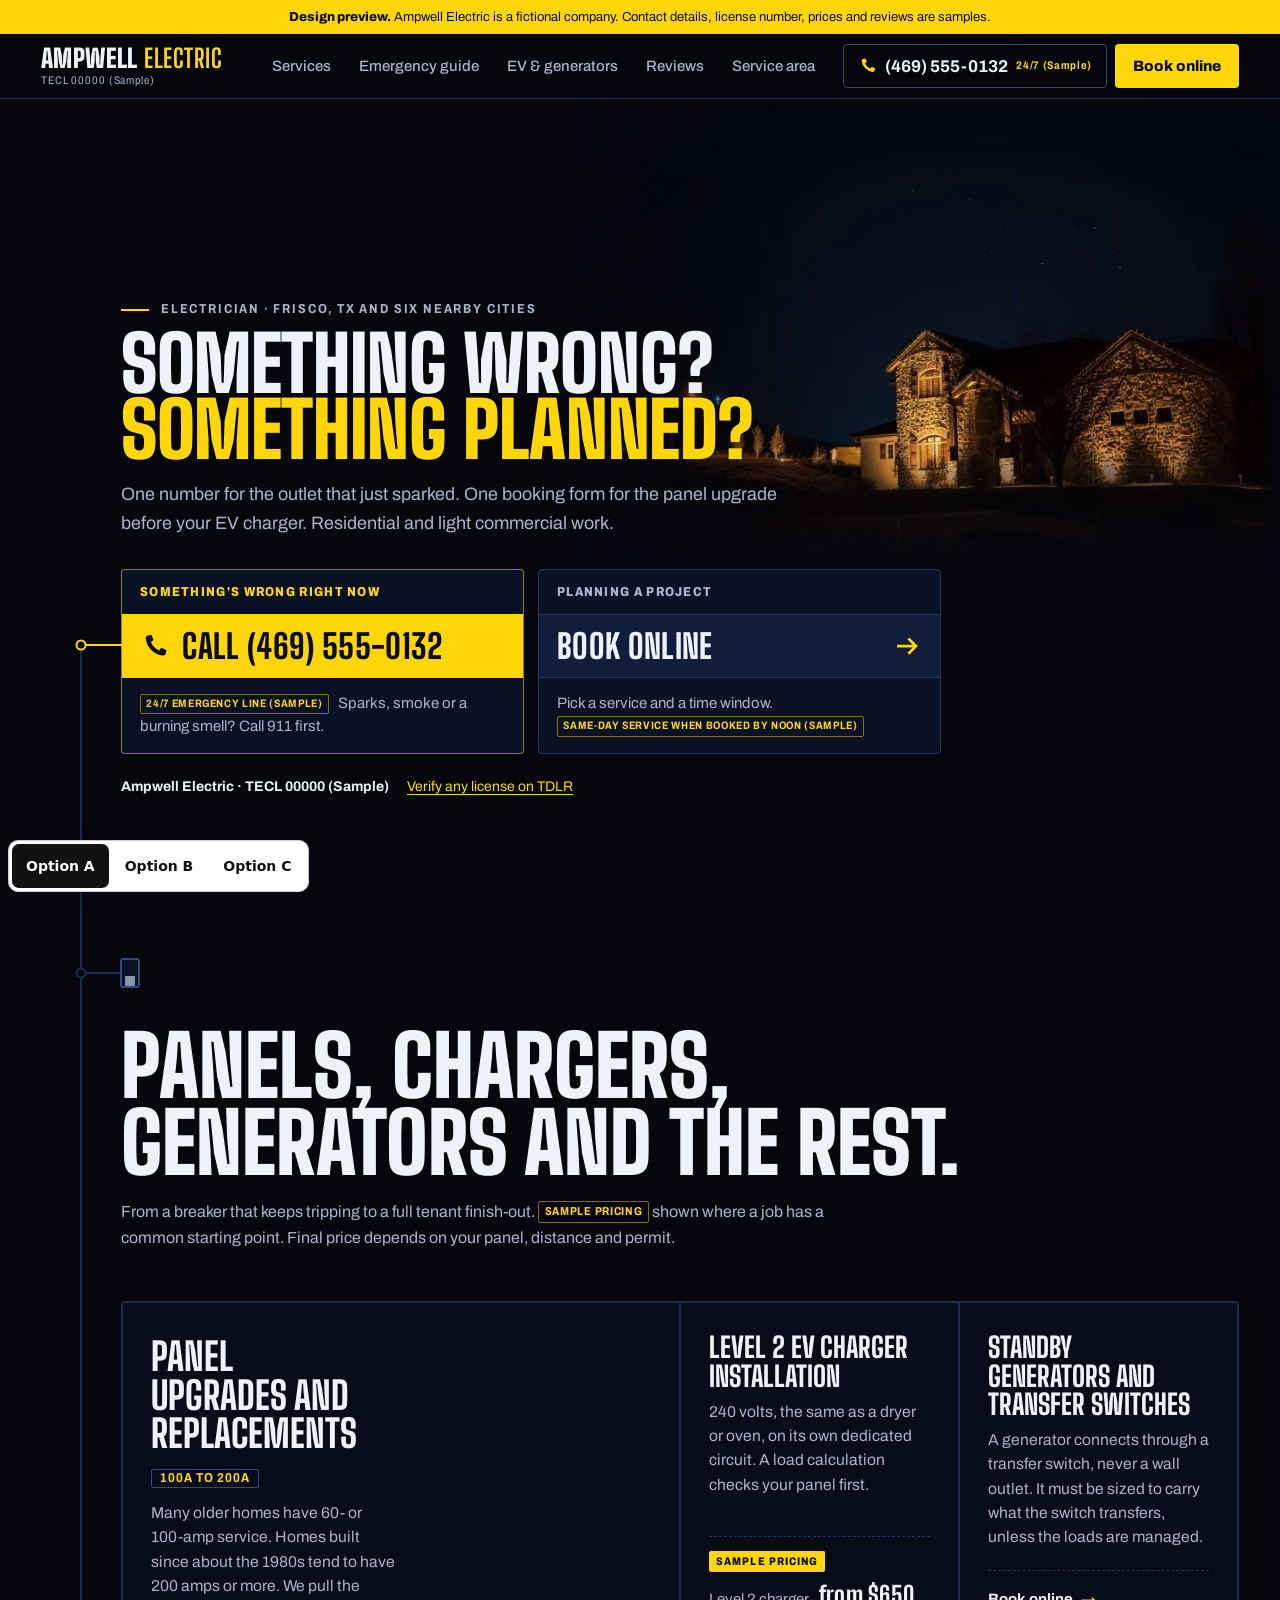
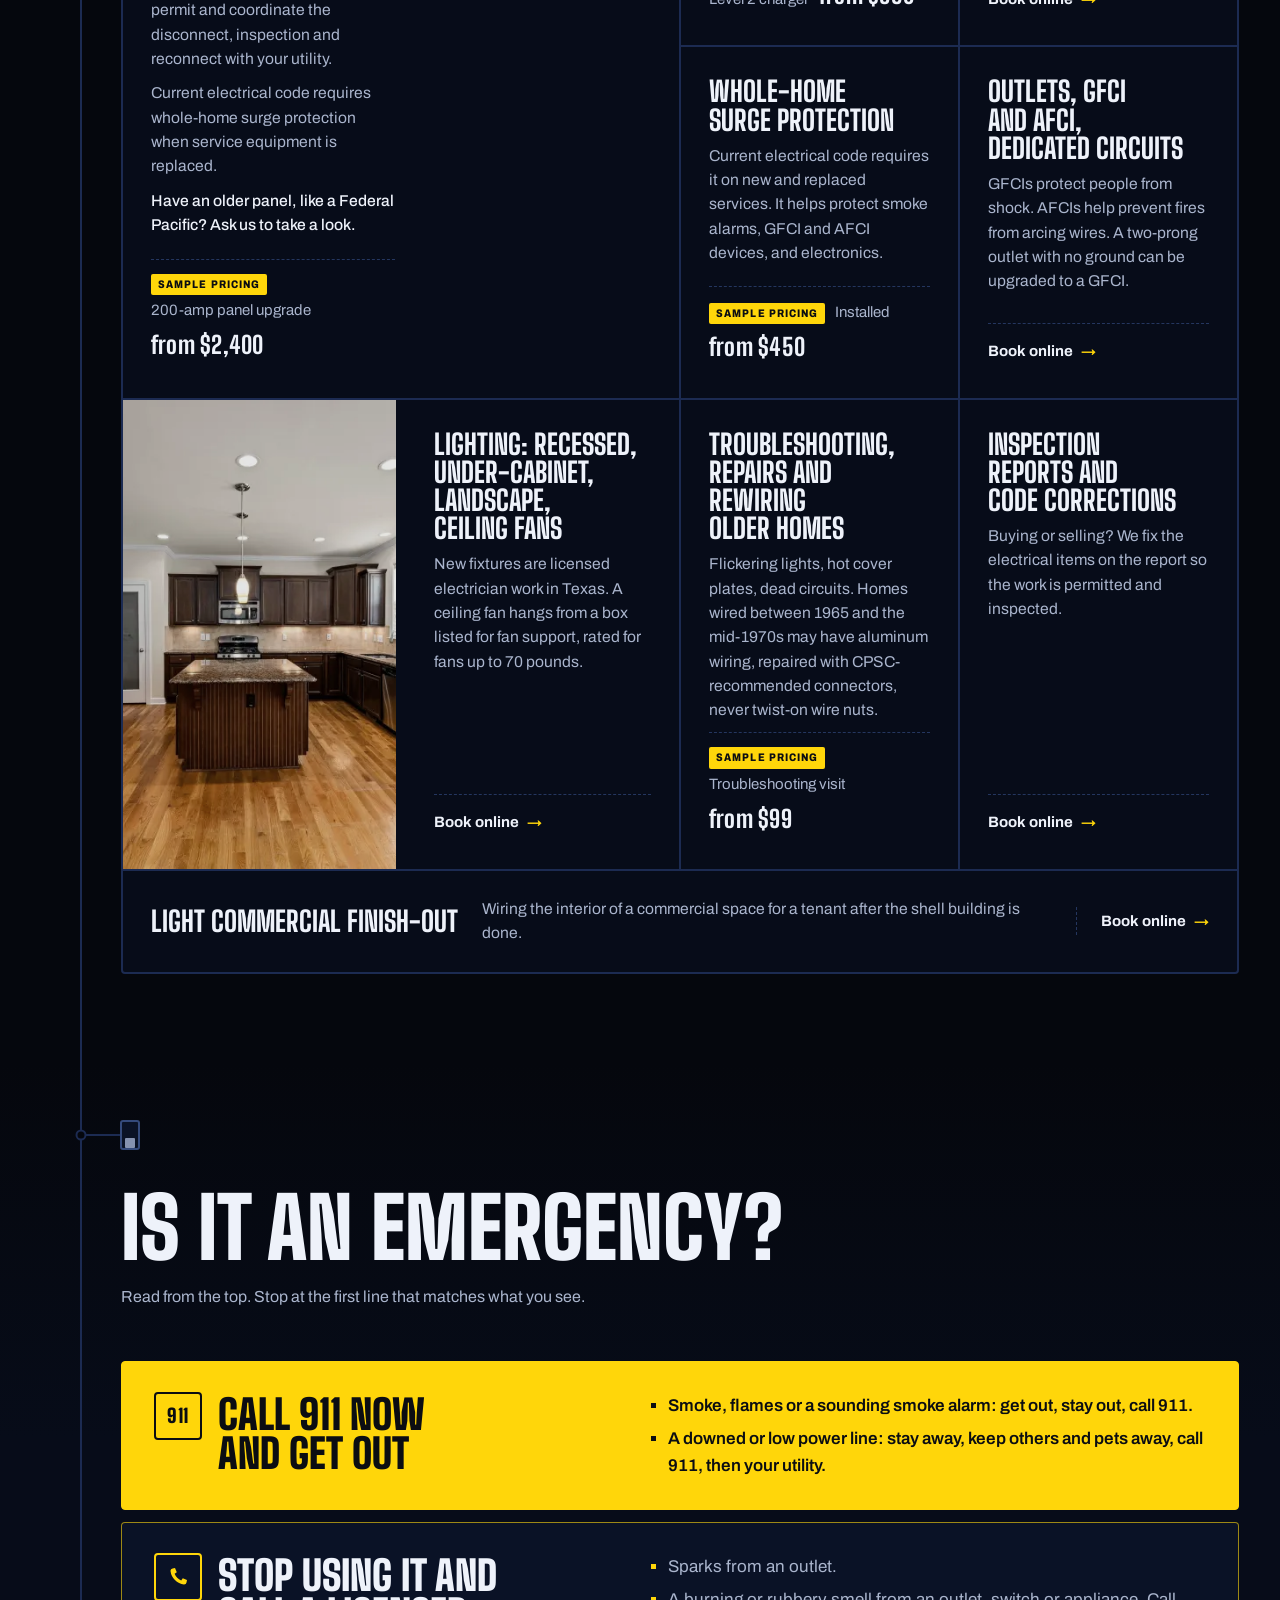
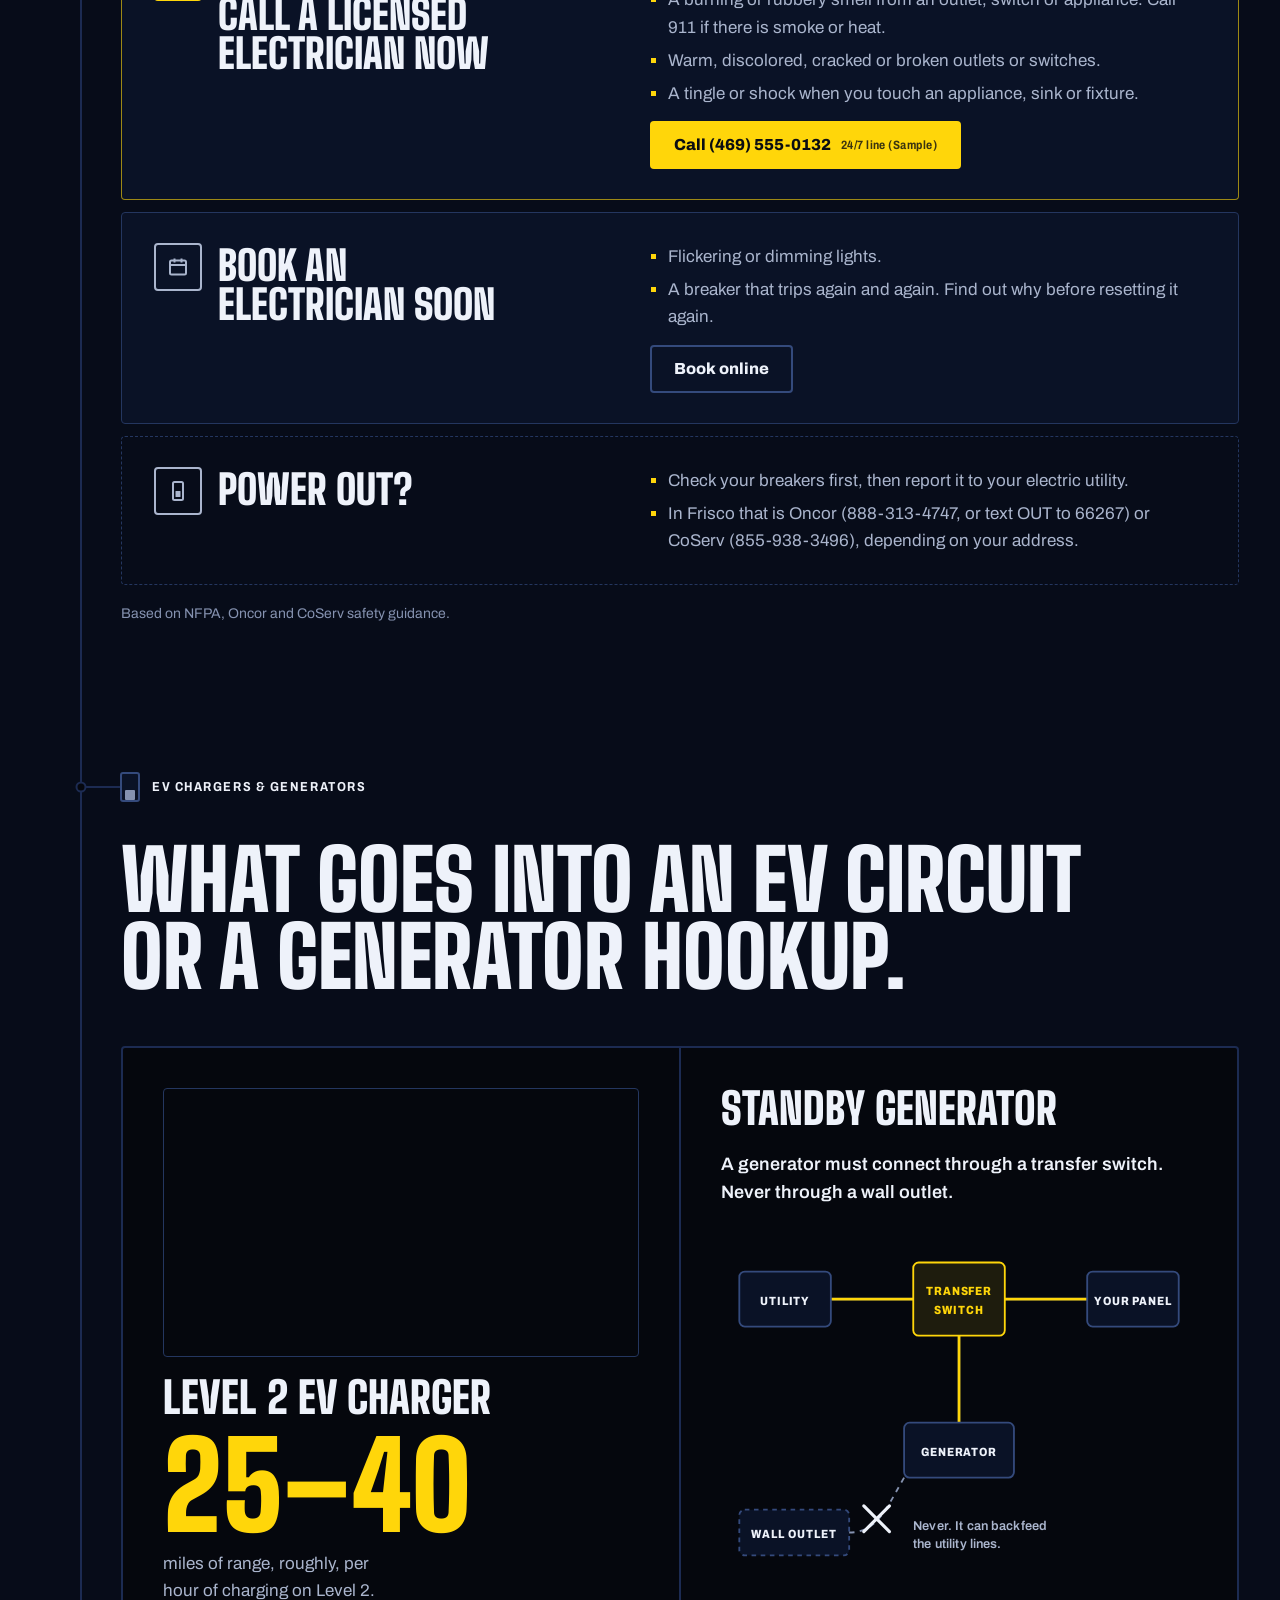
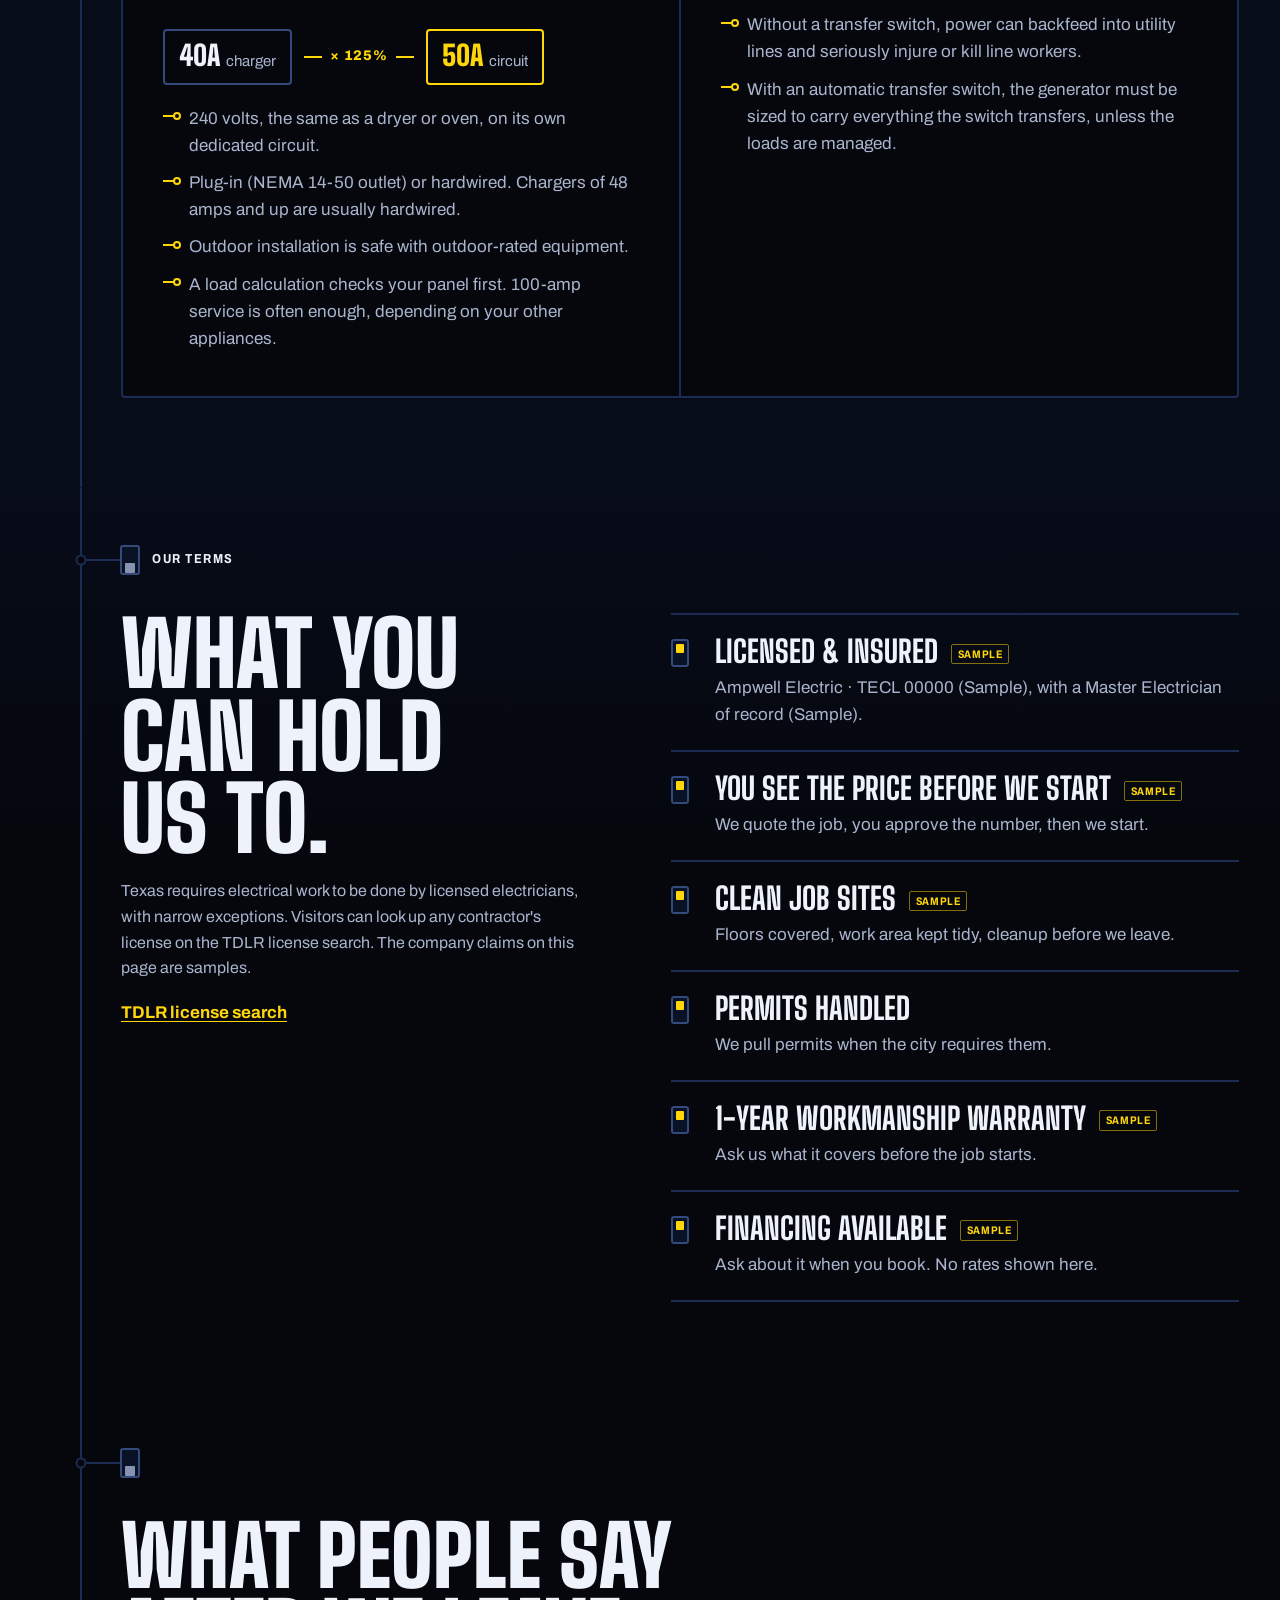
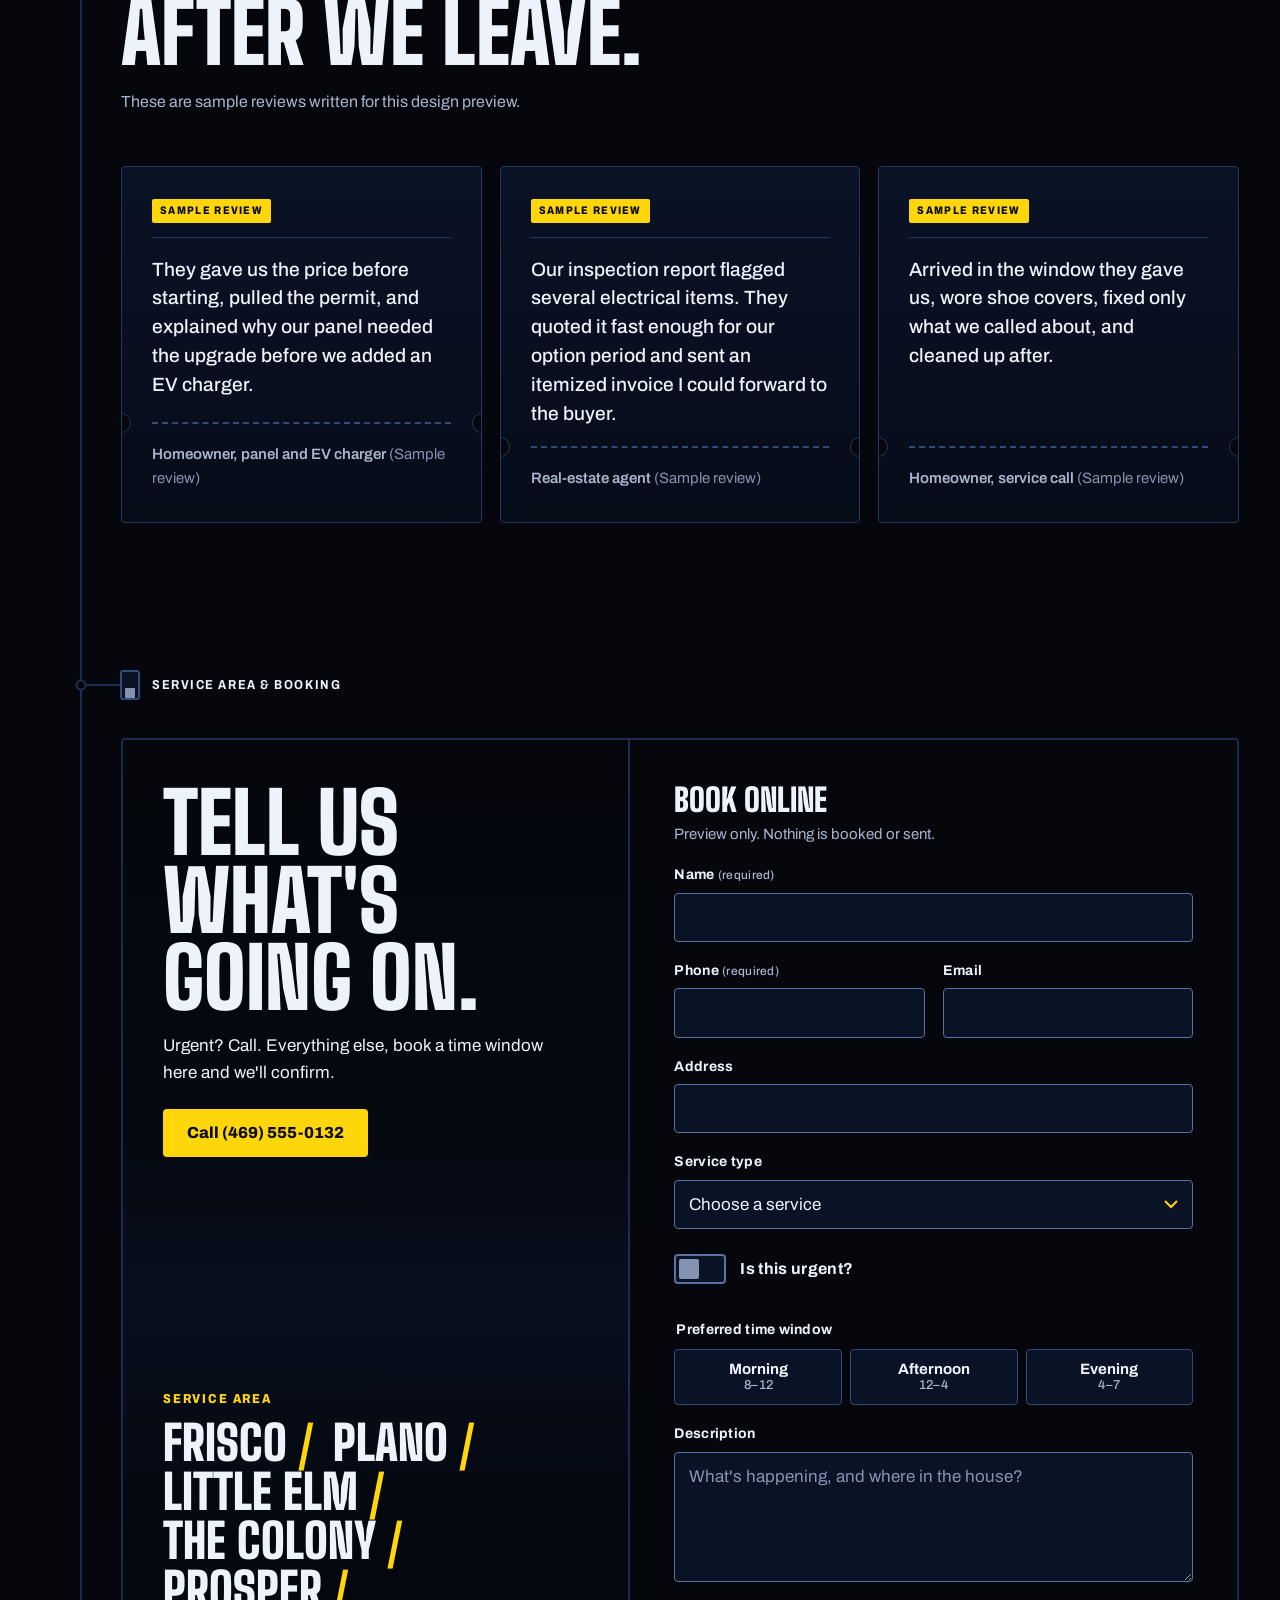
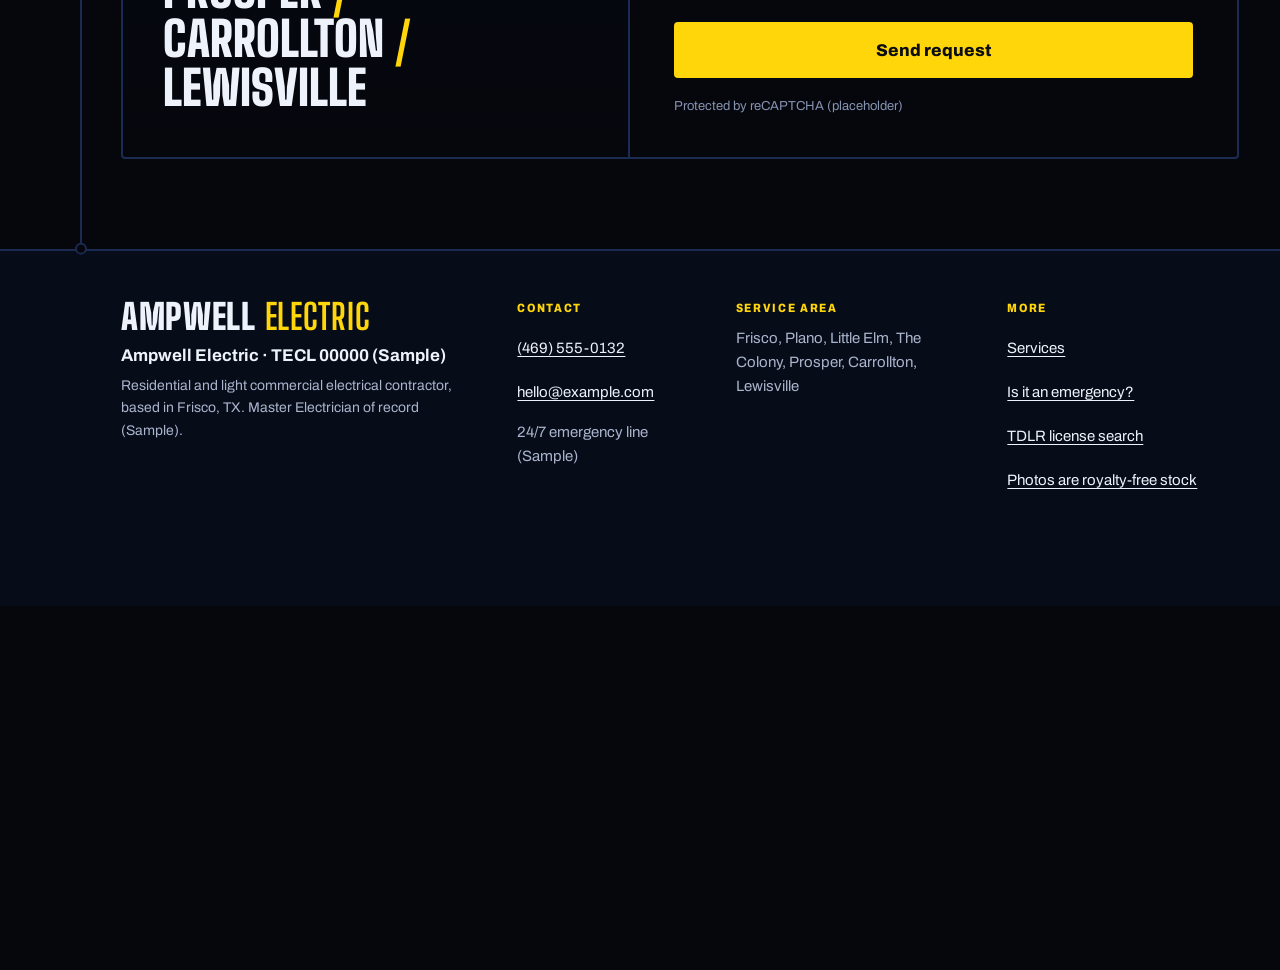
<file: index.html>
<!doctype html>
<html lang="en">
<head>
<meta charset="utf-8">
<link rel="icon" href="data:image/svg+xml,%3Csvg xmlns='http://www.w3.org/2000/svg' viewBox='0 0 32 32'%3E%3Crect width='32' height='32' rx='5' fill='%2306080f'/%3E%3Crect x='10' y='5' width='12' height='22' rx='2' fill='none' stroke='%23ffd60a' stroke-width='2.5'/%3E%3Crect x='13' y='8' width='6' height='7' rx='1' fill='%23ffd60a'/%3E%3C/svg%3E">
<meta name="viewport" content="width=device-width, initial-scale=1">
<meta name="robots" content="noindex, nofollow">
<meta http-equiv="refresh" content="0; url=option-a/">
<title>Ampwell Electric (fictional): design preview</title>
<style>
  body { margin: 0; min-height: 100vh; display: grid; place-items: center; font: 16px/1.5 system-ui, -apple-system, "Segoe UI", sans-serif; color: #1b1d21; background: #f5f4f0; }
  main { max-width: 32rem; padding: 2rem; text-align: center; }
  a { color: #0b4f8a; font-weight: 600; }
  @media (min-width: 2400px) { html { font-size: 150%; } body { font-size: 24px; } }
  a:focus-visible { outline: 3px solid #1a73e8; outline-offset: 2px; }
</style>
</head>
<body>
<main>
  <h1>Design preview</h1>
  <p>Opening Option A. If nothing happens, <a href="option-a/">go to Option A</a>.</p>
  <p>Ampwell Electric is a fictional company made for this design preview.</p>
</main>
</body>
</html>
</file>
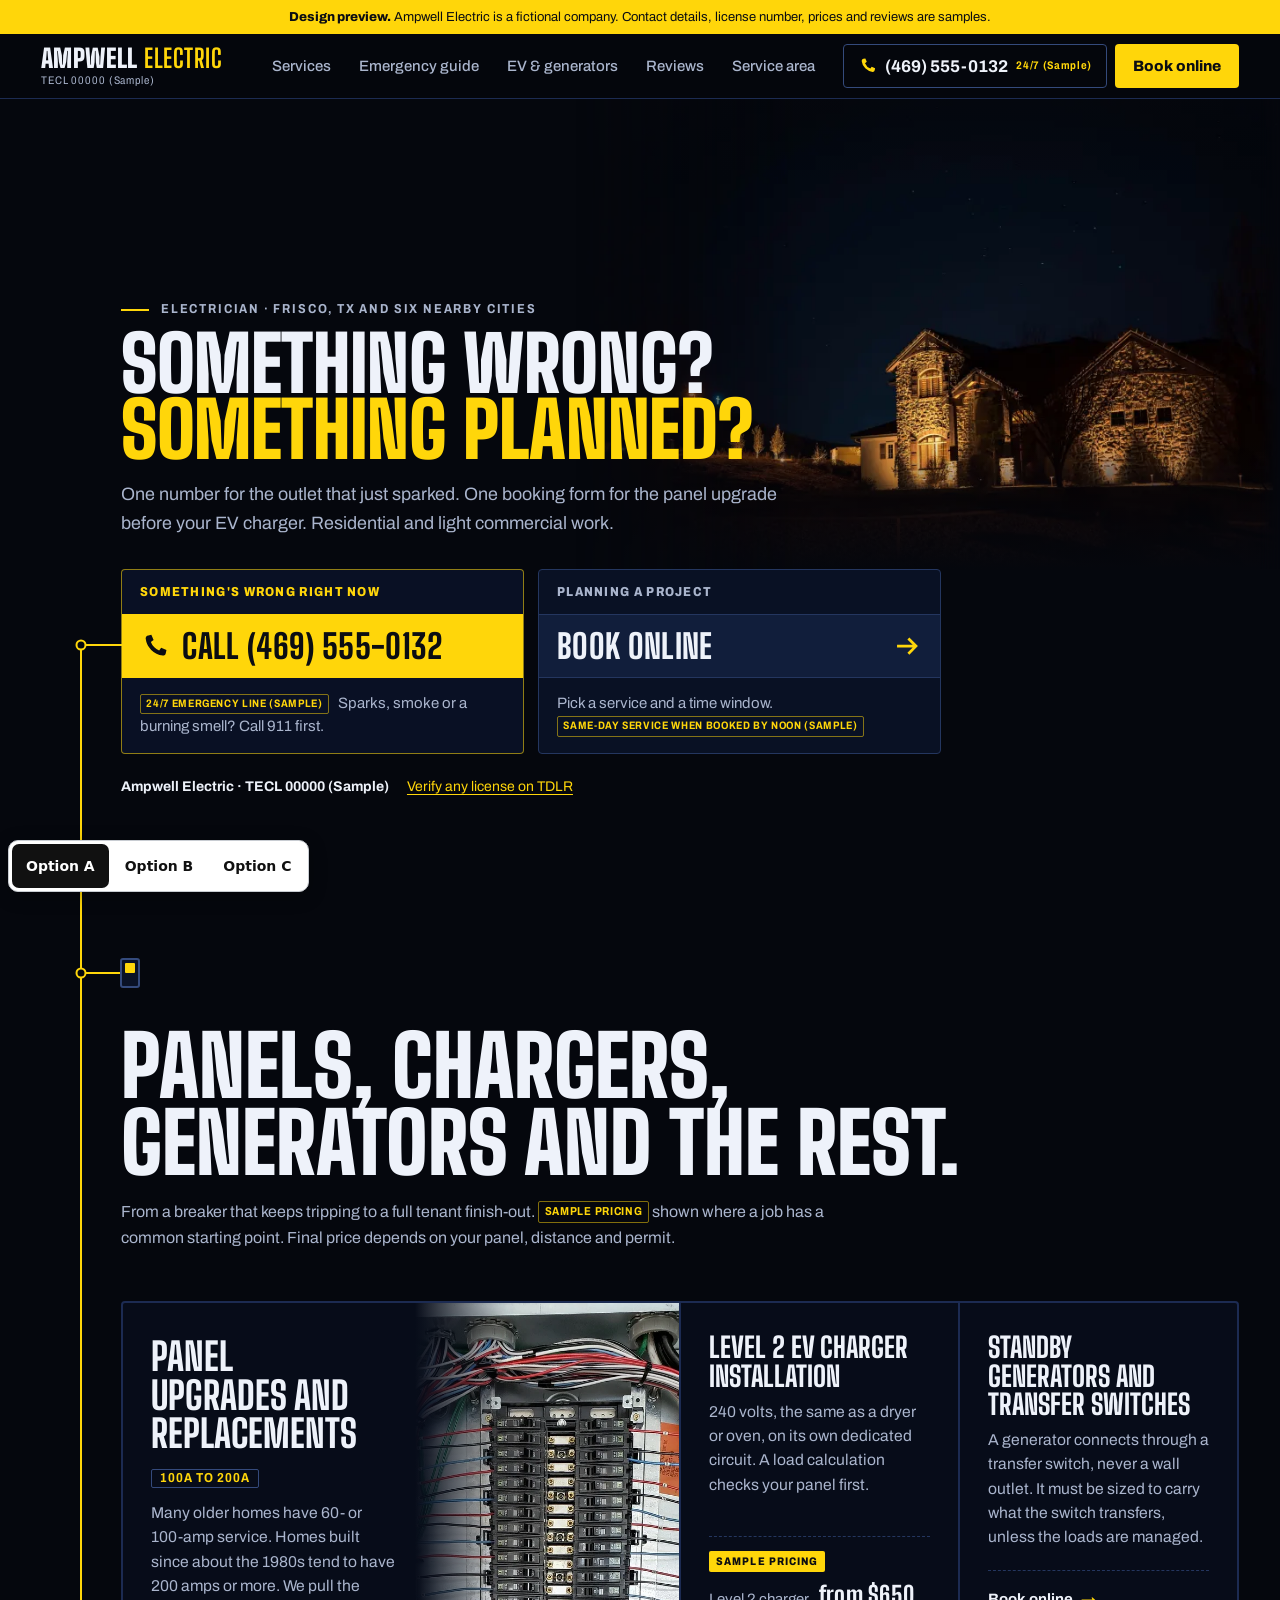
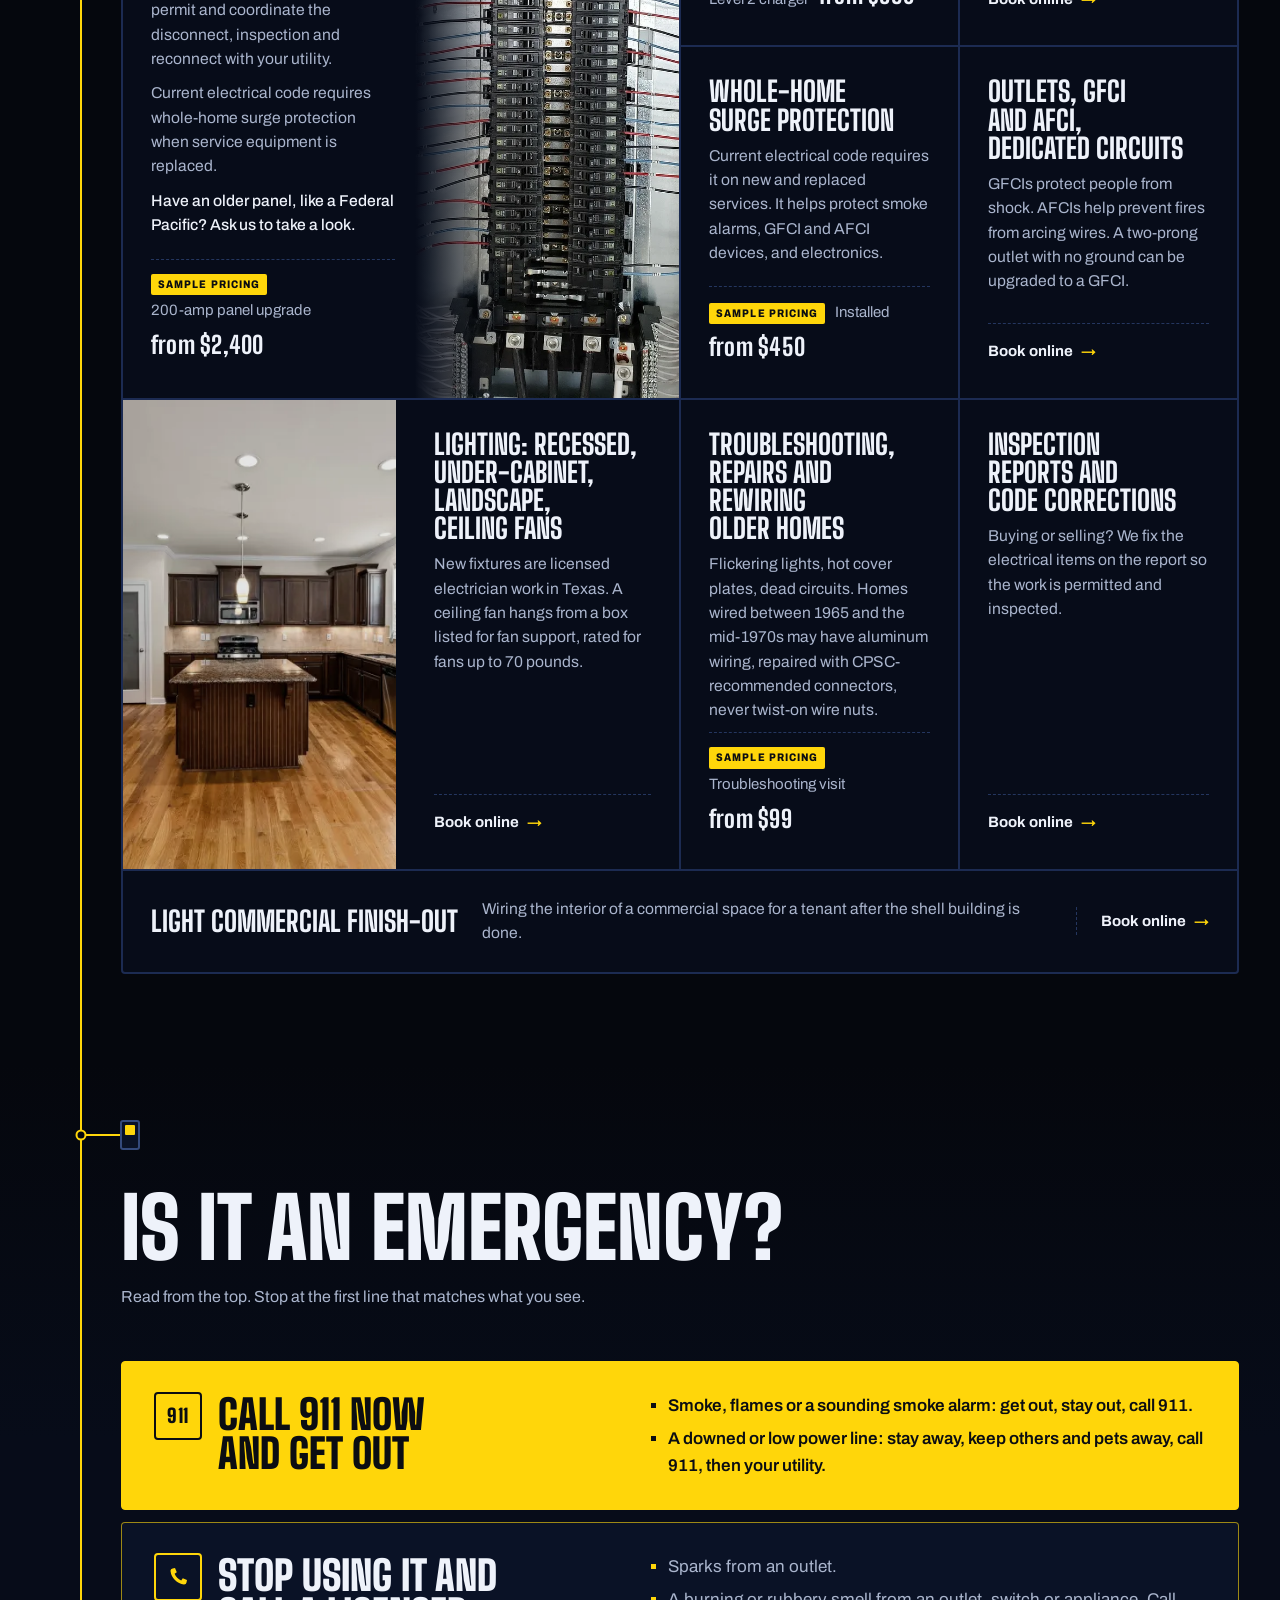
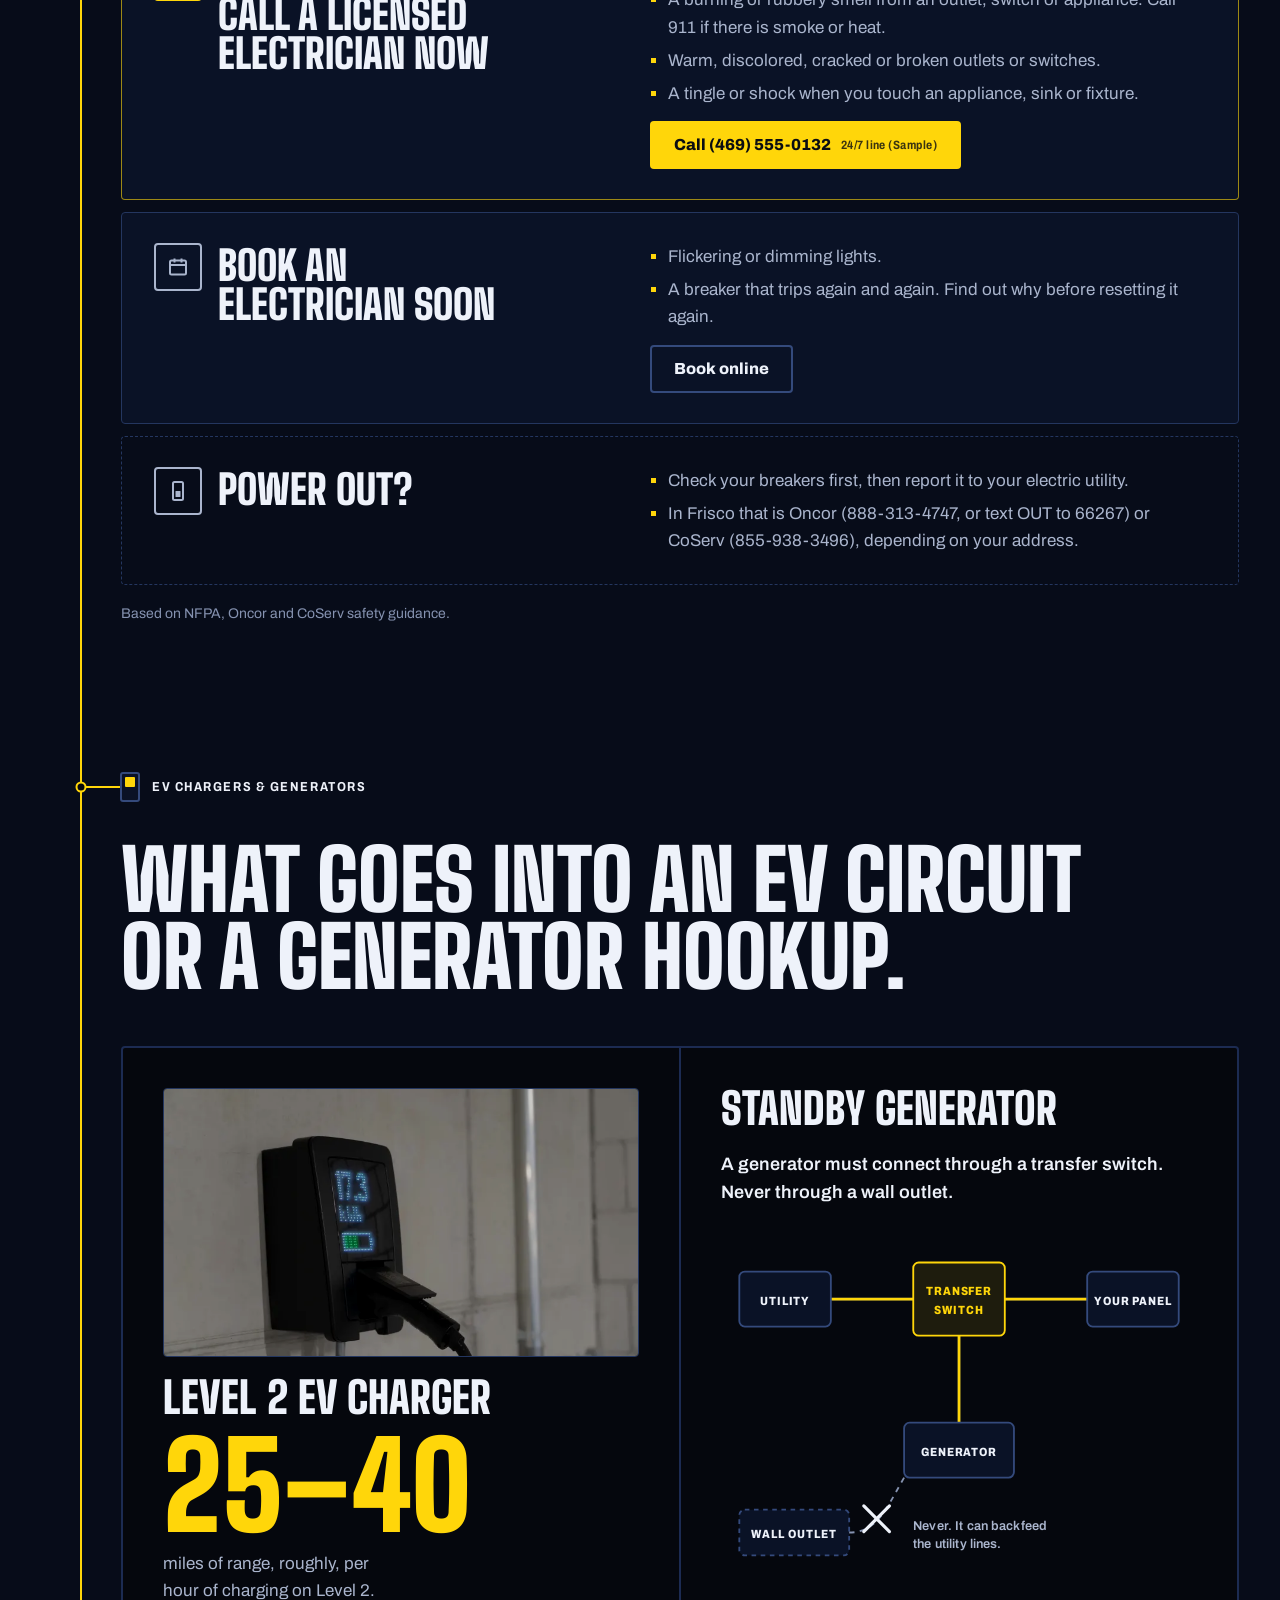
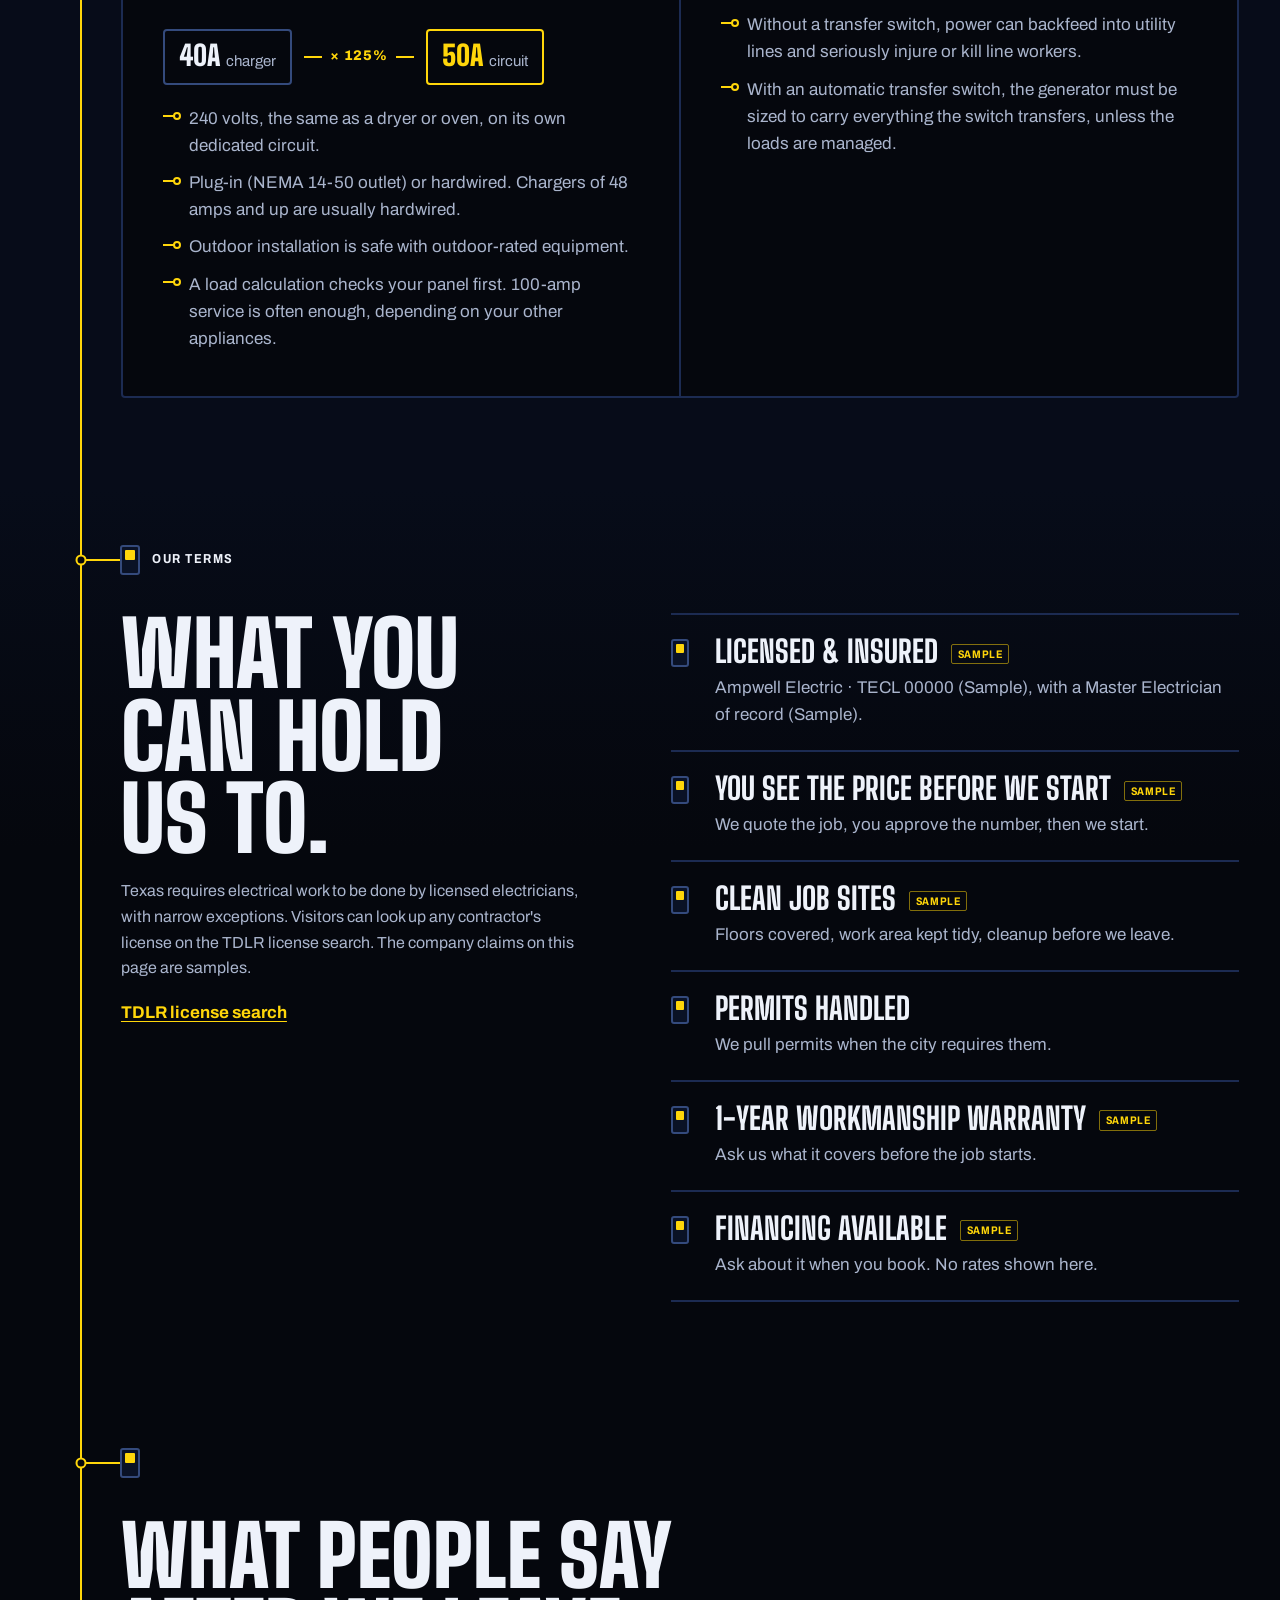
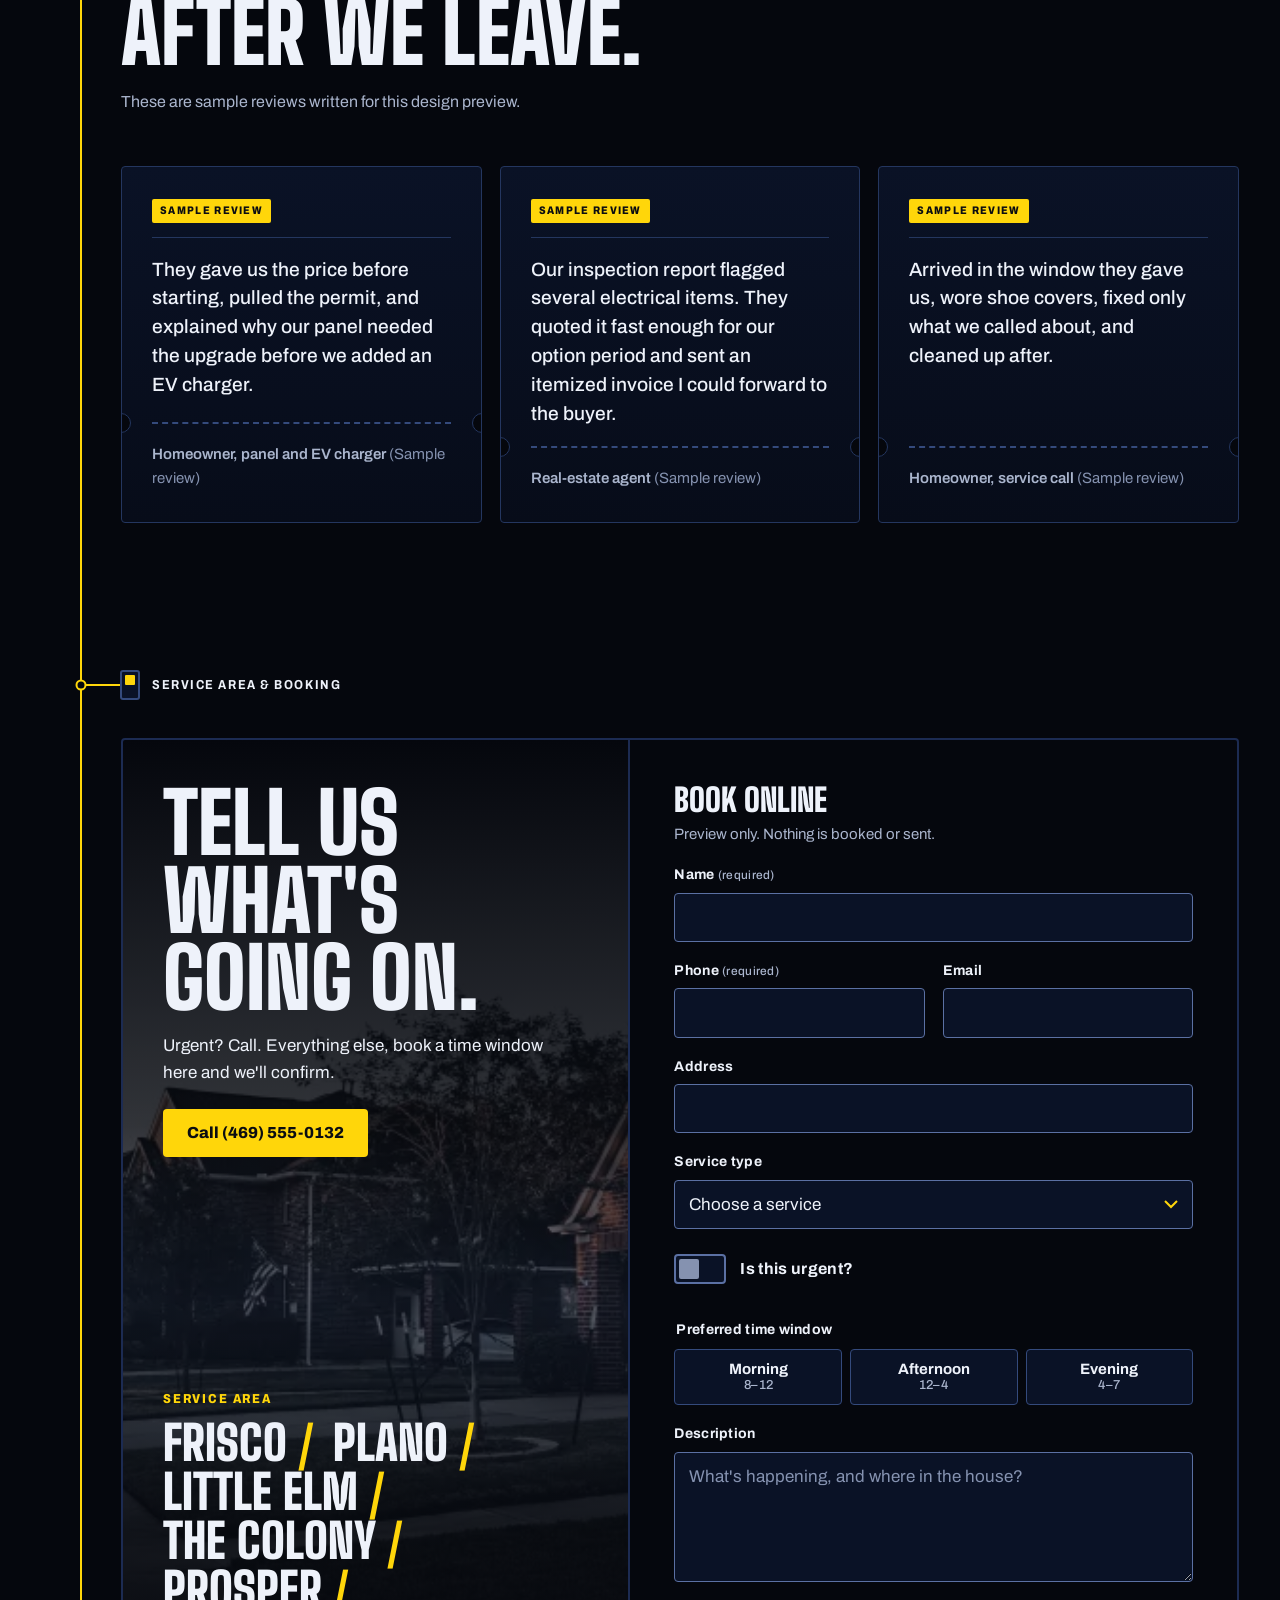
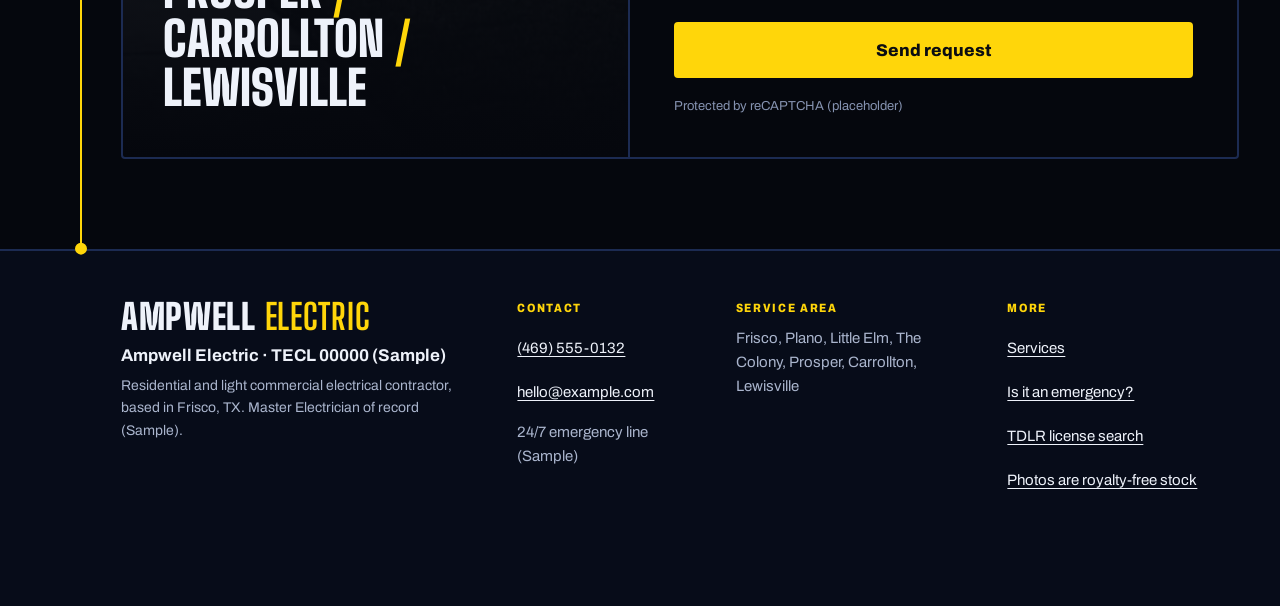
<file: option-a/index.html>
<!--
  Option A, "High voltage": a near-black and navy page where one yellow conductor run leaves the
  hero's call button, travels down the left edge and lands on a breaker at every section.
  Pitch note: look first at the hero's two paths (call now / book a project) and watch the yellow
  trace draw from the call button down the page as you scroll. Then open the emergency guide.
-->
<!doctype html>
<html lang="en">
<head>
  <meta charset="utf-8">
  <meta name="viewport" content="width=device-width, initial-scale=1">
  <meta name="robots" content="noindex, nofollow">
  <title>Ampwell Electric (Sample) | Electrician in Frisco, TX | Design preview A</title>
  <meta name="description" content="Design preview for a fictional electrician. Emergency calls and planned projects: panel upgrades, EV chargers, generators, lighting and repairs in Frisco and nearby cities.">
  <meta name="theme-color" content="#06080f">
  <link rel="icon" href="data:image/svg+xml,%3Csvg xmlns='http://www.w3.org/2000/svg' viewBox='0 0 32 32'%3E%3Crect width='32' height='32' rx='5' fill='%2306080f'/%3E%3Crect x='10' y='5' width='12' height='22' rx='2' fill='none' stroke='%23ffd60a' stroke-width='2.5'/%3E%3Crect x='13' y='8' width='6' height='7' rx='1' fill='%23ffd60a'/%3E%3C/svg%3E">
  <link rel="preconnect" href="https://fonts.googleapis.com">
  <link rel="preconnect" href="https://fonts.gstatic.com" crossorigin>
  <link rel="stylesheet" href="https://fonts.googleapis.com/css2?family=Big+Shoulders+Display:wght@700;800;900&family=Archivo:wdth,wght@62..125,400..800&display=swap">
  <link rel="preload" as="image" href="../assets/img/landscape-lighting-01-1600.webp"
        imagesrcset="../assets/img/landscape-lighting-01-800.webp 800w, ../assets/img/landscape-lighting-01-1600.webp 1600w, ../assets/img/landscape-lighting-01-2400.webp 2400w"
        imagesizes="(min-width: 1000px) 55vw, 100vw" fetchpriority="high">
  <link rel="stylesheet" href="styles.css">
</head>
<body>
  <a class="skip" href="#main">Skip to content</a>

  <div class="preview-bar" role="note">
    <p><strong>Design preview.</strong> Ampwell Electric is a fictional company. Contact details, license number, prices and reviews are samples.</p>
  </div>

  <header class="site-header">
    <div class="site-header__inner">
      <a class="wordmark" href="#top" aria-label="Ampwell Electric, back to top">
        <!-- PLACEHOLDER: company name -->
        <span class="wordmark__name">Ampwell <span>Electric</span></span>
        <!-- PLACEHOLDER: license number -->
        <span class="wordmark__lic">TECL 00000 (Sample)</span>
      </a>
      <nav class="site-nav" aria-label="Main">
        <ul>
          <li><a href="#services">Services</a></li>
          <li><a href="#emergency">Emergency guide</a></li>
          <li><a href="#ev-generators">EV &amp; generators</a></li>
          <li><a href="#reviews">Reviews</a></li>
          <li><a href="#book">Service area</a></li>
        </ul>
      </nav>
      <div class="site-header__actions">
        <!-- PLACEHOLDER: phone number and 24/7 line -->
        <a class="hdr-call" href="tel:+14695550132">
          <svg class="ico" viewBox="0 0 24 24" aria-hidden="true" focusable="false"><path d="M6.6 3.5 9 3l1.8 4.2-2.2 1.6a12 12 0 0 0 6.6 6.6l1.6-2.2L21 15l-.5 2.4A2.5 2.5 0 0 1 18 19.5 15.5 15.5 0 0 1 4.5 6a2.5 2.5 0 0 1 2.1-2.5Z"/></svg>
          <span class="hdr-call__short">Call</span>
          <span class="hdr-call__num">(469) 555-0132</span>
          <span class="hdr-call__tag">24/7 (Sample)</span>
        </a>
        <a class="btn btn--volt btn--sm" href="#book">Book online</a>
      </div>
    </div>
  </header>

  <main id="main">
    <!-- ============ HERO ============ -->
    <section class="hero" id="top" aria-labelledby="hero-title">
      <div class="hero__media">
        <img src="../assets/img/landscape-lighting-01-1600.webp"
             srcset="../assets/img/landscape-lighting-01-800.webp 800w, ../assets/img/landscape-lighting-01-1600.webp 1600w, ../assets/img/landscape-lighting-01-2400.webp 2400w"
             sizes="(min-width: 1000px) 55vw, 100vw"
             width="2400" height="1597"
             alt="Stone house at night with warm uplights washing its walls under a starry sky"
             fetchpriority="high" loading="eager" decoding="async">
      </div>

      <div class="wrap hero__wrap">
        <div class="hero__content">
          <p class="eyebrow">Electrician &middot; Frisco, TX and six nearby cities</p>
          <h1 class="hero__title" id="hero-title">
            <span>Something wrong?</span>
            <span class="volt">Something planned?</span>
          </h1>
          <p class="hero__lede">One number for the outlet that just sparked. One booking form for the panel upgrade before your EV charger. Residential and light commercial work.</p>

          <div class="paths">
            <!-- The yellow conductor run starts at the call button and heads down the page. -->
            <svg class="bus bus--hero" aria-hidden="true" focusable="false">
              <line class="etch" x1="100%" y1="76" x2="50%" y2="76"/>
              <line class="etch" x1="50%" y1="76" x2="50%" y2="100%"/>
              <line class="live live--stub" pathLength="1" x1="100%" y1="76" x2="50%" y2="76"/>
              <line class="live live--drop" pathLength="1" x1="50%" y1="76" x2="50%" y2="100%"/>
              <circle class="node node--on" cx="50%" cy="76" r="4.5"/>
            </svg>

            <article class="path path--now">
              <h2 class="path__q">Something's wrong right now</h2>
              <!-- PLACEHOLDER: phone number and 24/7 emergency line -->
              <a class="path__btn path__btn--call" href="tel:+14695550132">
                <svg class="ico" viewBox="0 0 24 24" aria-hidden="true" focusable="false"><path d="M6.6 3.5 9 3l1.8 4.2-2.2 1.6a12 12 0 0 0 6.6 6.6l1.6-2.2L21 15l-.5 2.4A2.5 2.5 0 0 1 18 19.5 15.5 15.5 0 0 1 4.5 6a2.5 2.5 0 0 1 2.1-2.5Z"/></svg>
                <span>Call (469) 555-0132</span>
              </a>
              <p class="path__note"><span class="sample">24/7 emergency line (Sample)</span> Sparks, smoke or a burning smell? Call 911 first.</p>
            </article>

            <article class="path path--plan">
              <h2 class="path__q">Planning a project</h2>
              <a class="path__btn path__btn--book" href="#book">
                <span>Book online</span>
                <svg class="ico" viewBox="0 0 24 24" aria-hidden="true" focusable="false"><path d="M4 12h14M13 6l6 6-6 6" fill="none" stroke="currentColor" stroke-width="2.2"/></svg>
              </a>
              <!-- PLACEHOLDER: same-day promise -->
              <p class="path__note">Pick a service and a time window. <span class="sample">Same-day service when booked by noon (Sample)</span></p>
            </article>
            <!-- PLACEHOLDER: company name and license number -->
            <p class="hero__lic">
              <span>Ampwell Electric &middot; TECL 00000 (Sample)</span>
              <a href="https://www.tdlr.texas.gov/LicenseSearch/" rel="noopener" target="_blank">Verify any license on TDLR<span class="visually-hidden"> (opens in a new tab)</span></a>
            </p>
          </div>

        </div>
      </div>
    </section>

    <!-- ============ SERVICES ============ -->
    <section class="ckt ckt--services" id="services" aria-labelledby="services-title">
      <div class="wrap">
        <svg class="bus" aria-hidden="true" focusable="false">
          <line class="etch" x1="50%" y1="0" x2="50%" y2="100%"/>
          <line class="etch" x1="50%" y1="72" x2="100%" y2="72"/>
          <line class="live live--bus" pathLength="1" x1="50%" y1="0" x2="50%" y2="100%"/>
          <line class="live live--branch" pathLength="1" x1="50%" y1="72" x2="100%" y2="72"/>
          <circle class="node" cx="50%" cy="72" r="4.5"/>
        </svg>
        <div class="ckt__body">
          <div class="ckt-tag" aria-hidden="true"><span class="breaker"><span></span></span></div>
          <div class="sec-head">
            <h2 class="sec-title" id="services-title">Panels, chargers, generators and the rest.</h2>
            <p class="sec-sub">From a breaker that keeps tripping to a full tenant finish-out. <span class="sample">Sample pricing</span> shown where a job has a common starting point. Final price depends on your panel, distance and permit.</p>
          </div>

          <ul class="svc-grid" role="list">
            <li class="svc svc--panel">
              <div class="svc__text">
                <h3>Panel upgrades and replacements <span class="svc__spec">100A to 200A</span></h3>
                <p>Many older homes have 60- or 100-amp service. Homes built since about the 1980s tend to have 200 amps or more. We pull the permit and coordinate the disconnect, inspection and reconnect with your utility.</p>
                <p>Current electrical code requires whole-home surge protection when service equipment is replaced.</p>
                <p class="svc__aside">Have an older panel, like a Federal Pacific? Ask us to take a look.</p>
                <!-- PLACEHOLDER: sample price -->
                <p class="price"><span class="price__tag">Sample pricing</span> 200-amp panel upgrade <strong>from $2,400</strong></p>
              </div>
              <figure class="svc__photo">
                <img src="../assets/img/panel-open-01-622.webp" width="622" height="1280"
                     alt="Open residential breaker panel with rows of breakers and neatly routed wires"
                     loading="lazy" decoding="async">
              </figure>
            </li>
            <li class="svc">
              <h3>Level 2 EV charger installation</h3>
              <p>240 volts, the same as a dryer or oven, on its own dedicated circuit. A load calculation checks your panel first.</p>
              <!-- PLACEHOLDER: sample price -->
              <p class="price"><span class="price__tag">Sample pricing</span> Level 2 charger <strong>from $650</strong></p>
            </li>
            <li class="svc">
              <h3>Standby generators and transfer switches</h3>
              <p>A generator connects through a transfer switch, never a wall outlet. It must be sized to carry what the switch transfers, unless the loads are managed.</p>
              <p class="svc__foot"><a href="#book">Book online<span class="visually-hidden"> for standby generators and transfer switches</span></a></p>
            </li>
            <li class="svc">
              <h3>Whole-home surge protection</h3>
              <p>Current electrical code requires it on new and replaced services. It helps protect smoke alarms, GFCI and AFCI devices, and electronics.</p>
              <!-- PLACEHOLDER: sample price -->
              <p class="price"><span class="price__tag">Sample pricing</span> Installed <strong>from $450</strong></p>
            </li>
            <li class="svc">
              <h3>Outlets, GFCI and AFCI, dedicated circuits</h3>
              <p>GFCIs protect people from shock. AFCIs help prevent fires from arcing wires. A two-prong outlet with no ground can be upgraded to a GFCI.</p>
              <p class="svc__foot"><a href="#book">Book online<span class="visually-hidden"> for outlets and dedicated circuits</span></a></p>
            </li>
            <li class="svc svc--light">
              <figure class="svc__photo">
                <img src="../assets/img/recessed-lighting-kitchen-02-800.webp"
                     srcset="../assets/img/recessed-lighting-kitchen-02-800.webp 800w, ../assets/img/recessed-lighting-kitchen-02-1600.webp 1600w"
                     sizes="(min-width: 1100px) 600px, (min-width: 700px) 50vw, 100vw"
                     width="800" height="534"
                     alt="Dark wood kitchen with recessed ceiling lights, a pendant over the island and lit under-cabinet strips"
                     loading="lazy" decoding="async">
              </figure>
              <div class="svc__text">
                <h3>Lighting: recessed, under-cabinet, landscape, ceiling fans</h3>
                <p>New fixtures are licensed electrician work in Texas. A ceiling fan hangs from a box listed for fan support, rated for fans up to 70 pounds.</p>
                <p class="svc__foot"><a href="#book">Book online<span class="visually-hidden"> for lighting work</span></a></p>
              </div>
            </li>
            <li class="svc">
              <h3>Troubleshooting, repairs and rewiring older homes</h3>
              <p>Flickering lights, hot cover plates, dead circuits. Homes wired between 1965 and the mid-1970s may have aluminum wiring, repaired with CPSC-recommended connectors, never twist-on wire nuts.</p>
              <!-- PLACEHOLDER: sample price -->
              <p class="price"><span class="price__tag">Sample pricing</span> Troubleshooting visit <strong>from $99</strong></p>
            </li>
            <li class="svc">
              <h3>Inspection reports and code corrections</h3>
              <p>Buying or selling? We fix the electrical items on the report so the work is permitted and inspected.</p>
              <p class="svc__foot"><a href="#book">Book online<span class="visually-hidden"> for inspection reports and code corrections</span></a></p>
            </li>
            <li class="svc svc--wide">
              <h3>Light commercial finish-out</h3>
              <p>Wiring the interior of a commercial space for a tenant after the shell building is done.</p>
              <p class="svc__foot"><a href="#book">Book online<span class="visually-hidden"> for light commercial finish-out</span></a></p>
            </li>
          </ul>
        </div>
      </div>
    </section>

    <!-- ============ EMERGENCY GUIDE ============ -->
    <section class="ckt ckt--guide" id="emergency" aria-labelledby="guide-title">
      <div class="wrap">
        <svg class="bus" aria-hidden="true" focusable="false">
          <line class="etch" x1="50%" y1="0" x2="50%" y2="100%"/>
          <line class="etch" x1="50%" y1="72" x2="100%" y2="72"/>
          <line class="live live--bus" pathLength="1" x1="50%" y1="0" x2="50%" y2="100%"/>
          <line class="live live--branch" pathLength="1" x1="50%" y1="72" x2="100%" y2="72"/>
          <circle class="node" cx="50%" cy="72" r="4.5"/>
        </svg>
        <div class="ckt__body">
          <div class="ckt-tag" aria-hidden="true"><span class="breaker"><span></span></span></div>
          <div class="sec-head">
            <h2 class="sec-title" id="guide-title">Is it an emergency?</h2>
            <p class="sec-sub">Read from the top. Stop at the first line that matches what you see.</p>
          </div>

          <ol class="tiers" role="list">
            <li class="tier tier--911">
              <div class="tier__head">
                <span class="tier__mark tier__mark--text" aria-hidden="true">911</span>
                <h3>Call 911 now and get out</h3>
              </div>
              <ul class="tier__list">
                <li>Smoke, flames or a sounding smoke alarm: get out, stay out, call 911.</li>
                <li>A downed or low power line: stay away, keep others and pets away, call 911, then your utility.</li>
              </ul>
            </li>
            <li class="tier tier--now">
              <div class="tier__head">
                <span class="tier__mark" aria-hidden="true"><svg viewBox="0 0 24 24" focusable="false"><path d="M6.6 3.5 9 3l1.8 4.2-2.2 1.6a12 12 0 0 0 6.6 6.6l1.6-2.2L21 15l-.5 2.4A2.5 2.5 0 0 1 18 19.5 15.5 15.5 0 0 1 4.5 6a2.5 2.5 0 0 1 2.1-2.5Z" fill="currentColor"/></svg></span>
                <h3>Stop using it and call a licensed electrician now</h3>
              </div>
              <ul class="tier__list">
                <li>Sparks from an outlet.</li>
                <li>A burning or rubbery smell from an outlet, switch or appliance. Call 911 if there is smoke or heat.</li>
                <li>Warm, discolored, cracked or broken outlets or switches.</li>
                <li>A tingle or shock when you touch an appliance, sink or fixture.</li>
              </ul>
              <!-- PLACEHOLDER: 24/7 emergency line -->
              <a class="tier__cta btn btn--volt" href="tel:+14695550132">Call (469) 555-0132 <span class="btn__tag">24/7 line (Sample)</span></a>
            </li>
            <li class="tier tier--soon">
              <div class="tier__head">
                <span class="tier__mark" aria-hidden="true"><svg viewBox="0 0 24 24" focusable="false" fill="none" stroke="currentColor" stroke-width="2"><rect x="4" y="5.5" width="16" height="14" rx="1.5"/><path d="M4 10h16M8.5 3.5v4M15.5 3.5v4"/></svg></span>
                <h3>Book an electrician soon</h3>
              </div>
              <ul class="tier__list">
                <li>Flickering or dimming lights.</li>
                <li>A breaker that trips again and again. Find out why before resetting it again.</li>
              </ul>
              <a class="tier__cta btn btn--line" href="#book">Book online</a>
            </li>
            <li class="tier tier--out">
              <div class="tier__head">
                <span class="tier__mark" aria-hidden="true"><svg viewBox="0 0 24 24" focusable="false" fill="none" stroke="currentColor" stroke-width="2"><rect x="7" y="3" width="10" height="18" rx="1.5"/><rect x="9.5" y="12" width="5" height="6" rx=".5" fill="currentColor" stroke="none"/></svg></span>
                <h3>Power out?</h3>
              </div>
              <ul class="tier__list">
                <li>Check your breakers first, then report it to your electric utility.</li>
                <li>In Frisco that is Oncor (888-313-4747, or text OUT to 66267) or CoServ (855-938-3496), depending on your address.</li>
              </ul>
            </li>
          </ol>
          <p class="credit">Based on NFPA, Oncor and CoServ safety guidance.</p>
        </div>
      </div>
    </section>

    <!-- ============ EV + GENERATOR ============ -->
    <section class="ckt ckt--feature" id="ev-generators" aria-labelledby="feature-title">
      <div class="wrap">
        <svg class="bus" aria-hidden="true" focusable="false">
          <line class="etch" x1="50%" y1="0" x2="50%" y2="100%"/>
          <line class="etch" x1="50%" y1="72" x2="100%" y2="72"/>
          <line class="live live--bus" pathLength="1" x1="50%" y1="0" x2="50%" y2="100%"/>
          <line class="live live--branch" pathLength="1" x1="50%" y1="72" x2="100%" y2="72"/>
          <circle class="node" cx="50%" cy="72" r="4.5"/>
        </svg>
        <div class="ckt__body">
          <p class="ckt-tag"><span class="breaker" aria-hidden="true"><span></span></span><span class="ckt-tag__label">EV chargers &amp; generators</span></p>
          <div class="sec-head">
            <h2 class="sec-title" id="feature-title">What goes into an EV circuit or a generator hookup.</h2>
          </div>

          <div class="feature">
            <article class="feature__ev">
              <figure class="ev-photo">
                <img src="../assets/img/ev-charger-wall-01-800.webp"
                     srcset="../assets/img/ev-charger-wall-01-800.webp 800w, ../assets/img/ev-charger-wall-01-1600.webp 1600w"
                     sizes="(min-width: 1100px) 520px, (min-width: 700px) 45vw, 100vw"
                     width="800" height="534"
                     alt="Black wall-mounted EV charger with a lit display on a concrete garage wall"
                     loading="lazy" decoding="async">
              </figure>
              <h3 class="feature__title">Level 2 EV charger</h3>
              <div class="stat">
                <p class="stat__big">25&ndash;40</p>
                <p class="stat__cap">miles of range, roughly, per hour of charging on Level 2.</p>
              </div>
              <div class="sizing" role="img" aria-label="Sizing example: a 40-amp charger needs a 50-amp circuit, because the circuit is sized at 125 percent of the charger's rating.">
                <span class="sizing__box"><b>40A</b> charger</span>
                <span class="sizing__arrow" aria-hidden="true">&times; 125%</span>
                <span class="sizing__box sizing__box--volt"><b>50A</b> circuit</span>
              </div>
              <ul class="ticks" role="list">
                <li>240 volts, the same as a dryer or oven, on its own dedicated circuit.</li>
                <li>Plug-in (NEMA 14-50 outlet) or hardwired. Chargers of 48 amps and up are usually hardwired.</li>
                <li>Outdoor installation is safe with outdoor-rated equipment.</li>
                <li>A load calculation checks your panel first. 100-amp service is often enough, depending on your other appliances.</li>
              </ul>
            </article>

            <article class="feature__gen">
              <h3 class="feature__title">Standby generator</h3>
              <p class="feature__lede">A generator must connect through a transfer switch. Never through a wall outlet.</p>
              <svg class="diagram diagram--h" viewBox="0 0 520 380" role="img" aria-labelledby="dia-title dia-desc">
                <title id="dia-title">How a standby generator connects</title>
                <desc id="dia-desc">Utility power and the generator both feed a transfer switch, which feeds your panel. A generator plugged into a wall outlet is crossed out because it can backfeed the utility lines.</desc>
                <g class="dia__wires">
                  <path class="dia__etch" d="M120 70 H210"/>
                  <path class="dia__etch" d="M310 70 H400"/>
                  <path class="dia__etch" d="M260 205 V110"/>
                  <path class="dia__live" pathLength="1" d="M120 70 H210"/>
                  <path class="dia__live" pathLength="1" d="M310 70 H400"/>
                  <path class="dia__live" pathLength="1" d="M260 205 V110"/>
                </g>
                <g class="dia__boxes">
                  <rect x="20" y="40" width="100" height="60" rx="6"/>
                  <rect class="dia__key" x="210" y="30" width="100" height="80" rx="6"/>
                  <rect x="400" y="40" width="100" height="60" rx="6"/>
                  <rect x="200" y="205" width="120" height="60" rx="6"/>
                </g>
                <g class="dia__labels">
                  <text x="70" y="76">UTILITY</text>
                  <text class="dia__keytext" x="260" y="66">TRANSFER</text>
                  <text class="dia__keytext" x="260" y="86">SWITCH</text>
                  <text x="450" y="76">YOUR PANEL</text>
                  <text x="260" y="241">GENERATOR</text>
                </g>
                <g class="dia__wrong">
                  <rect x="20" y="300" width="120" height="50" rx="6"/>
                  <text x="80" y="331">WALL OUTLET</text>
                  <path class="dia__dash" d="M200 265 C 180 300, 170 325, 140 325"/>
                  <path class="dia__x" d="M156 296 l28 28 M184 296 l-28 28"/>
                  <text class="dia__note" x="210" y="322">Never. It can backfeed</text>
                  <text class="dia__note" x="210" y="342">the utility lines.</text>
                </g>
              </svg>
              <svg class="diagram diagram--v" viewBox="0 0 320 470" role="img" aria-labelledby="diav-title diav-desc">
                <title id="diav-title">How a standby generator connects</title>
                <desc id="diav-desc">Utility power and the generator both feed a transfer switch, which feeds your panel. A generator plugged into a wall outlet is crossed out because it can backfeed the utility lines.</desc>
                <g class="dia__wires">
                  <path class="dia__etch" d="M110 76 V150"/>
                  <path class="dia__etch" d="M110 230 V304"/>
                  <path class="dia__etch" d="M240 190 H180"/>
                  <path class="dia__live" pathLength="1" d="M110 76 V150"/>
                  <path class="dia__live" pathLength="1" d="M110 230 V304"/>
                  <path class="dia__live" pathLength="1" d="M240 190 H180"/>
                </g>
                <g class="dia__boxes">
                  <rect x="30" y="16" width="160" height="60" rx="6"/>
                  <rect class="dia__key" x="30" y="150" width="150" height="80" rx="6"/>
                  <rect x="30" y="304" width="160" height="60" rx="6"/>
                  <rect x="200" y="160" width="110" height="60" rx="6"/>
                </g>
                <g class="dia__labels">
                  <text x="110" y="52">UTILITY</text>
                  <text class="dia__keytext" x="105" y="186">TRANSFER</text>
                  <text class="dia__keytext" x="105" y="208">SWITCH</text>
                  <text x="110" y="340">YOUR PANEL</text>
                  <text x="255" y="196">GENERATOR</text>
                </g>
                <g class="dia__wrong">
                  <path class="dia__dash" d="M255 220 V400"/>
                  <path class="dia__x" d="M240 290 l30 30 M270 290 l-30 30"/>
                  <rect x="200" y="400" width="110" height="50" rx="6"/>
                  <text x="255" y="431">WALL OUTLET</text>
                  <text class="dia__note" x="30" y="410">Never. It can</text>
                  <text class="dia__note" x="30" y="432">backfeed the</text>
                  <text class="dia__note" x="30" y="454">utility lines.</text>
                </g>
              </svg>
              <ul class="ticks" role="list">
                <li>Without a transfer switch, power can backfeed into utility lines and seriously injure or kill line workers.</li>
                <li>With an automatic transfer switch, the generator must be sized to carry everything the switch transfers, unless the loads are managed.</li>
              </ul>
            </article>
          </div>
        </div>
      </div>
    </section>

    <!-- ============ WHY ============ -->
    <section class="ckt ckt--why" id="why" aria-labelledby="why-title">
      <div class="wrap">
        <svg class="bus" aria-hidden="true" focusable="false">
          <line class="etch" x1="50%" y1="0" x2="50%" y2="100%"/>
          <line class="etch" x1="50%" y1="72" x2="100%" y2="72"/>
          <line class="live live--bus" pathLength="1" x1="50%" y1="0" x2="50%" y2="100%"/>
          <line class="live live--branch" pathLength="1" x1="50%" y1="72" x2="100%" y2="72"/>
          <circle class="node" cx="50%" cy="72" r="4.5"/>
        </svg>
        <div class="ckt__body">
          <p class="ckt-tag"><span class="breaker" aria-hidden="true"><span></span></span><span class="ckt-tag__label">Our terms</span></p>
          <div class="why">
            <div class="why__head">
              <h2 class="sec-title" id="why-title">What you can hold us to.</h2>
              <p class="sec-sub">Texas requires electrical work to be done by licensed electricians, with narrow exceptions. Visitors can look up any contractor's license on the TDLR license search. The company claims on this page are samples.</p>
              <a class="text-link" href="https://www.tdlr.texas.gov/LicenseSearch/" rel="noopener" target="_blank">TDLR license search<span class="visually-hidden"> (opens in a new tab)</span></a>
            </div>
            <!-- PLACEHOLDER: every claim in this list (licensed & insured, master electrician, upfront pricing, clean job sites, warranty, financing) -->
            <ul class="why__list" role="list">
              <li>
                <h3>Licensed &amp; insured <span class="sample">Sample</span></h3>
                <p>Ampwell Electric &middot; TECL 00000 (Sample), with a Master Electrician of record (Sample).</p>
              </li>
              <li>
                <h3>You see the price before we start <span class="sample">Sample</span></h3>
                <p>We quote the job, you approve the number, then we start.</p>
              </li>
              <li>
                <h3>Clean job sites <span class="sample">Sample</span></h3>
                <p>Floors covered, work area kept tidy, cleanup before we leave.</p>
              </li>
              <li>
                <h3>Permits handled</h3>
                <p>We pull permits when the city requires them.</p>
              </li>
              <li>
                <h3>1-year workmanship warranty <span class="sample">Sample</span></h3>
                <p>Ask us what it covers before the job starts.</p>
              </li>
              <li>
                <h3>Financing available <span class="sample">Sample</span></h3>
                <p>Ask about it when you book. No rates shown here.</p>
              </li>
            </ul>
          </div>
        </div>
      </div>
    </section>

    <!-- ============ REVIEWS ============ -->
    <section class="ckt ckt--reviews" id="reviews" aria-labelledby="reviews-title">
      <div class="wrap">
        <svg class="bus" aria-hidden="true" focusable="false">
          <line class="etch" x1="50%" y1="0" x2="50%" y2="100%"/>
          <line class="etch" x1="50%" y1="72" x2="100%" y2="72"/>
          <line class="live live--bus" pathLength="1" x1="50%" y1="0" x2="50%" y2="100%"/>
          <line class="live live--branch" pathLength="1" x1="50%" y1="72" x2="100%" y2="72"/>
          <circle class="node" cx="50%" cy="72" r="4.5"/>
        </svg>
        <div class="ckt__body">
          <div class="ckt-tag" aria-hidden="true"><span class="breaker"><span></span></span></div>
          <div class="sec-head">
            <h2 class="sec-title" id="reviews-title">What people say after we leave.</h2>
            <p class="sec-sub">These are sample reviews written for this design preview.</p>
          </div>
          <!-- PLACEHOLDER: all three reviews are samples; replace with real, verifiable reviews -->
          <ul class="reviews" role="list">
            <li class="review">
              <div class="review__head"><span class="review__label">Sample review</span></div>
              <blockquote><p>They gave us the price before starting, pulled the permit, and explained why our panel needed the upgrade before we added an EV charger.</p></blockquote>
              <p class="review__who">Homeowner, panel and EV charger <span>(Sample review)</span></p>
            </li>
            <li class="review">
              <div class="review__head"><span class="review__label">Sample review</span></div>
              <blockquote><p>Our inspection report flagged several electrical items. They quoted it fast enough for our option period and sent an itemized invoice I could forward to the buyer.</p></blockquote>
              <p class="review__who">Real-estate agent <span>(Sample review)</span></p>
            </li>
            <li class="review">
              <div class="review__head"><span class="review__label">Sample review</span></div>
              <blockquote><p>Arrived in the window they gave us, wore shoe covers, fixed only what we called about, and cleaned up after.</p></blockquote>
              <p class="review__who">Homeowner, service call <span>(Sample review)</span></p>
            </li>
          </ul>
        </div>
      </div>
    </section>

    <!-- ============ SERVICE AREA + FORM ============ -->
    <section class="ckt ckt--book ckt--last" id="book" aria-labelledby="book-title">
      <div class="wrap">
        <svg class="bus" aria-hidden="true" focusable="false">
          <line class="etch" x1="50%" y1="0" x2="50%" y2="100%"/>
          <line class="etch" x1="50%" y1="72" x2="100%" y2="72"/>
          <line class="live live--bus" pathLength="1" x1="50%" y1="0" x2="50%" y2="100%"/>
          <line class="live live--branch" pathLength="1" x1="50%" y1="72" x2="100%" y2="72"/>
          <circle class="node" cx="50%" cy="72" r="4.5"/>
          <circle class="node node--end" cx="50%" cy="100%" r="5"/>
        </svg>
        <div class="ckt__body">
          <p class="ckt-tag"><span class="breaker" aria-hidden="true"><span></span></span><span class="ckt-tag__label">Service area &amp; booking</span></p>

          <div class="book">
            <div class="area">
              <div class="area__bg" aria-hidden="true">
                <img src="../assets/img/home-dusk-street-01-800.webp"
                     srcset="../assets/img/home-dusk-street-01-800.webp 800w, ../assets/img/home-dusk-street-01-1600.webp 1600w"
                     sizes="(min-width: 1000px) 45vw, 100vw"
                     width="800" height="535" alt="" loading="lazy" decoding="async">
              </div>
              <div class="area__inner">
                <h2 class="sec-title" id="book-title">Tell us what's going on.</h2>
                <p class="area__lede">Urgent? Call. Everything else, book a time window here and we'll confirm.</p>
                <a class="btn btn--volt area__call" href="tel:+14695550132">Call (469) 555-0132</a>
                <h3 class="area__h">Service area</h3>
                <ul class="cities" role="list">
                  <li>Frisco</li>
                  <li>Plano</li>
                  <li>Little Elm</li>
                  <li>The Colony</li>
                  <li>Prosper</li>
                  <li>Carrollton</li>
                  <li>Lewisville</li>
                </ul>
              </div>
            </div>

            <form class="form" id="booking-form" action="#" method="post" novalidate aria-labelledby="form-title">
              <div class="form__head">
                <h3 class="form__kicker" id="form-title">Book online</h3>
                <p class="form__sub">Preview only. Nothing is booked or sent.</p>
              </div>

              <div class="field">
                <label for="f-name">Name <span class="req">(required)</span></label>
                <input id="f-name" name="name" type="text" autocomplete="name" required>
              </div>
              <div class="field-row">
                <div class="field">
                  <label for="f-phone">Phone <span class="req">(required)</span></label>
                  <input id="f-phone" name="phone" type="tel" autocomplete="tel" inputmode="tel" required>
                </div>
                <div class="field">
                  <label for="f-email">Email</label>
                  <input id="f-email" name="email" type="email" autocomplete="email">
                </div>
              </div>
              <div class="field">
                <label for="f-address">Address</label>
                <input id="f-address" name="address" type="text" autocomplete="street-address">
              </div>
              <div class="field">
                <label for="f-service">Service type</label>
                <select id="f-service" name="service">
                  <option value="">Choose a service</option>
                  <option>Panel upgrades and replacements (100A to 200A)</option>
                  <option>Level 2 EV charger installation</option>
                  <option>Standby generators and transfer switches</option>
                  <option>Whole-home surge protection</option>
                  <option>Outlets, GFCI and AFCI, dedicated circuits</option>
                  <option>Lighting: recessed, under-cabinet, landscape, ceiling fans</option>
                  <option>Troubleshooting, repairs and rewiring older homes</option>
                  <option>Inspection reports and code corrections</option>
                  <option>Light commercial finish-out</option>
                  <option>Not sure</option>
                </select>
              </div>

              <div class="urgent">
                <input class="urgent__input" id="f-urgent" name="urgent" type="checkbox" aria-describedby="urgent-msg">
                <label class="urgent__label" for="f-urgent">
                  <span class="urgent__switch" aria-hidden="true"><span></span></span>
                  Is this urgent?
                </label>
                <div class="urgent__live">
                  <!-- PLACEHOLDER: 24/7 emergency line -->
                  <p class="urgent__msg" id="urgent-msg">For sparks, smoke or a burning smell, call 911 first. Otherwise call our 24/7 line (Sample): <a href="tel:+14695550132">(469) 555-0132</a>.</p>
                </div>
              </div>

              <fieldset class="windows">
                <legend>Preferred time window</legend>
                <div class="windows__opts">
                  <label><input type="radio" name="window" value="morning"><span>Morning <small>8&ndash;12</small></span></label>
                  <label><input type="radio" name="window" value="afternoon"><span>Afternoon <small>12&ndash;4</small></span></label>
                  <label><input type="radio" name="window" value="evening"><span>Evening <small>4&ndash;7</small></span></label>
                </div>
              </fieldset>

              <div class="field">
                <label for="f-desc">Description</label>
                <textarea id="f-desc" name="description" rows="4" placeholder="What's happening, and where in the house?"></textarea>
              </div>

              <!-- Honeypot: hidden from people and assistive tech; bots that fill it are dropped. -->
              <div class="hp" aria-hidden="true">
                <label for="f-website">Website</label>
                <input id="f-website" name="website" type="text" tabindex="-1" autocomplete="off">
              </div>

              <!-- reCAPTCHA v3 placeholder: load https://www.google.com/recaptcha/api.js?render=SITE_KEY at launch -->
              <p class="form__status" id="form-status" role="status" aria-live="polite"></p>
              <button class="btn btn--volt form__submit" type="submit">Send request</button>
              <p class="form__recaptcha">Protected by reCAPTCHA (placeholder)</p>
            </form>
          </div>
        </div>
      </div>
    </section>
  </main>

  <footer class="site-footer">
    <div class="wrap site-footer__inner">
      <div class="foot__brand">
        <!-- PLACEHOLDER: company name and license number -->
        <p class="wordmark wordmark--foot"><span class="wordmark__name">Ampwell <span>Electric</span></span></p>
        <p class="foot__lic">Ampwell Electric &middot; TECL 00000 (Sample)</p>
        <p class="foot__small">Residential and light commercial electrical contractor, based in Frisco, TX. Master Electrician of record (Sample).</p>
      </div>
      <div class="foot__col">
        <h2 class="foot__h">Contact</h2>
        <!-- PLACEHOLDER: phone and email -->
        <p><a href="tel:+14695550132">(469) 555-0132</a></p>
        <p><a href="mailto:hello@example.com">hello@example.com</a></p>
        <p class="foot__small">24/7 emergency line (Sample)</p>
      </div>
      <div class="foot__col">
        <h2 class="foot__h">Service area</h2>
        <p>Frisco, Plano, Little Elm, The Colony, Prosper, Carrollton, Lewisville</p>
      </div>
      <nav class="foot__col" aria-label="Footer">
        <h2 class="foot__h">More</h2>
        <ul role="list">
          <li><a href="#services">Services</a></li>
          <li><a href="#emergency">Is it an emergency?</a></li>
          <li><a href="https://www.tdlr.texas.gov/LicenseSearch/" rel="noopener" target="_blank">TDLR license search<span class="visually-hidden"> (opens in a new tab)</span></a></li>
          <!-- PLACEHOLDER: photo credits -->
          <li><a href="../credits.html">Photos are royalty-free stock</a></li>
        </ul>
      </nav>
    </div>
  </footer>

  <script src="main.js" defer></script>
<!-- REMOVE AT LAUNCH: option switcher -->
<!-- Copy this block unchanged to the end of <body> on every option page, just before </body>.
     Per page, move aria-current="page" and the "on" class to that page's own link. Change nothing else.
     Links are relative to option-a/, option-b/ and option-c/ folders (one level below the site root). -->
<style class="pv-style">
  html { scroll-padding-bottom: 6rem; }
  footer, .site-footer, body > :last-of-type:not(script):not(nav) { padding-bottom: max(env(safe-area-inset-bottom), 5rem); }
  .pv-switch {
    position: fixed; left: 8px; bottom: 8px; z-index: 9999;
    display: flex; gap: 2px; padding: 3px;
    background: #fff; border: 1px solid #c8ccd2; border-radius: 10px;
    box-shadow: 0 4px 18px rgba(0,0,0,.28);
    font: 600 14px/1.2 system-ui, -apple-system, "Segoe UI", sans-serif;
  }
  .pv-switch a {
    display: flex; align-items: center; justify-content: center;
    min-height: 44px; padding: 0 14px; border-radius: 7px;
    color: #111; background: transparent; text-decoration: none; white-space: nowrap;
  }
  .pv-switch a:hover { background: #eceef1; }
  .pv-switch a.on { color: #fff; background: #111; }
  .pv-switch a:focus-visible { outline: 3px solid #1a73e8; outline-offset: 1px; }
  @media (max-width: 420px) { .pv-switch a { padding: 0 11px; font-size: 13px; } }
  @media print { .pv-switch { display: none; } }
</style>
<nav class="pv-switch" aria-label="Design options">
  <a href="../option-a/" class="on" aria-current="page">Option A</a>
  <a href="../option-b/">Option B</a>
  <a href="../option-c/">Option C</a>
</nav>
<!-- /REMOVE AT LAUNCH -->
</body>
</html>
</file>
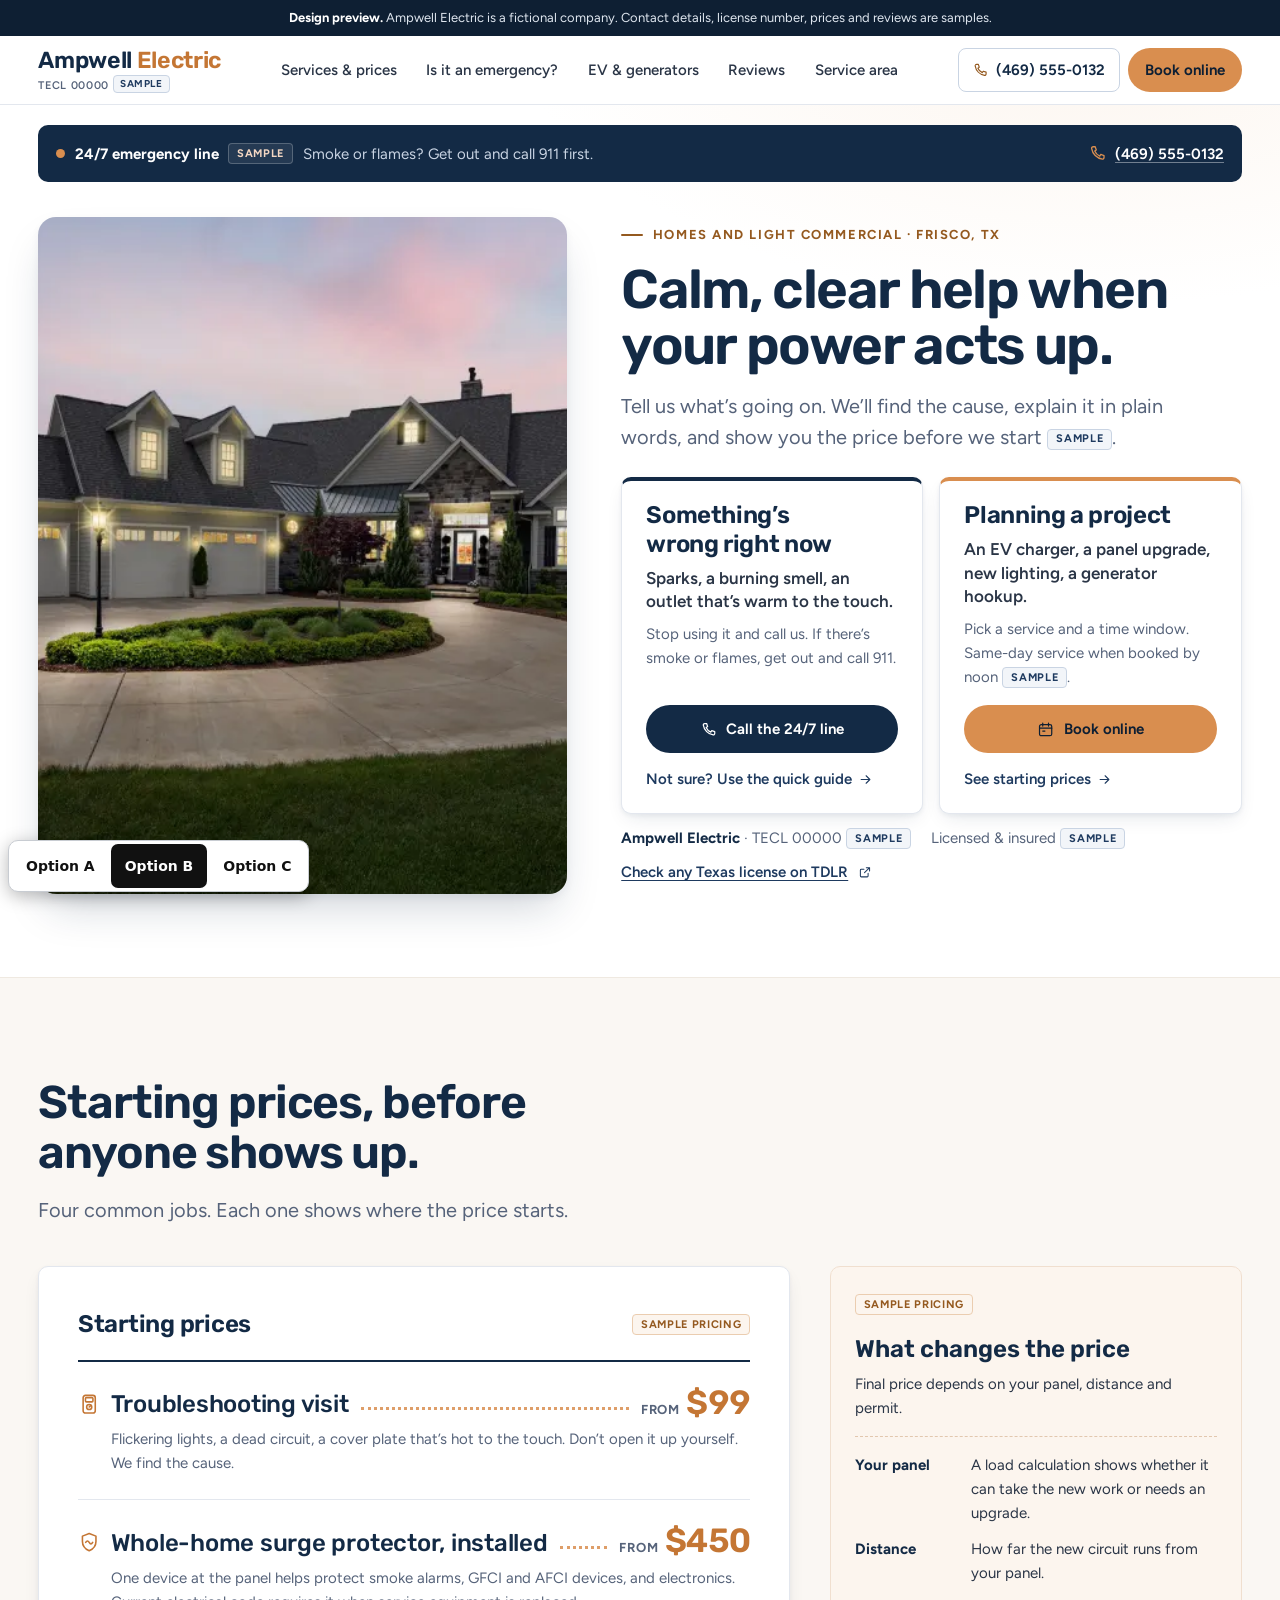
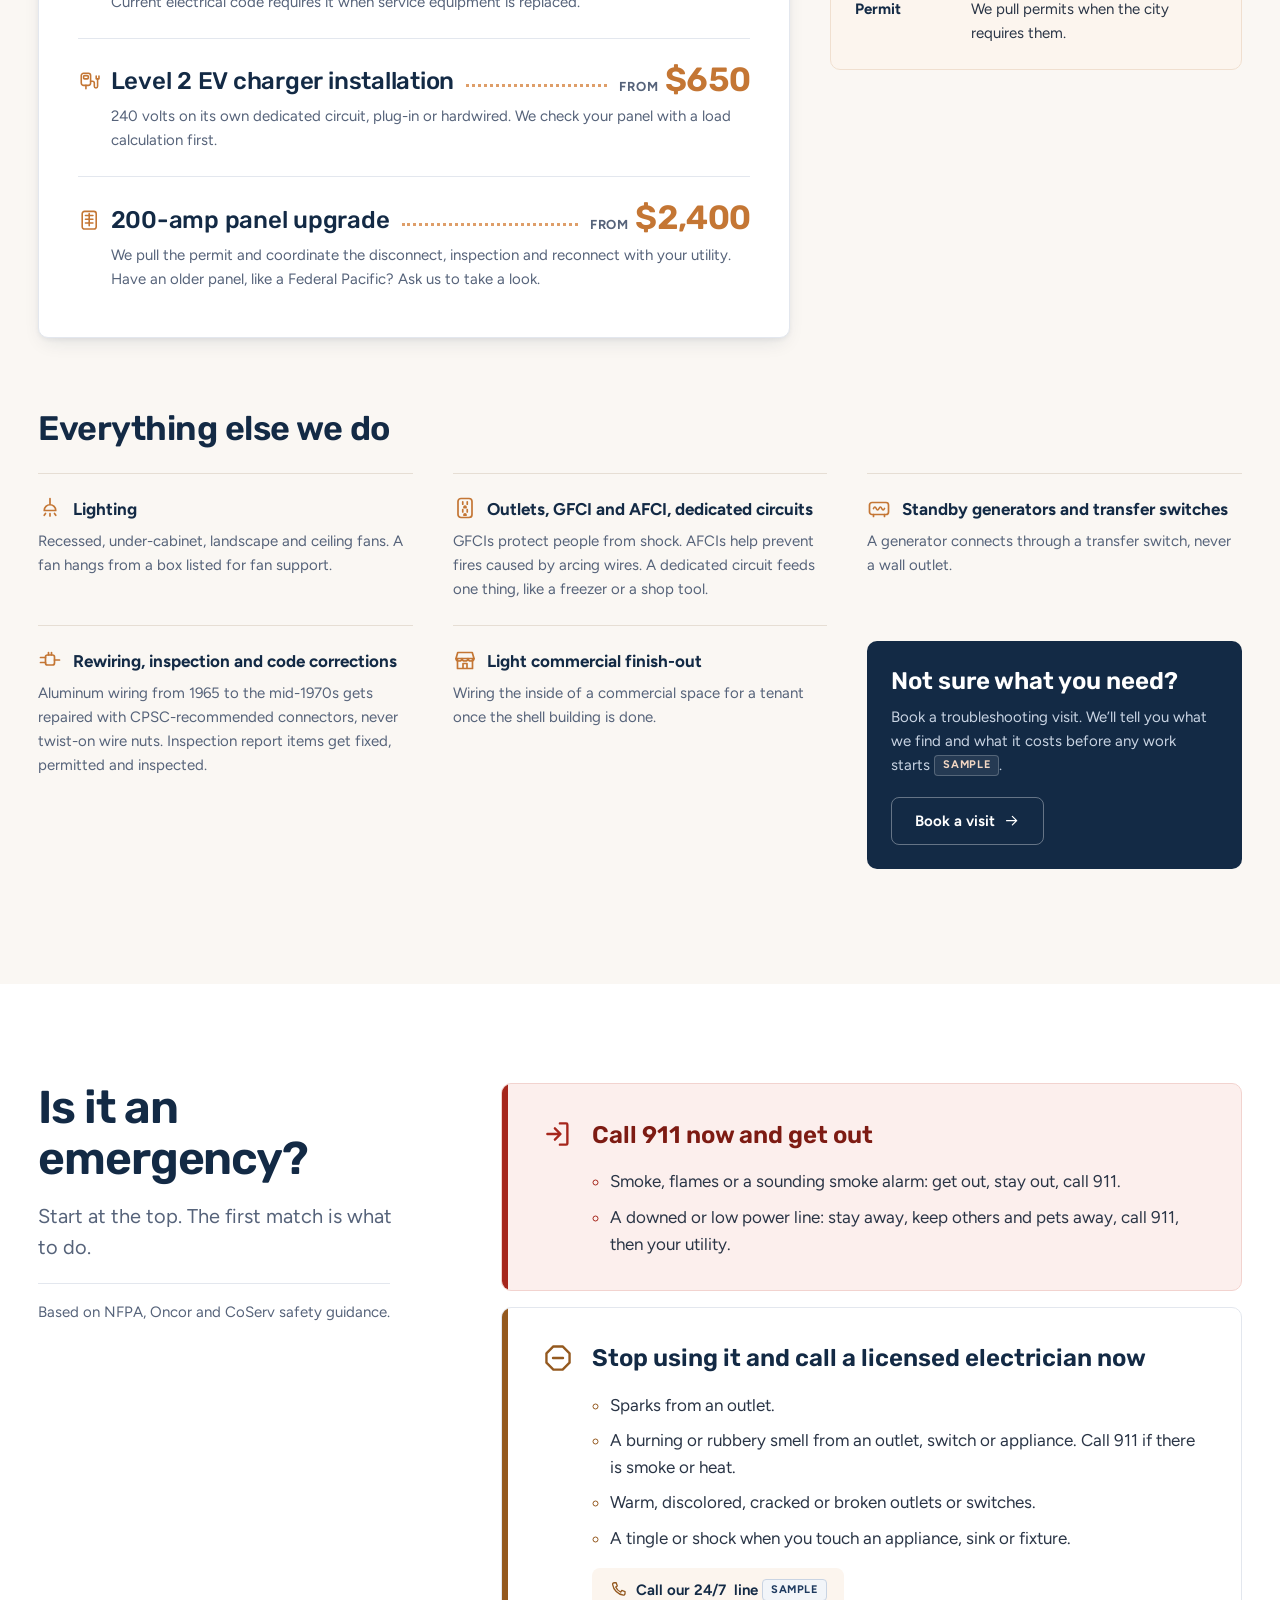
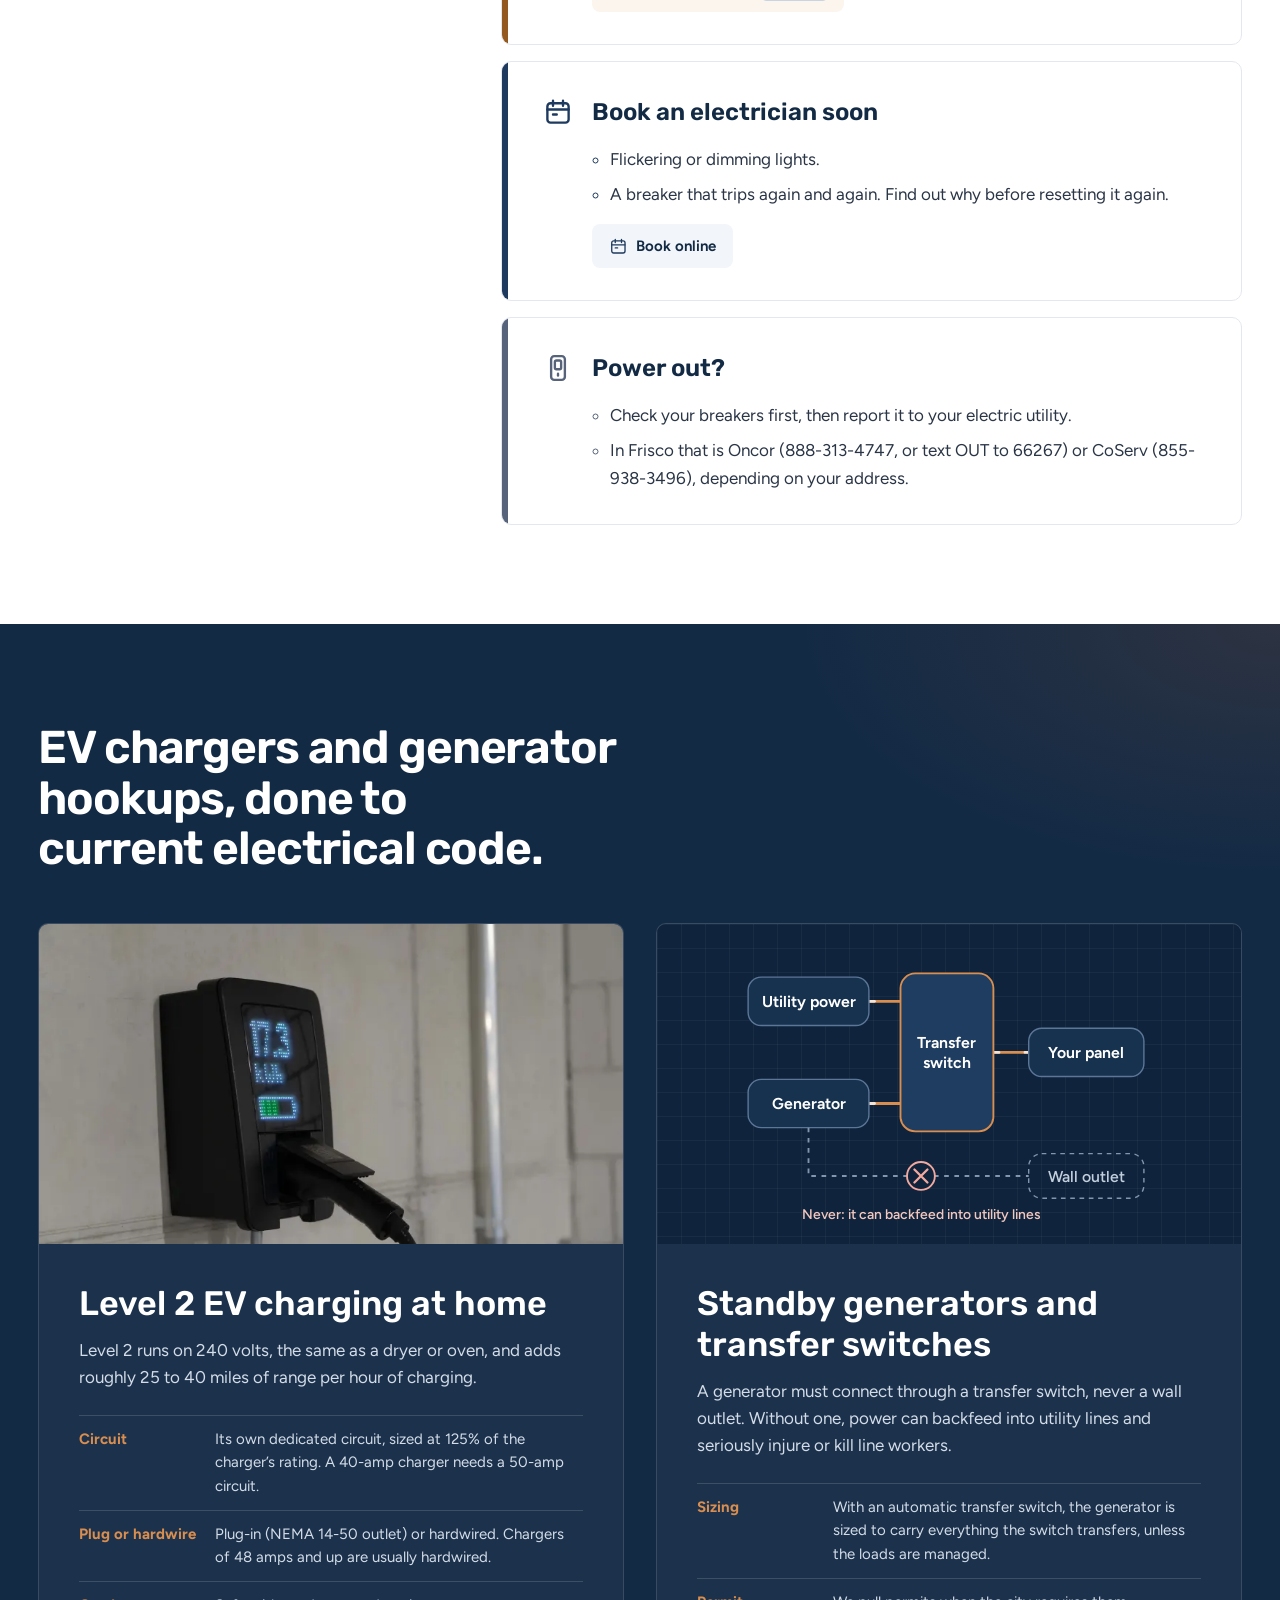
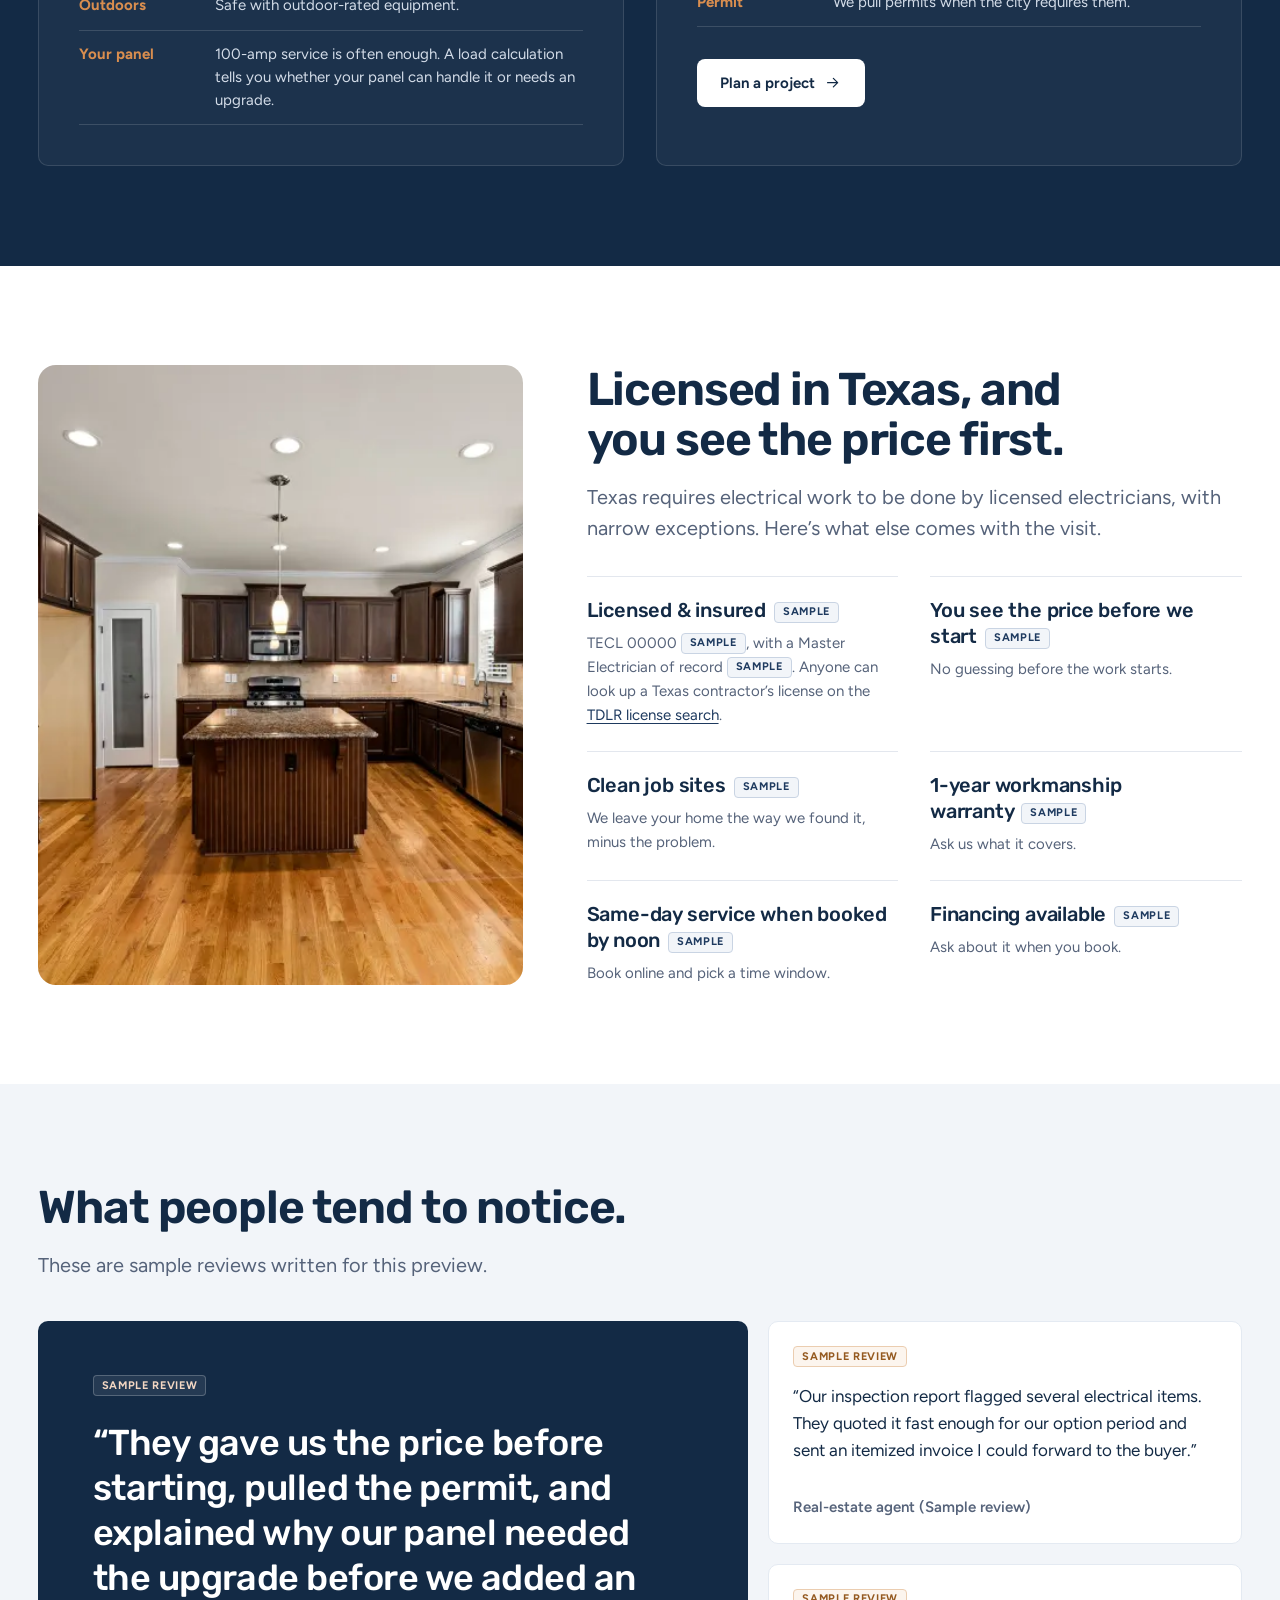
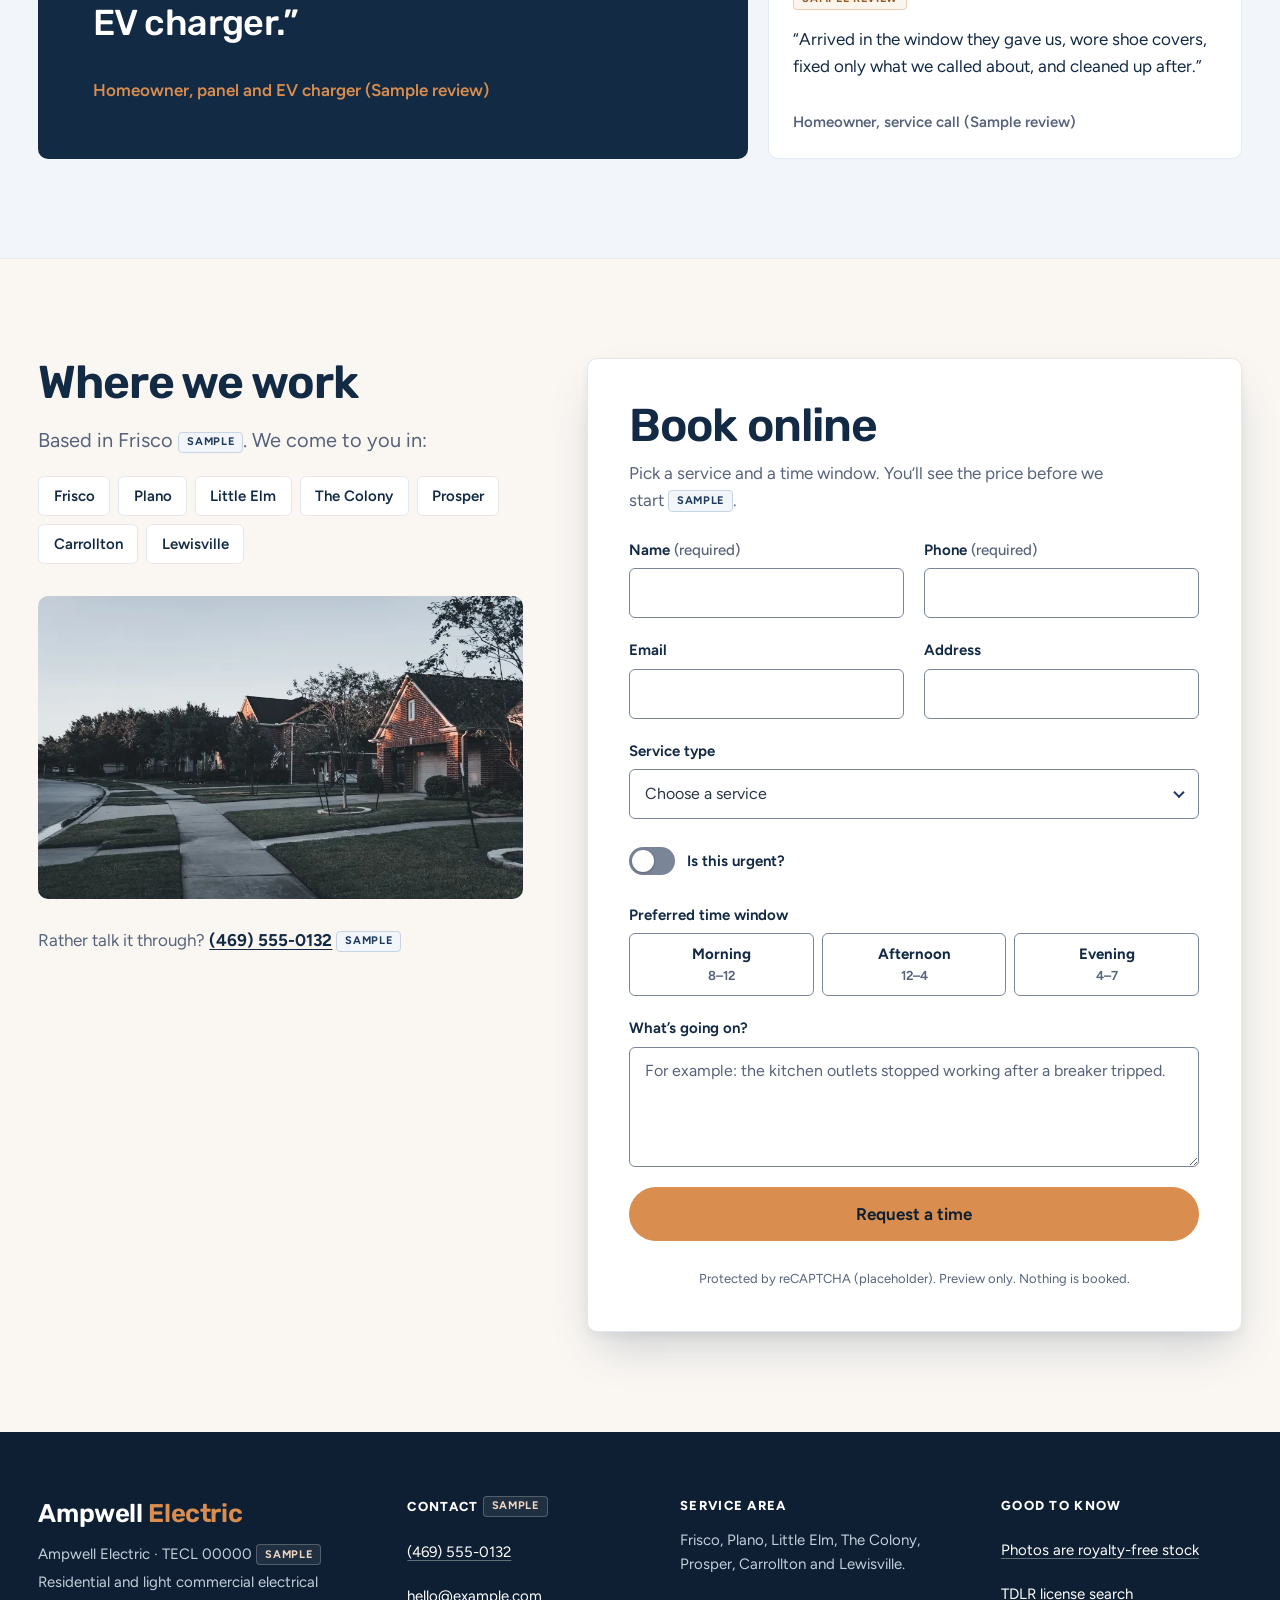
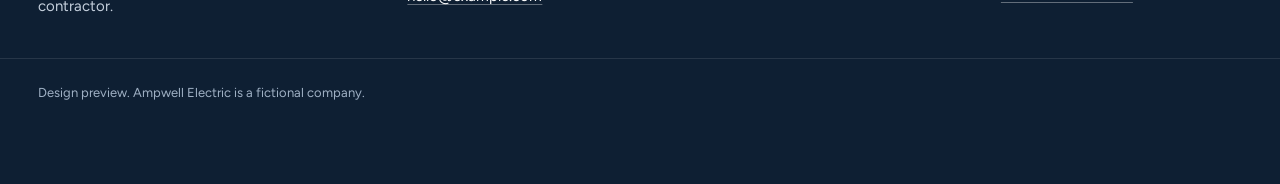
<file: option-b/index.html>
<!--
  Option B, "Clean and trusted": a bright white page in deep ink blue and bright copper, with rounded Rubik headings, that walks a worried homeowner to the right next step and shows honest Sample starting prices.
  Pitch note: look first at the hero's two paths ("Something's wrong right now" / "Planning a project"), then scroll to the "Starting prices" menu and the "What changes the price" note beside it.
-->
<!doctype html>
<html lang="en">
<head>
  <meta charset="utf-8">
  <meta name="viewport" content="width=device-width, initial-scale=1">
  <meta name="robots" content="noindex, nofollow">
  <title>Ampwell Electric (Sample) | Electrician in Frisco, TX | Design preview B</title>
  <meta name="description" content="Design preview for a fictional electrician. Ampwell Electric (Sample) serves Frisco, Plano, Little Elm, The Colony, Prosper, Carrollton and Lewisville.">
  <meta name="theme-color" content="#132A45">
  <link rel="icon" href="data:image/svg+xml,%3Csvg xmlns='http://www.w3.org/2000/svg' viewBox='0 0 32 32'%3E%3Crect width='32' height='32' rx='7' fill='%23132a45'/%3E%3Crect x='9' y='5' width='14' height='22' rx='3.5' fill='none' stroke='%23d98e4f' stroke-width='2'/%3E%3Cpath d='M13.5 11v3.5M18.5 11v3.5' stroke='%23d98e4f' stroke-width='2' stroke-linecap='round'/%3E%3Cpath d='M14.5 21a1.5 1.5 0 0 1 3 0v1h-3z' fill='%23d98e4f'/%3E%3C/svg%3E">
  <link rel="preconnect" href="https://fonts.googleapis.com">
  <link rel="preconnect" href="https://fonts.gstatic.com" crossorigin>
  <link rel="stylesheet" href="https://fonts.googleapis.com/css2?family=Figtree:ital,wght@0,400..800;1,400..600&family=Rubik:wght@500..700&display=swap">
  <link rel="preload" as="image" href="../assets/img/home-dusk-02-1600.webp" imagesrcset="../assets/img/home-dusk-02-800.webp 800w, ../assets/img/home-dusk-02-1600.webp 1600w, ../assets/img/home-dusk-02-2400.webp 2400w" imagesizes="(min-width: 1000px) 46vw, 100vw">
  <link rel="stylesheet" href="styles.css">
</head>
<body>

  <!-- Icon sprite (drawn for this page; no icon fonts, no emoji) -->
  <svg width="0" height="0" class="sprite" aria-hidden="true" focusable="false">
    <defs>
      <symbol id="i-panel" viewBox="0 0 24 24"><rect x="4.5" y="2.5" width="15" height="19" rx="2.5"/><path d="M8 7h3M13 7h3M8 11h3M13 11h3M8 15h3M13 15h3M12 5v13"/></symbol>
      <symbol id="i-ev" viewBox="0 0 24 24"><rect x="3.5" y="3.5" width="10" height="13" rx="2.5"/><rect x="6" y="6" width="5" height="3.5" rx="1"/><path d="M8.5 16.5V20M13.5 12h2a2 2 0 0 1 2 2v3.5a1.75 1.75 0 0 0 3.5 0V9.5M19.5 6.5v3h3v-3"/></symbol>
      <symbol id="i-generator" viewBox="0 0 24 24"><rect x="2.5" y="6.5" width="19" height="12" rx="2.5"/><path d="M6.5 18.5v2M17.5 18.5v2M6.5 12.5q1.4-3 2.75 0t2.75 0 2.75 0 2.75 0"/></symbol>
      <symbol id="i-surge" viewBox="0 0 24 24"><path d="M12 2.75 19.25 5.5v5.75c0 4.6-3.05 8.1-7.25 10-4.2-1.9-7.25-5.4-7.25-10V5.5z"/><path d="M8.25 12.25q1.9-3.2 3.75 0t3.75 0"/></symbol>
      <symbol id="i-light" viewBox="0 0 24 24"><path d="M12 2.5v5.5M6.25 14.5h11.5a5.75 5.75 0 0 0-11.5 0zM12 17.5v2.5M7.5 17.5l-1.25 1.75M16.5 17.5l1.25 1.75"/></symbol>
      <symbol id="i-outlet" viewBox="0 0 24 24"><rect x="5" y="2.5" width="14" height="19" rx="3"/><path d="M9.75 5.75v2.5M14.25 5.75v2.5M11 11a1 1 0 0 1 2 0v.75h-2zM9.75 13.5V16M14.25 13.5V16M11 18.75a1 1 0 0 1 2 0v.5h-2z"/></symbol>
      <symbol id="i-meter" viewBox="0 0 24 24"><rect x="5.5" y="2.5" width="13" height="19" rx="2.5"/><rect x="8" y="5" width="8" height="4.5" rx="1"/><circle cx="12" cy="15" r="2.75"/><path d="M12 15l1.5-1.5"/></symbol>
      <symbol id="i-wire" viewBox="0 0 24 24"><path d="M2.5 9.5h5M2.5 14.5h5M16.5 12h5"/><rect x="7.5" y="7" width="9" height="10" rx="2"/><path d="M10.5 7V4.5M13.5 7V4.5"/></symbol>
      <symbol id="i-store" viewBox="0 0 24 24"><path d="M4.5 10.5v10h15v-10M3 10.5l1.75-6h14.5l1.75 6zM10 20.5v-5h4v5"/><path d="M3 10.5c0 1.5 1.3 2.5 3 2.5s3-1 3-2.5c0 1.5 1.3 2.5 3 2.5s3-1 3-2.5c0 1.5 1.3 2.5 3 2.5s3-1 3-2.5"/></symbol>
      <symbol id="i-phone" viewBox="0 0 24 24"><path d="M6.6 3.5h2.6l1.4 4.1-2 1.4a12 12 0 0 0 6.4 6.4l1.4-2 4.1 1.4v2.6a2 2 0 0 1-2.2 2A16.5 16.5 0 0 1 4.6 5.7a2 2 0 0 1 2-2.2z"/></symbol>
      <symbol id="i-calendar" viewBox="0 0 24 24"><rect x="3.5" y="5" width="17" height="15.5" rx="2.5"/><path d="M3.5 10h17M8 3v4M16 3v4M8 14h3"/></symbol>
      <symbol id="i-arrow" viewBox="0 0 24 24"><path d="M5 12h14M13 6l6 6-6 6"/></symbol>
      <symbol id="i-external" viewBox="0 0 24 24"><path d="M14 4.5h5.5V10M19.5 4.5 11 13M17 14v4.5a1.5 1.5 0 0 1-1.5 1.5h-10A1.5 1.5 0 0 1 4 18.5v-10A1.5 1.5 0 0 1 5.5 7H10"/></symbol>
      <symbol id="i-exit" viewBox="0 0 24 24"><path d="M13.5 3.5h5a1 1 0 0 1 1 1v15a1 1 0 0 1-1 1h-5"/><path d="M3.5 12h10M9.5 7.5 14 12l-4.5 4.5"/></symbol>
      <symbol id="i-stop" viewBox="0 0 24 24"><path d="M8.3 2.75h7.4l5.55 5.55v7.4l-5.55 5.55H8.3l-5.55-5.55V8.3z"/><path d="M8 12h8"/></symbol>
      <symbol id="i-breaker" viewBox="0 0 24 24"><rect x="6.5" y="2.5" width="11" height="19" rx="2.5"/><rect x="9.5" y="6" width="5" height="7" rx="1.25"/><path d="M12 16.5v1.5"/></symbol>
    </defs>
  </svg>

  <a class="skip-link" href="#main">Skip to content</a>

  <div class="preview-bar" role="note">
    <p><strong>Design preview.</strong> Ampwell Electric is a fictional company. Contact details, license number, prices and reviews are samples.</p>
  </div>

  <header class="site-header" id="top">
    <div class="container header-inner">
      <a class="wordmark" href="#top" aria-label="Ampwell Electric, back to top">
        <!-- PLACEHOLDER: company name -->
        <span class="wordmark-name">Ampwell <span>Electric</span></span>
        <!-- PLACEHOLDER: license number -->
        <span class="wordmark-license"><span class="nowrap">TECL 00000 <span class="tag tag--inline">Sample</span></span></span>
      </a>

      <nav class="site-nav" aria-label="Main">
        <ul>
          <li><a href="#services">Services &amp; prices</a></li>
          <li><a href="#emergency">Is it an emergency?</a></li>
          <li><a href="#ev-generators">EV &amp; generators</a></li>
          <li><a href="#reviews">Reviews</a></li>
          <li><a href="#area">Service area</a></li>
        </ul>
      </nav>

      <div class="header-actions">
        <!-- PLACEHOLDER: phone number -->
        <a class="header-phone" href="tel:+14695550132">
          <svg class="icon" aria-hidden="true"><use href="#i-phone"/></svg>
          <span class="header-phone-number">(469) 555-0132</span>
          <span class="header-phone-short visually-hidden">Call (469) 555-0132</span>
        </a>
        <a class="btn btn--copper btn--sm" href="#book"><span>Book<span class="book-long"> online</span></span></a>
      </div>
    </div>
  </header>

  <main id="main">

    <!-- HERO -->
    <section class="hero" aria-labelledby="hero-title">
      <div class="container">
        <!-- PLACEHOLDER: 24/7 emergency line -->
        <div class="emergency-strip">
          <p class="emergency-strip-text">
            <span class="live-dot" aria-hidden="true"></span>
            <strong>24/7 emergency line</strong> <span class="tag tag--on-dark">Sample</span>
            <span class="emergency-strip-note">Smoke or flames? Get out and call 911 first.</span>
          </p>
          <a class="emergency-strip-call" href="tel:+14695550132">
            <svg class="icon" aria-hidden="true"><use href="#i-phone"/></svg>
            <span><span class="emergency-strip-verb">Call </span>(469) 555-0132</span>
          </a>
        </div>

        <div class="hero-grid">
          <div class="hero-copy">
            <p class="eyebrow hero-eyebrow">Homes and light commercial · Frisco, TX</p>
            <h1 id="hero-title" class="hero-title">Calm, clear help when your power acts up.</h1>
            <p class="hero-lede">Tell us what&rsquo;s going on. We&rsquo;ll find the cause, explain it in plain words, and show you the price before we <span class="nowrap">start <span class="tag">Sample</span></span>.</p>

            <div class="paths">
              <article class="path path--urgent">
                <h2 class="path-kicker">Something&rsquo;s wrong right now</h2>
                <p class="path-lead">Sparks, a burning smell, an outlet that&rsquo;s warm to the touch.</p>
                <p class="path-body">Stop using it and call us. If there&rsquo;s smoke or flames, get out and call 911.</p>
                <a class="btn btn--ink btn--block" href="tel:+14695550132">
                  <svg class="icon" aria-hidden="true"><use href="#i-phone"/></svg>
                  Call the 24/7 line
                </a>
                <a class="path-link" href="#emergency">Not sure? Use the quick guide <svg class="icon" aria-hidden="true"><use href="#i-arrow"/></svg></a>
              </article>

              <article class="path path--plan">
                <h2 class="path-kicker">Planning a project</h2>
                <p class="path-lead">An EV charger, a panel upgrade, new lighting, a generator hookup.</p>
                <!-- PLACEHOLDER: same-day promise -->
                <p class="path-body">Pick a service and a time window. Same-day service when booked by <span class="nowrap">noon <span class="tag">Sample</span></span>.</p>
                <a class="btn btn--copper btn--block" href="#book">
                  <svg class="icon" aria-hidden="true"><use href="#i-calendar"/></svg>
                  Book online
                </a>
                <a class="path-link" href="#services">See starting prices <svg class="icon" aria-hidden="true"><use href="#i-arrow"/></svg></a>
              </article>
            </div>

            <!-- PLACEHOLDER: name, license number, licensed & insured -->
            <p class="license-line">
              <span><strong>Ampwell Electric</strong> · <span class="nowrap">TECL 00000 <span class="tag">Sample</span></span></span>
              <span>Licensed &amp; <span class="nowrap">insured <span class="tag">Sample</span></span></span>
              <a href="https://www.tdlr.texas.gov/LicenseSearch/" rel="noopener" target="_blank">Check any Texas license on TDLR<span class="visually-hidden"> (opens in a new tab)</span> <svg class="icon" aria-hidden="true"><use href="#i-external"/></svg></a>
            </p>
          </div>

          <div class="hero-media">
            <img
              src="../assets/img/home-dusk-02-1600.webp"
              srcset="../assets/img/home-dusk-02-800.webp 800w, ../assets/img/home-dusk-02-1600.webp 1600w, ../assets/img/home-dusk-02-2400.webp 2400w"
              sizes="(min-width: 1000px) 46vw, 100vw"
              width="1600" height="1069"
              alt="Large stone and siding home at dusk with lit lamp posts, garage lights and a curved driveway"
              fetchpriority="high" decoding="async">
          </div>
        </div>
      </div>
    </section>

    <!-- SERVICES: the price menu -->
    <section class="section services" id="services" aria-labelledby="services-title">
      <div class="container">
        <div class="section-intro">
          <h2 id="services-title" class="section-title">Starting prices, before anyone shows up.</h2>
          <p class="section-lede">Four common jobs. Each one shows where the price starts.</p>
        </div>

        <div class="services-layout">
          <!-- PLACEHOLDER: all four starting prices are invented samples -->
          <div class="menu">
            <div class="menu-head">
              <h3 class="menu-title">Starting prices</h3>
              <span class="tag tag--copper">Sample pricing</span>
            </div>
            <ul class="menu-list" role="list">
              <li class="menu-row">
                <h4 class="menu-name"><svg class="icon" aria-hidden="true"><use href="#i-meter"/></svg> Troubleshooting visit</h4>
                <span class="menu-leader" aria-hidden="true"></span>
                <p class="menu-price"><span class="menu-from">from</span> $99</p>
                <p class="menu-desc">Flickering lights, a dead circuit, a cover plate that&rsquo;s hot to the touch. Don&rsquo;t open it up yourself. We find the cause.</p>
              </li>
              <li class="menu-row">
                <h4 class="menu-name"><svg class="icon" aria-hidden="true"><use href="#i-surge"/></svg> Whole-home surge protector, installed</h4>
                <span class="menu-leader" aria-hidden="true"></span>
                <p class="menu-price"><span class="menu-from">from</span> $450</p>
                <p class="menu-desc">One device at the panel helps protect smoke alarms, GFCI and AFCI devices, and electronics. Current electrical code requires it when service equipment is replaced.</p>
              </li>
              <li class="menu-row">
                <h4 class="menu-name"><svg class="icon" aria-hidden="true"><use href="#i-ev"/></svg> Level 2 EV charger installation</h4>
                <span class="menu-leader" aria-hidden="true"></span>
                <p class="menu-price"><span class="menu-from">from</span> $650</p>
                <p class="menu-desc">240 volts on its own dedicated circuit, plug-in or hardwired. We check your panel with a load calculation first.</p>
              </li>
              <li class="menu-row">
                <h4 class="menu-name"><svg class="icon" aria-hidden="true"><use href="#i-panel"/></svg> 200-amp panel upgrade</h4>
                <span class="menu-leader" aria-hidden="true"></span>
                <p class="menu-price"><span class="menu-from">from</span> $2,400</p>
                <p class="menu-desc">We pull the permit and coordinate the disconnect, inspection and reconnect with your utility. Have an older panel, like a Federal Pacific? Ask us to take a look.</p>
              </li>
            </ul>
          </div>

          <!-- PLACEHOLDER: price factors line -->
          <aside class="price-note" aria-labelledby="price-note-title">
            <p class="price-note-label"><span class="tag tag--copper">Sample pricing</span></p>
            <h3 id="price-note-title" class="price-note-title">What changes the price</h3>
            <p class="price-note-summary">Final price depends on your panel, distance and permit.</p>
            <dl class="price-factors">
              <div><dt>Your panel</dt><dd>A load calculation shows whether it can take the new work or needs an upgrade.</dd></div>
              <div><dt>Distance</dt><dd>How far the new circuit runs from your panel.</dd></div>
              <div><dt>Permit</dt><dd>We pull permits when the city requires them.</dd></div>
            </dl>
          </aside>
        </div>

        <div class="more-services">
          <h3 class="more-title">Everything else we do</h3>
          <ul class="service-list" role="list">
            <li class="service-item">
              <h4 class="service-name"><svg class="icon" aria-hidden="true"><use href="#i-light"/></svg> Lighting</h4>
              <p>Recessed, under-cabinet, landscape and ceiling fans. A fan hangs from a box listed for fan support.</p>
            </li>
            <li class="service-item">
              <h4 class="service-name"><svg class="icon" aria-hidden="true"><use href="#i-outlet"/></svg> Outlets, GFCI and AFCI, dedicated circuits</h4>
              <p>GFCIs protect people from shock. AFCIs help prevent fires caused by arcing wires. A dedicated circuit feeds one thing, like a freezer or a shop tool.</p>
            </li>
            <li class="service-item">
              <h4 class="service-name"><svg class="icon" aria-hidden="true"><use href="#i-generator"/></svg> Standby generators and transfer switches</h4>
              <p>A generator connects through a transfer switch, never a wall outlet.</p>
            </li>
            <li class="service-item">
              <h4 class="service-name"><svg class="icon" aria-hidden="true"><use href="#i-wire"/></svg> Rewiring, inspection and code corrections</h4>
              <p>Aluminum wiring from 1965 to the mid-1970s gets repaired with CPSC-recommended connectors, never twist-on wire nuts. Inspection report items get fixed, permitted and inspected.</p>
            </li>
            <li class="service-item">
              <h4 class="service-name"><svg class="icon" aria-hidden="true"><use href="#i-store"/></svg> Light commercial finish-out</h4>
              <p>Wiring the inside of a commercial space for a tenant once the shell building is done.</p>
            </li>
            <li class="service-item service-item--cta">
              <h4 class="service-name">Not sure what you need?</h4>
              <!-- PLACEHOLDER: upfront pricing promise -->
              <p>Book a troubleshooting visit. We&rsquo;ll tell you what we find and what it costs before any work <span class="nowrap">starts <span class="tag">Sample</span></span>.</p>
              <a class="btn btn--ghost" href="#book">Book a visit <svg class="icon" aria-hidden="true"><use href="#i-arrow"/></svg></a>
            </li>
          </ul>
        </div>
      </div>
    </section>

    <!-- EMERGENCY GUIDE -->
    <section class="section guide" id="emergency" aria-labelledby="guide-title">
      <div class="container guide-layout">
        <div class="guide-intro">
          <h2 id="guide-title" class="section-title">Is it an emergency?</h2>
          <p class="section-lede">Start at the top. The first match is what to do.</p>
          <p class="guide-credit">Based on NFPA, Oncor and CoServ safety guidance.</p>
        </div>

        <ol class="tiers" role="list">
          <li class="tier tier--911">
            <div class="tier-head">
              <span class="tier-mark" aria-hidden="true"><svg class="icon"><use href="#i-exit"/></svg></span>
              <h3 class="tier-title">Call 911 now and get out</h3>
            </div>
            <ul class="tier-list">
              <li>Smoke, flames or a sounding smoke alarm: get out, stay out, call 911.</li>
              <li>A downed or low power line: stay away, keep others and pets away, call 911, then your utility.</li>
            </ul>
          </li>
          <li class="tier tier--now">
            <div class="tier-head">
              <span class="tier-mark" aria-hidden="true"><svg class="icon"><use href="#i-stop"/></svg></span>
              <h3 class="tier-title">Stop using it and call a licensed electrician now</h3>
            </div>
            <ul class="tier-list">
              <li>Sparks from an outlet.</li>
              <li>A burning or rubbery smell from an outlet, switch or appliance. Call 911 if there is smoke or heat.</li>
              <li>Warm, discolored, cracked or broken outlets or switches.</li>
              <li>A tingle or shock when you touch an appliance, sink or fixture.</li>
            </ul>
            <a class="tier-action" href="tel:+14695550132"><svg class="icon" aria-hidden="true"><use href="#i-phone"/></svg> Call our 24/7 <span class="nowrap">line <span class="tag">Sample</span></span></a>
          </li>
          <li class="tier tier--soon">
            <div class="tier-head">
              <span class="tier-mark" aria-hidden="true"><svg class="icon"><use href="#i-calendar"/></svg></span>
              <h3 class="tier-title">Book an electrician soon</h3>
            </div>
            <ul class="tier-list">
              <li>Flickering or dimming lights.</li>
              <li>A breaker that trips again and again. Find out why before resetting it again.</li>
            </ul>
            <a class="tier-action" href="#book"><svg class="icon" aria-hidden="true"><use href="#i-calendar"/></svg> Book online</a>
          </li>
          <li class="tier tier--out">
            <div class="tier-head">
              <span class="tier-mark" aria-hidden="true"><svg class="icon"><use href="#i-breaker"/></svg></span>
              <h3 class="tier-title">Power out?</h3>
            </div>
            <ul class="tier-list">
              <li>Check your breakers first, then report it to your electric utility.</li>
              <li>In Frisco that is Oncor (888-313-4747, or text OUT to 66267) or CoServ (855-938-3496), depending on your address.</li>
            </ul>
          </li>
        </ol>
      </div>
    </section>

    <!-- EV + GENERATORS -->
    <section class="section feature" id="ev-generators" aria-labelledby="feature-title">
      <div class="container">
        <div class="section-intro section-intro--on-dark">
          <h2 id="feature-title" class="section-title">EV chargers and generator hookups, done to current electrical code.</h2>
        </div>

        <div class="feature-grid">
          <article class="feature-card" data-reveal>
            <figure class="feature-media feature-media--photo">
              <img
                src="../assets/img/ev-charger-wall-01-800.webp"
                srcset="../assets/img/ev-charger-wall-01-800.webp 800w, ../assets/img/ev-charger-wall-01-1600.webp 1600w"
                sizes="(min-width: 1000px) 560px, 100vw"
                width="800" height="534" loading="lazy" decoding="async"
                alt="Black wall-mounted EV charger with a lit display on a concrete garage wall">
            </figure>
            <div class="feature-body">
              <h3 class="feature-title">Level 2 EV charging at home</h3>
              <p class="feature-lede">Level 2 runs on 240 volts, the same as a dryer or oven, and adds roughly 25 to 40 miles of range per hour of charging.</p>
              <dl class="fact-list">
                <div><dt>Circuit</dt><dd>Its own dedicated circuit, sized at 125% of the charger&rsquo;s rating. A 40-amp charger needs a 50-amp circuit.</dd></div>
                <div><dt>Plug or hardwire</dt><dd>Plug-in (NEMA 14-50 outlet) or hardwired. Chargers of 48 amps and up are usually hardwired.</dd></div>
                <div><dt>Outdoors</dt><dd>Safe with outdoor-rated equipment.</dd></div>
                <div><dt>Your panel</dt><dd>100-amp service is often enough. A load calculation tells you whether your panel can handle it or needs an upgrade.</dd></div>
              </dl>
            </div>
          </article>

          <article class="feature-card" data-reveal>
            <figure class="feature-media feature-media--diagram">
              <svg class="diagram" viewBox="0 0 440 310" role="img" aria-labelledby="diagram-title" aria-describedby="diagram-desc">
                <title id="diagram-title">How a standby generator connects</title>
                <desc id="diagram-desc">Utility power and the generator both feed a transfer switch, which feeds your panel. A generator plugged into a wall outlet is crossed out because it can backfeed into utility lines.</desc>
                <g class="d-lines">
                  <path d="M134 66 H168"/>
                  <path d="M134 176 H168"/>
                  <path d="M268 121 H306"/>
                </g>
                <g class="d-flow">
                  <path d="M134 66 H168"/>
                  <path d="M134 176 H168"/>
                  <path d="M268 121 H306"/>
                </g>
                <g class="d-box">
                  <rect x="4" y="40" width="130" height="52" rx="14"/>
                  <rect x="4" y="150" width="130" height="52" rx="14"/>
                  <rect x="168" y="36" width="100" height="170" rx="16" class="d-box--key"/>
                  <rect x="306" y="95" width="124" height="52" rx="14"/>
                </g>
                <g class="d-text">
                  <text x="69" y="72">Utility power</text>
                  <text x="69" y="182">Generator</text>
                  <text x="218" y="116">Transfer</text>
                  <text x="218" y="138">switch</text>
                  <text x="368" y="127">Your panel</text>
                </g>
                <g class="d-bad">
                  <path class="d-bad-line" d="M69 202 V254 H306"/>
                  <rect x="306" y="230" width="124" height="48" rx="14"/>
                  <text x="368" y="260">Wall outlet</text>
                  <circle cx="190" cy="254" r="15"/>
                  <path class="d-x" d="M183 247 l14 14 M197 247 l-14 14"/>
                  <text x="190" y="300" class="d-note">Never: it can backfeed into utility lines</text>
                </g>
              </svg>
            </figure>
            <div class="feature-body">
              <h3 class="feature-title">Standby generators and transfer switches</h3>
              <p class="feature-lede">A generator must connect through a transfer switch, never a wall outlet. Without one, power can backfeed into utility lines and seriously injure or kill line workers.</p>
              <dl class="fact-list">
                <div><dt>Sizing</dt><dd>With an automatic transfer switch, the generator is sized to carry everything the switch transfers, unless the loads are managed.</dd></div>
                <div><dt>Permit</dt><dd>We pull permits when the city requires them.</dd></div>
              </dl>
              <a class="btn btn--light" href="#book">Plan a project <svg class="icon" aria-hidden="true"><use href="#i-arrow"/></svg></a>
            </div>
          </article>
        </div>
      </div>
    </section>

    <!-- WHAT TO EXPECT (licensed, upfront pricing, clean job sites) -->
    <section class="section why" aria-labelledby="why-title">
      <div class="container why-grid">
        <div class="why-media">
          <img
            src="../assets/img/recessed-lighting-kitchen-02-1600.webp"
            srcset="../assets/img/recessed-lighting-kitchen-02-800.webp 800w, ../assets/img/recessed-lighting-kitchen-02-1600.webp 1600w"
            sizes="(min-width: 1000px) 40vw, 100vw"
            width="1600" height="1068" loading="lazy" decoding="async"
            alt="Dark wood kitchen with recessed ceiling lights, a pendant over the island and lit under-cabinet strips">
        </div>

        <div class="why-copy">
          <div class="section-intro">
            <h2 id="why-title" class="section-title">Licensed in Texas, and you see the price first.</h2>
            <p class="section-lede">Texas requires electrical work to be done by licensed electricians, with narrow exceptions. Here&rsquo;s what else comes with the visit.</p>
          </div>

          <!-- PLACEHOLDER: licensed & insured, license number, master electrician, upfront pricing, clean job sites, warranty, same-day, financing -->
          <ul class="why-list" role="list">
            <li class="why-item">
              <h3 class="why-title">Licensed &amp; <span class="nowrap">insured <span class="tag">Sample</span></span></h3>
              <p><span class="nowrap">TECL 00000 <span class="tag">Sample</span></span>, with a Master Electrician of <span class="nowrap">record <span class="tag">Sample</span></span>. Anyone can look up a Texas contractor&rsquo;s license on the <a href="https://www.tdlr.texas.gov/LicenseSearch/" rel="noopener" target="_blank">TDLR license search<span class="visually-hidden"> (opens in a new tab)</span></a>.</p>
            </li>
            <li class="why-item">
              <h3 class="why-title">You see the price before we <span class="nowrap">start <span class="tag">Sample</span></span></h3>
              <p>No guessing before the work starts.</p>
            </li>
            <li class="why-item">
              <h3 class="why-title">Clean job <span class="nowrap">sites <span class="tag">Sample</span></span></h3>
              <p>We leave your home the way we found it, minus the problem.</p>
            </li>
            <li class="why-item">
              <h3 class="why-title">1-year workmanship <span class="nowrap">warranty <span class="tag">Sample</span></span></h3>
              <p>Ask us what it covers.</p>
            </li>
            <li class="why-item">
              <h3 class="why-title">Same-day service when booked by <span class="nowrap">noon <span class="tag">Sample</span></span></h3>
              <p>Book online and pick a time window.</p>
            </li>
            <li class="why-item">
              <h3 class="why-title">Financing <span class="nowrap">available <span class="tag">Sample</span></span></h3>
              <p>Ask about it when you book.</p>
            </li>
          </ul>
        </div>
      </div>
    </section>

    <!-- REVIEWS -->
    <section class="section reviews" id="reviews" aria-labelledby="reviews-title">
      <div class="container">
        <div class="section-intro">
          <h2 id="reviews-title" class="section-title">What people tend to notice.</h2>
          <p class="section-lede">These are sample reviews written for this preview.</p>
        </div>

        <!-- PLACEHOLDER: all three reviews are samples, replace with real customer reviews -->
        <ul class="review-layout" role="list">
          <li class="review review--feature">
            <span class="tag tag--copper review-tag">Sample review</span>
            <blockquote>
              <p>&ldquo;They gave us the price before starting, pulled the permit, and explained why our panel needed the upgrade before we added an EV charger.&rdquo;</p>
            </blockquote>
            <p class="review-by">Homeowner, panel and EV charger (Sample review)</p>
          </li>
          <li class="review">
            <span class="tag tag--copper review-tag">Sample review</span>
            <blockquote>
              <p>&ldquo;Our inspection report flagged several electrical items. They quoted it fast enough for our option period and sent an itemized invoice I could forward to the buyer.&rdquo;</p>
            </blockquote>
            <p class="review-by">Real-estate agent (Sample review)</p>
          </li>
          <li class="review">
            <span class="tag tag--copper review-tag">Sample review</span>
            <blockquote>
              <p>&ldquo;Arrived in the window they gave us, wore shoe covers, fixed only what we called about, and cleaned up after.&rdquo;</p>
            </blockquote>
            <p class="review-by">Homeowner, service call (Sample review)</p>
          </li>
        </ul>
      </div>
    </section>

    <!-- SERVICE AREA + FORM -->
    <section class="section book" id="area" aria-labelledby="area-title">
      <div class="container">
        <div class="book-grid">
          <div class="area">
            <h2 id="area-title" class="section-title">Where we work</h2>
            <!-- PLACEHOLDER: based in Frisco -->
            <p class="section-lede">Based in <span class="nowrap">Frisco <span class="tag">Sample</span></span>. We come to you in:</p>
            <ul class="city-list" role="list">
              <li>Frisco</li>
              <li>Plano</li>
              <li>Little Elm</li>
              <li>The Colony</li>
              <li>Prosper</li>
              <li>Carrollton</li>
              <li>Lewisville</li>
            </ul>
            <figure class="area-media">
              <img
                src="../assets/img/home-dusk-street-01-800.webp"
                srcset="../assets/img/home-dusk-street-01-800.webp 800w, ../assets/img/home-dusk-street-01-1600.webp 1600w"
                sizes="(min-width: 1000px) 40vw, 100vw"
                width="800" height="535" loading="lazy" decoding="async"
                alt="Quiet suburban street of brick homes with front lawns and sidewalks at dusk">
            </figure>
            <p class="area-call">Rather talk it through? <a href="tel:+14695550132">(469) 555-0132</a> <span class="tag">Sample</span></p>
          </div>

          <div class="form-card" id="book">
            <h2 class="form-title">Book online</h2>
            <p class="form-lede">Pick a service and a time window. You&rsquo;ll see the price before we <span class="nowrap">start <span class="tag">Sample</span></span>.</p>

            <!-- reCAPTCHA v3 placeholder: load https://www.google.com/recaptcha/api.js?render=SITE_KEY at launch -->
            <form class="form" id="booking-form" action="#" method="post" novalidate>
              <div class="hp-field" aria-hidden="true">
                <label for="website">Website (leave this empty)</label>
                <input type="text" id="website" name="website" tabindex="-1" autocomplete="off">
              </div>

              <div class="form-row">
                <div class="field">
                  <label for="f-name">Name <span class="req">(required)</span></label>
                  <input id="f-name" name="name" type="text" autocomplete="name" required>
                </div>
                <div class="field">
                  <label for="f-phone">Phone <span class="req">(required)</span></label>
                  <input id="f-phone" name="phone" type="tel" autocomplete="tel" inputmode="tel" required>
                </div>
              </div>

              <div class="form-row">
                <div class="field">
                  <label for="f-email">Email</label>
                  <input id="f-email" name="email" type="email" autocomplete="email">
                </div>
                <div class="field">
                  <label for="f-address">Address</label>
                  <input id="f-address" name="address" type="text" autocomplete="street-address">
                </div>
              </div>

              <div class="field">
                <label for="f-service">Service type</label>
                <div class="select-wrap">
                  <select id="f-service" name="service">
                    <option value="">Choose a service</option>
                    <option>Panel upgrades and replacements (100A to 200A)</option>
                    <option>Level 2 EV charger installation</option>
                    <option>Standby generators and transfer switches</option>
                    <option>Whole-home surge protection</option>
                    <option>Lighting: recessed, under-cabinet, landscape, ceiling fans</option>
                    <option>Outlets, GFCI and AFCI protection, dedicated circuits</option>
                    <option>Troubleshooting and repairs</option>
                    <option>Rewiring older homes, inspection and code corrections</option>
                    <option>Light commercial finish-out</option>
                  </select>
                </div>
              </div>

              <div class="field field--switch">
                <label class="switch" for="f-urgent">
                  <input id="f-urgent" name="urgent" type="checkbox" role="switch" aria-describedby="urgent-note">
                  <span class="switch-track" aria-hidden="true"><span class="switch-thumb"></span></span>
                  <span class="switch-label">Is this urgent?</span>
                </label>
                <p class="urgent-note" id="urgent-note">For sparks, smoke or a burning smell, call 911 first. Otherwise call our 24/7 line (Sample): <a href="tel:+14695550132">(469) 555-0132</a>.</p>
              </div>

              <fieldset class="field windows">
                <legend>Preferred time window</legend>
                <div class="window-options">
                  <label class="window"><input type="radio" name="window" value="morning"><span><strong>Morning</strong> 8&ndash;12</span></label>
                  <label class="window"><input type="radio" name="window" value="afternoon"><span><strong>Afternoon</strong> 12&ndash;4</span></label>
                  <label class="window"><input type="radio" name="window" value="evening"><span><strong>Evening</strong> 4&ndash;7</span></label>
                </div>
              </fieldset>

              <div class="field">
                <label for="f-desc">What&rsquo;s going on?</label>
                <textarea id="f-desc" name="description" rows="4" placeholder="For example: the kitchen outlets stopped working after a breaker tripped."></textarea>
              </div>

              <button class="btn btn--copper btn--block btn--lg" type="submit">Request a time</button>
              <p class="form-status" id="form-status" role="status" aria-live="polite"></p>
              <p class="form-fineprint">Protected by reCAPTCHA (placeholder). Preview only. Nothing is booked.</p>
            </form>
          </div>
        </div>
      </div>
    </section>
  </main>

  <footer class="site-footer">
    <div class="container footer-grid">
      <div class="footer-brand">
        <p class="wordmark wordmark--footer"><span class="wordmark-name">Ampwell <span>Electric</span></span></p>
        <p>Ampwell Electric · <span class="nowrap">TECL 00000 <span class="tag tag--on-dark">Sample</span></span></p>
        <p>Residential and light commercial electrical contractor.</p>
      </div>
      <div>
        <h2 class="footer-heading"><span class="nowrap">Contact <span class="tag tag--on-dark">Sample</span></span></h2>
        <ul class="footer-list" role="list">
          <li><a href="tel:+14695550132">(469) 555-0132</a></li>
          <li><a href="mailto:hello@example.com">hello@example.com</a></li>
        </ul>
      </div>
      <div>
        <h2 class="footer-heading">Service area</h2>
        <p>Frisco, Plano, Little Elm, The Colony, Prosper, Carrollton and Lewisville.</p>
      </div>
      <div>
        <h2 class="footer-heading">Good to know</h2>
        <ul class="footer-list" role="list">
          <!-- PLACEHOLDER: photo credits -->
          <li><a href="../credits.html">Photos are royalty-free stock</a></li>
          <li><a href="https://www.tdlr.texas.gov/LicenseSearch/" rel="noopener" target="_blank">TDLR license search<span class="visually-hidden"> (opens in a new tab)</span></a></li>
        </ul>
      </div>
    </div>
    <div class="container footer-base">
      <p>Design preview. Ampwell Electric is a fictional company.</p>
    </div>
  </footer>

  <script src="main.js" defer></script>
<!-- REMOVE AT LAUNCH: option switcher -->
<!-- Copy this block unchanged to the end of <body> on every option page, just before </body>.
     Per page, move aria-current="page" and the "on" class to that page's own link. Change nothing else.
     Links are relative to option-a/, option-b/ and option-c/ folders (one level below the site root). -->
<style class="pv-style">
  html { scroll-padding-bottom: 6rem; }
  footer, .site-footer, body > :last-of-type:not(script):not(nav) { padding-bottom: max(env(safe-area-inset-bottom), 5rem); }
  .pv-switch {
    position: fixed; left: 8px; bottom: 8px; z-index: 9999;
    display: flex; gap: 2px; padding: 3px;
    background: #fff; border: 1px solid #c8ccd2; border-radius: 10px;
    box-shadow: 0 4px 18px rgba(0,0,0,.28);
    font: 600 14px/1.2 system-ui, -apple-system, "Segoe UI", sans-serif;
  }
  .pv-switch a {
    display: flex; align-items: center; justify-content: center;
    min-height: 44px; padding: 0 14px; border-radius: 7px;
    color: #111; background: transparent; text-decoration: none; white-space: nowrap;
  }
  .pv-switch a:hover { background: #eceef1; }
  .pv-switch a.on { color: #fff; background: #111; }
  .pv-switch a:focus-visible { outline: 3px solid #1a73e8; outline-offset: 1px; }
  @media (max-width: 420px) { .pv-switch a { padding: 0 11px; font-size: 13px; } }
  @media print { .pv-switch { display: none; } }
</style>
<nav class="pv-switch" aria-label="Design options">
  <a href="../option-a/">Option A</a>
  <a href="../option-b/" class="on" aria-current="page">Option B</a>
  <a href="../option-c/">Option C</a>
</nav>
<!-- /REMOVE AT LAUNCH -->
</body>
</html>
</file>
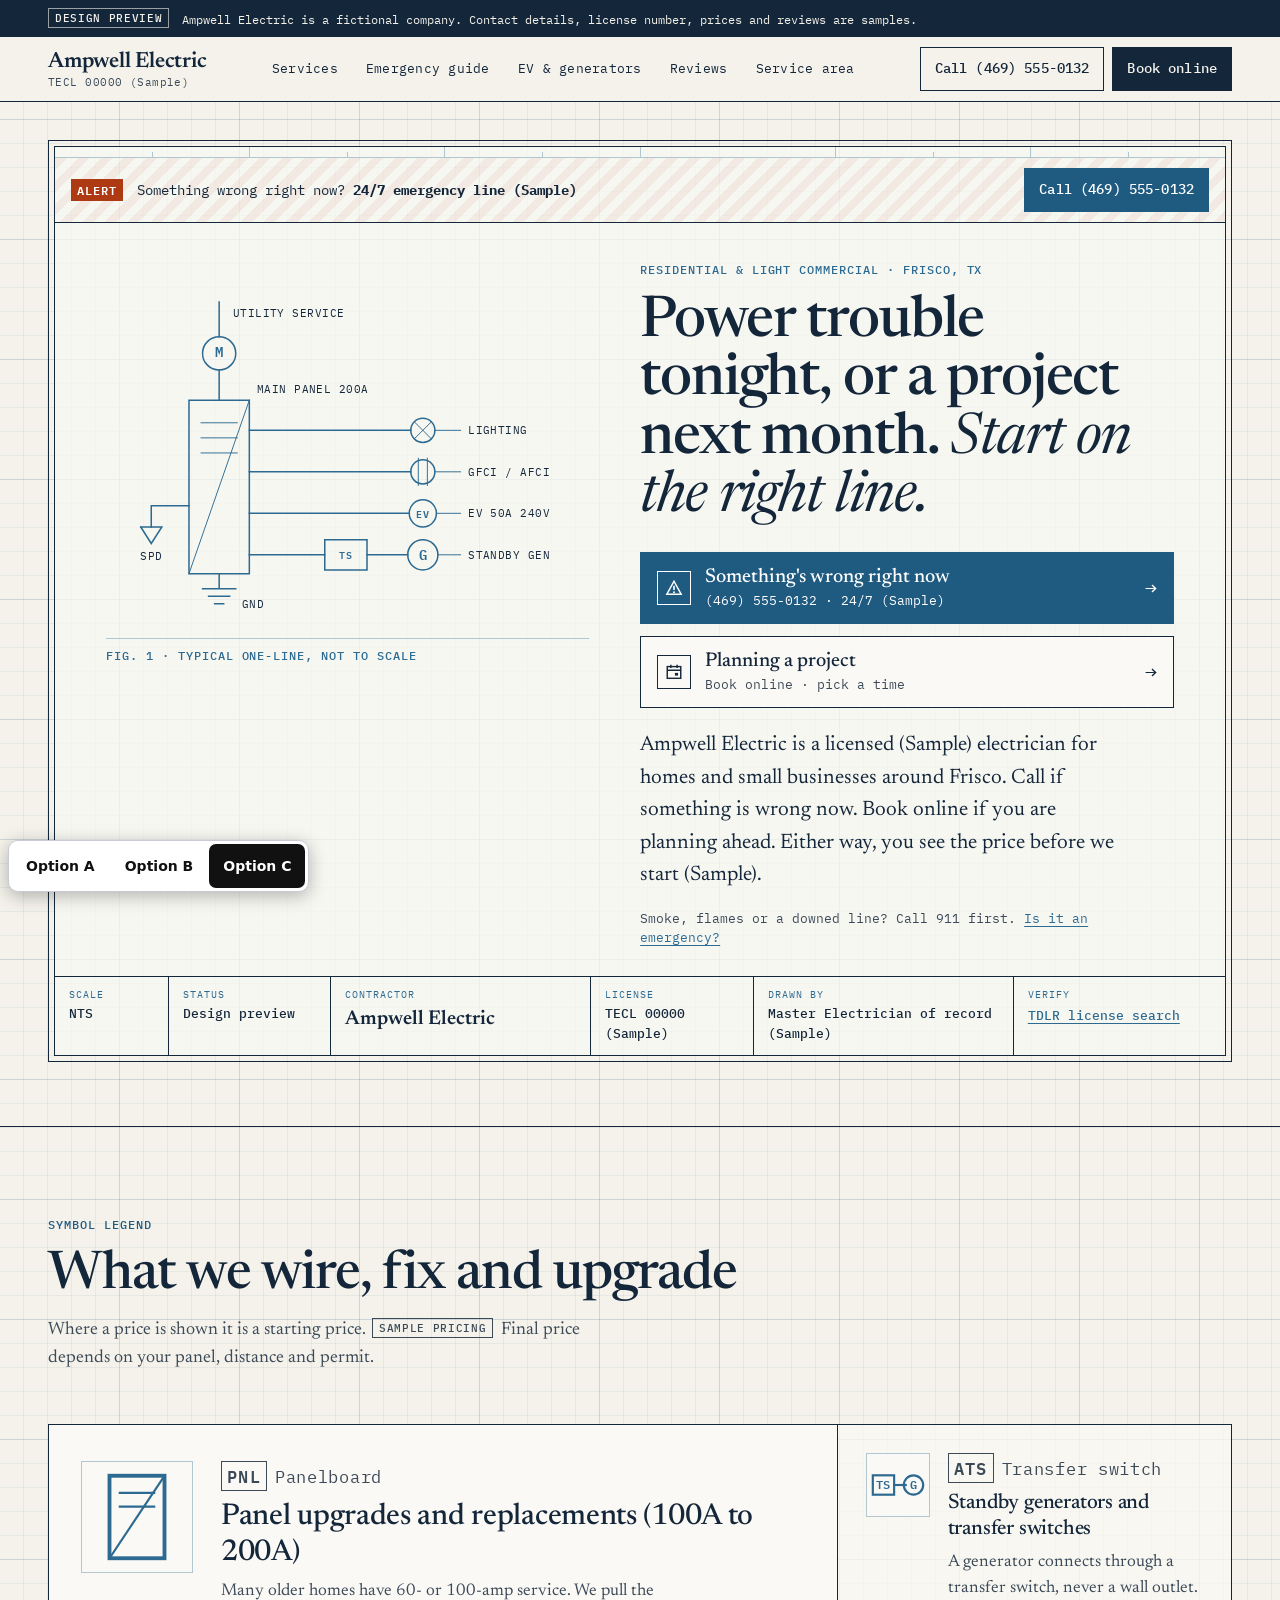
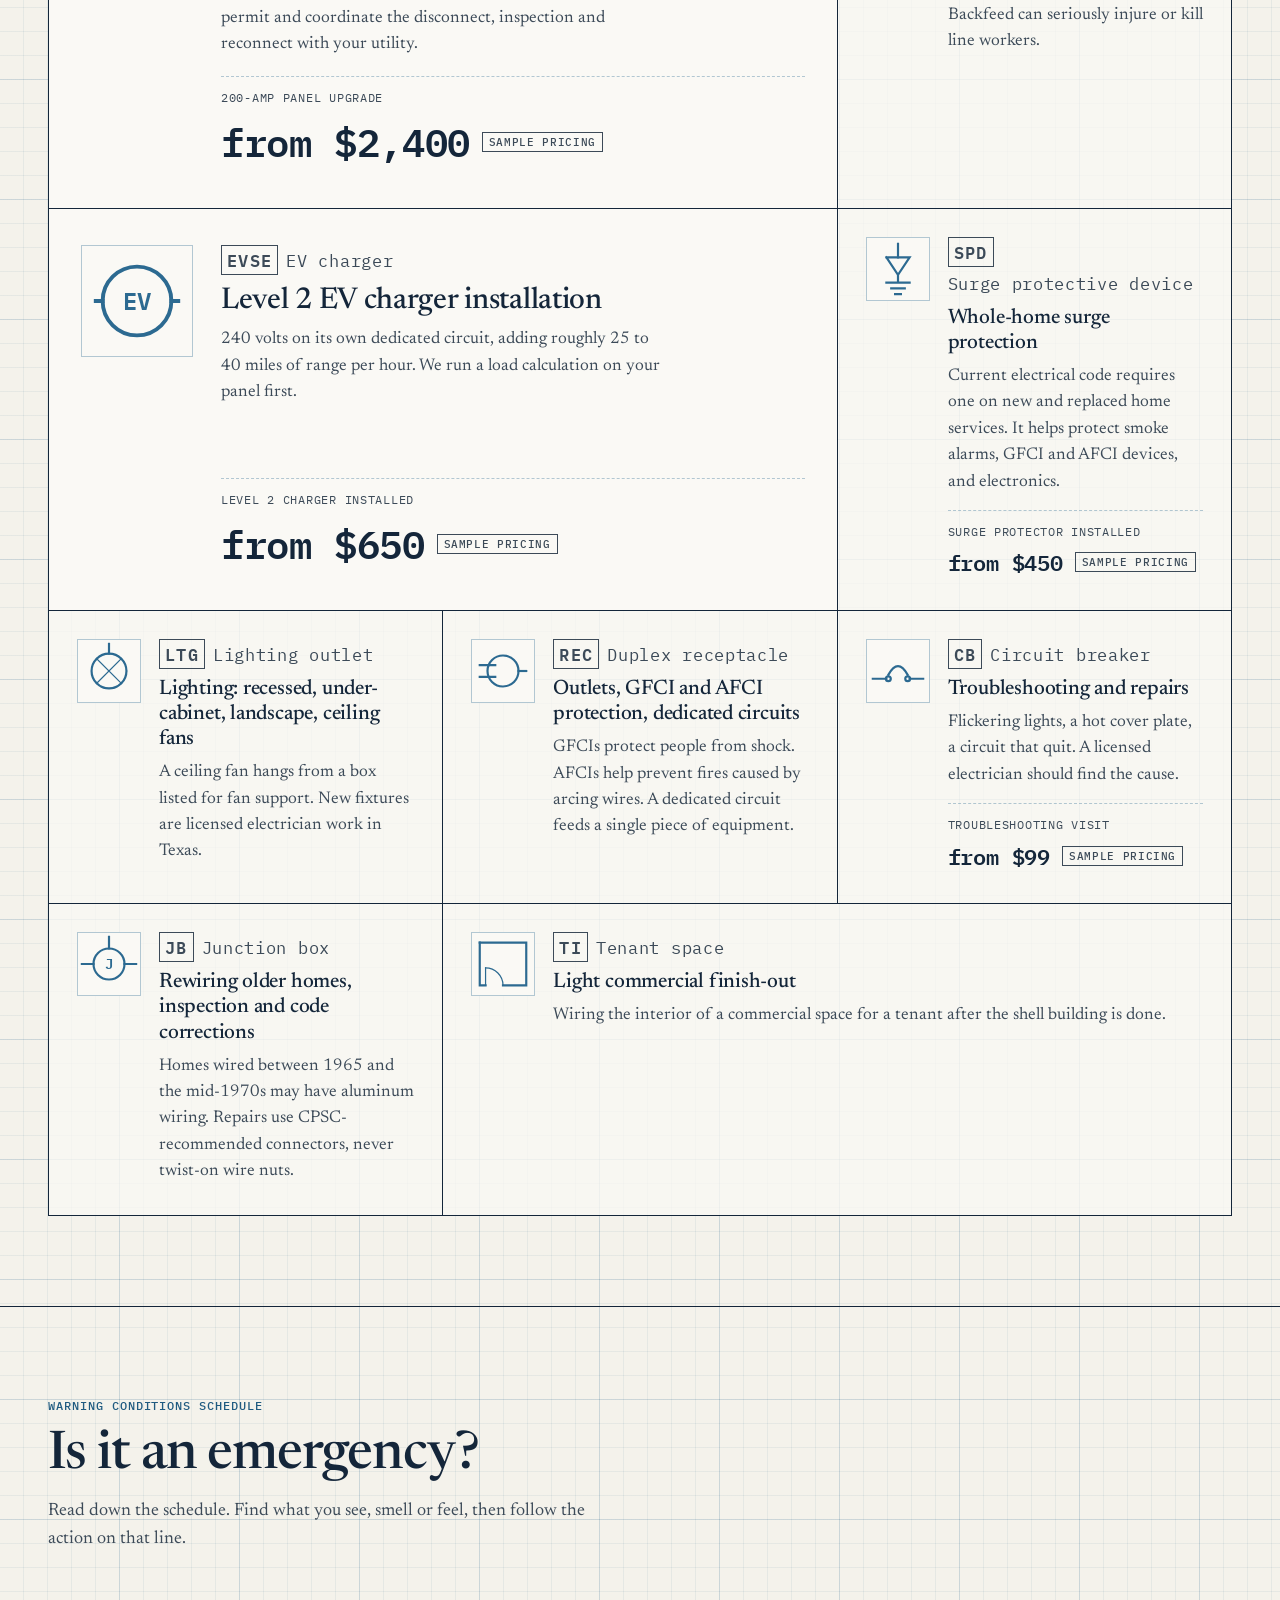
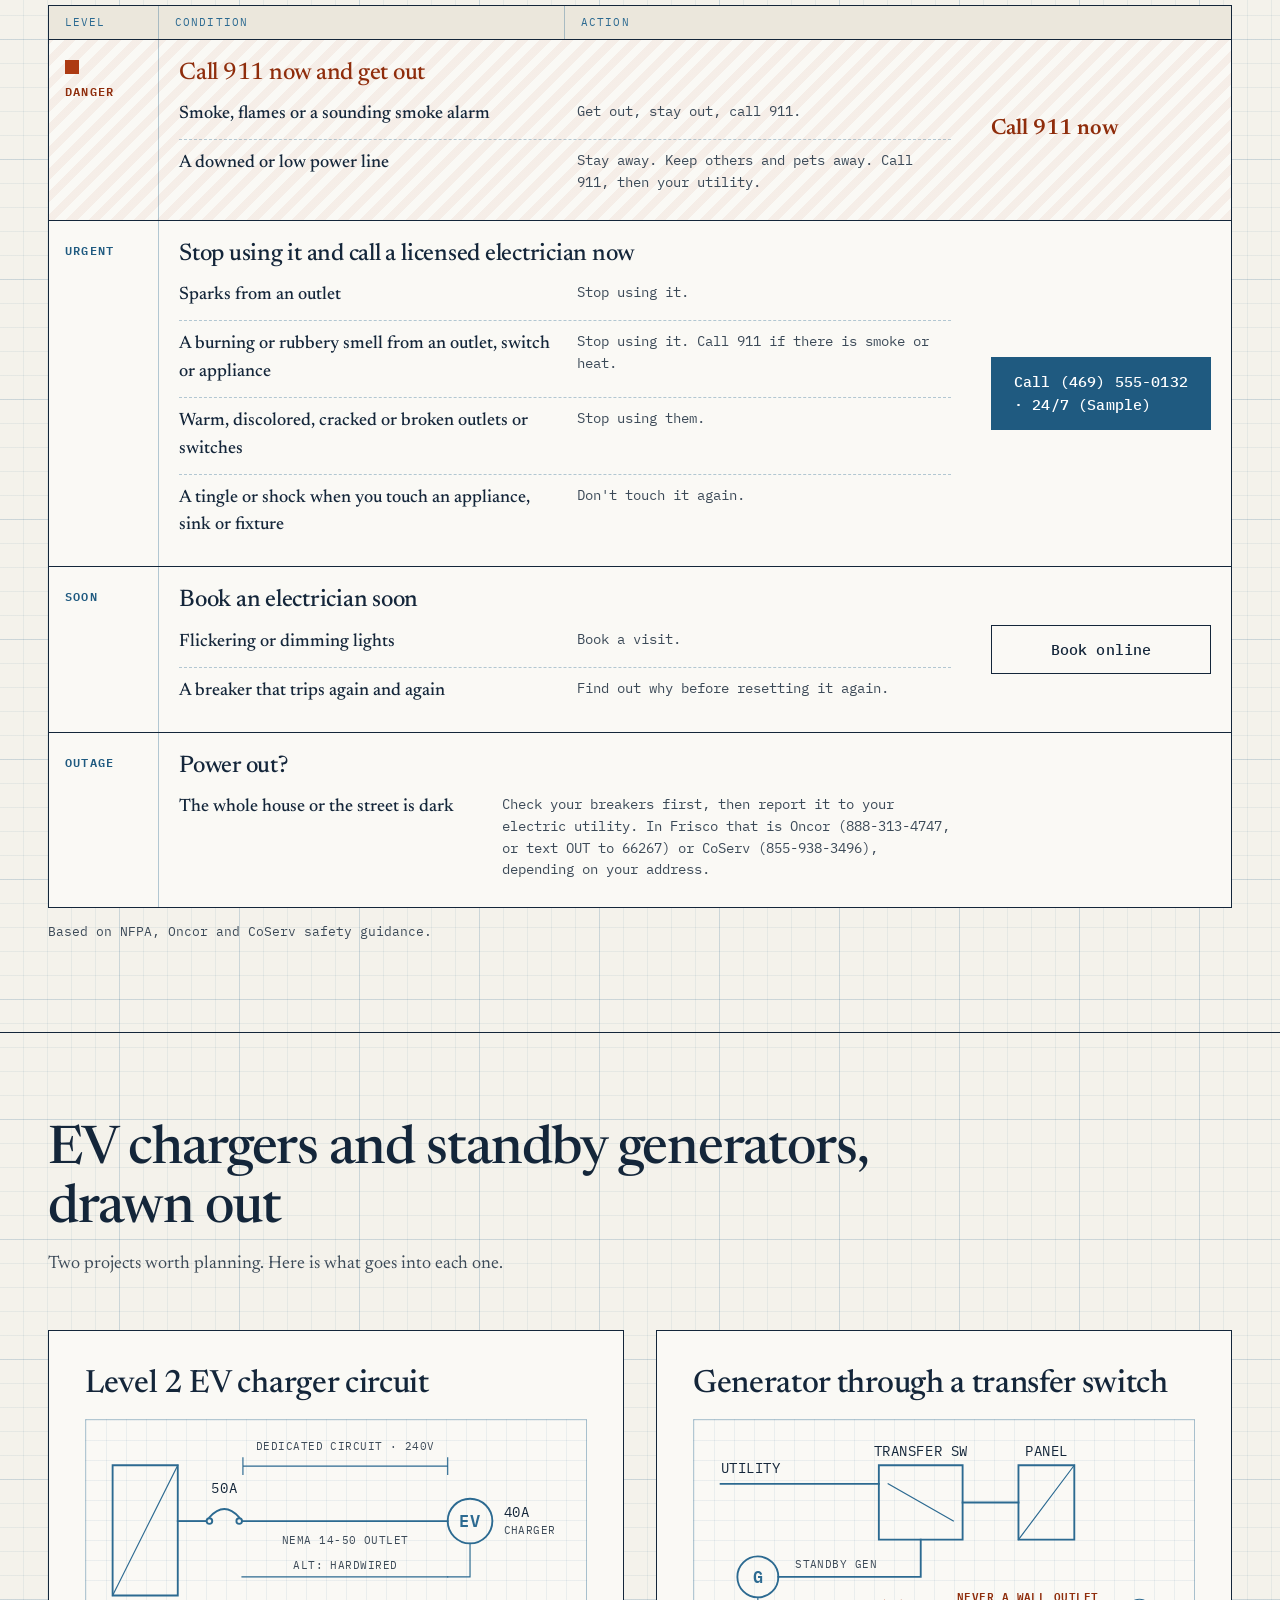
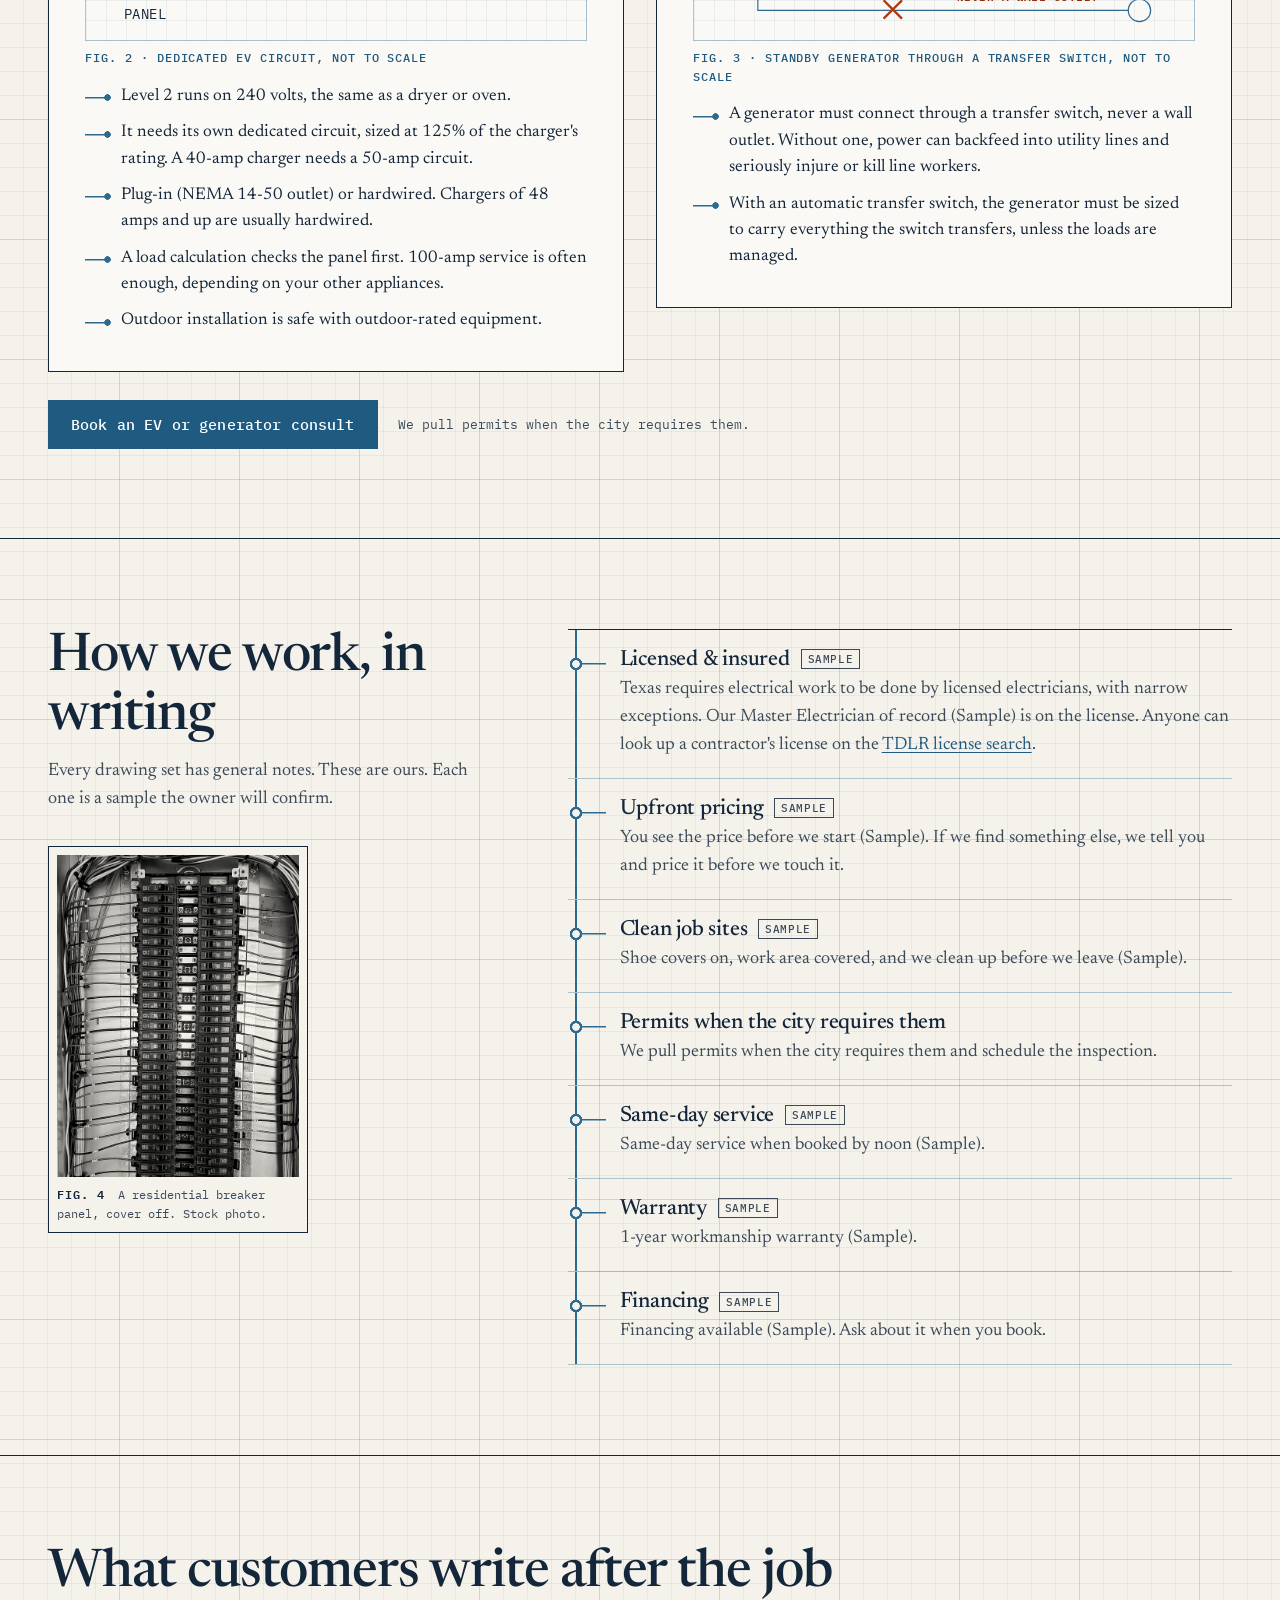
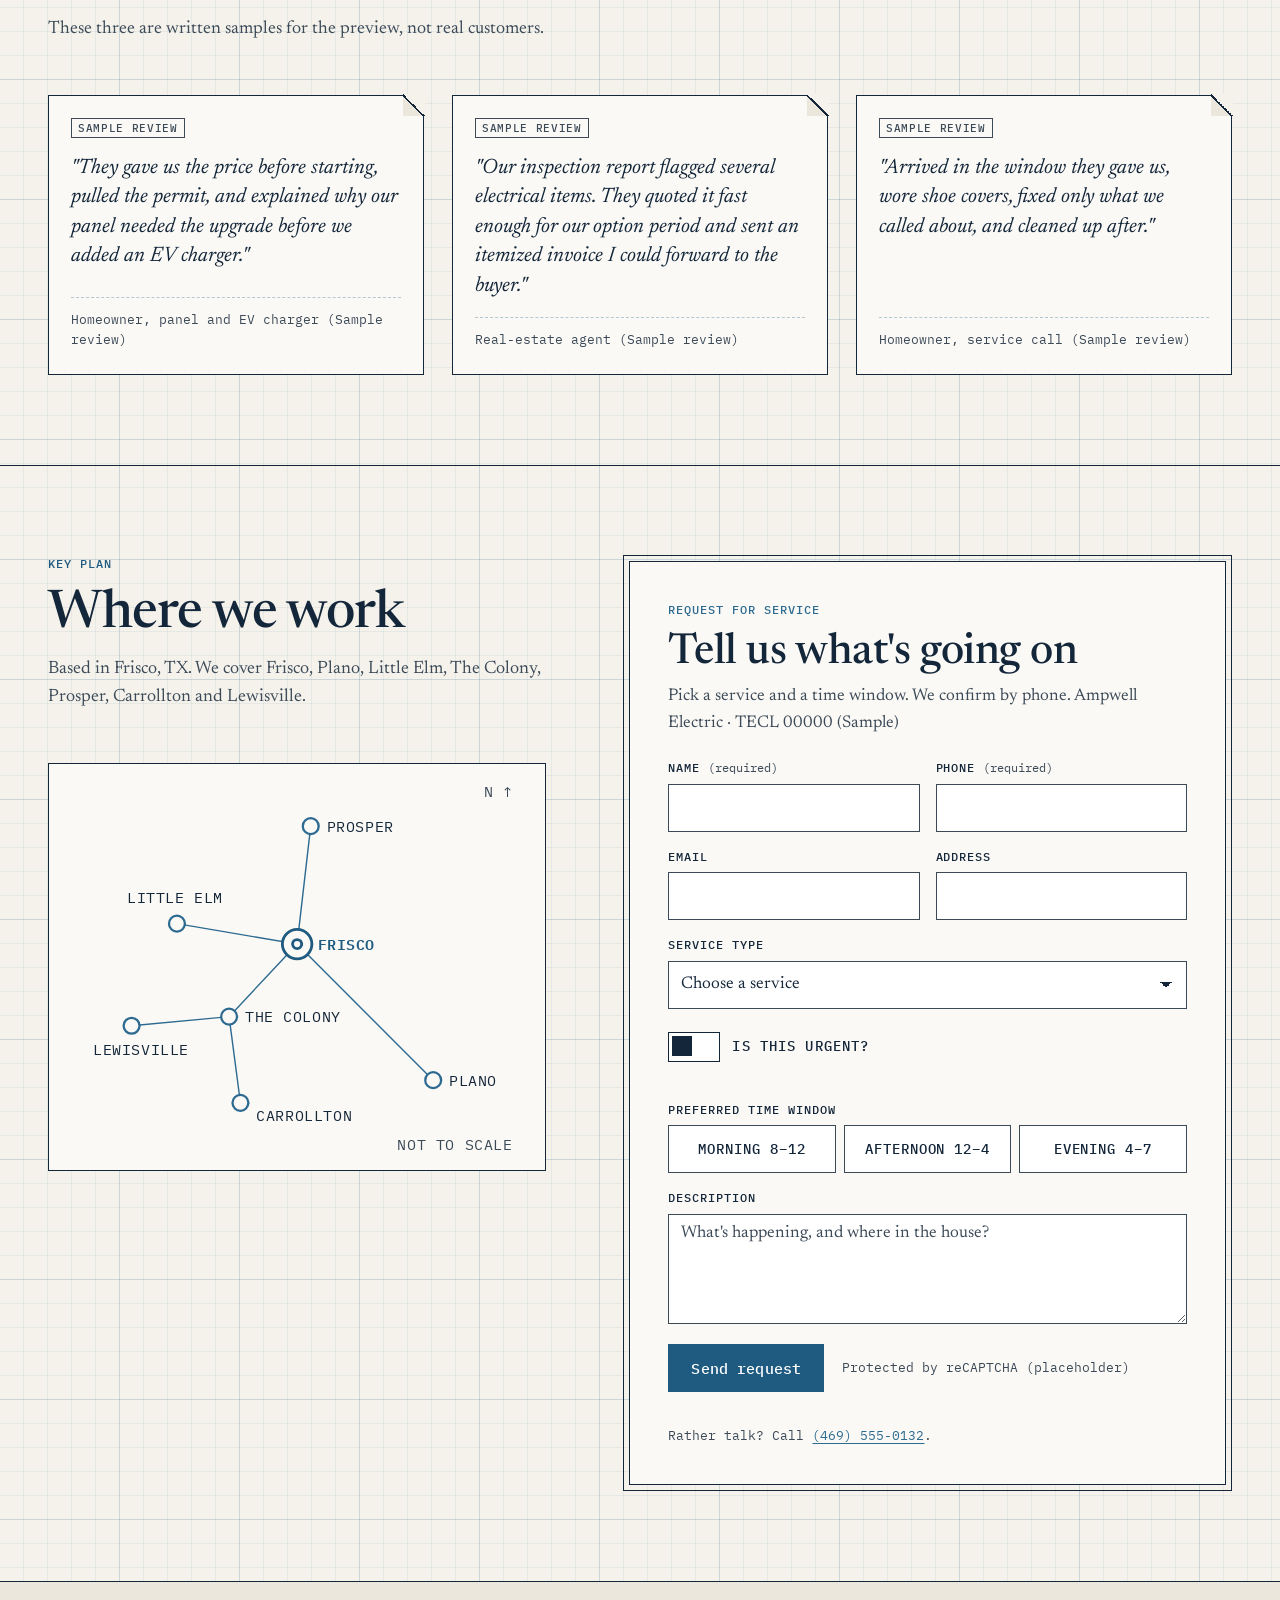
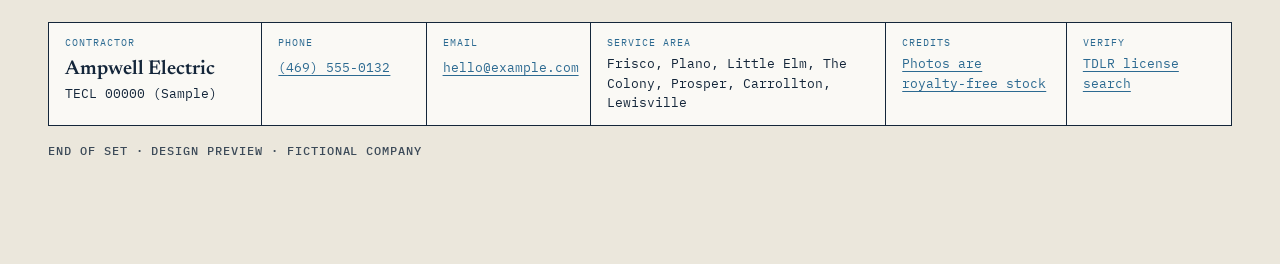
<file: option-c/index.html>
<!--
  Option C, "Schematic": the homepage drawn as an electrical drawing set, with a title block, a one-line diagram, the services as a symbol legend and the emergency guide as a panel schedule.
  Pitch note: look first at the hero sheet (one-line diagram plus title block with the sample license), then scroll to the symbol legend of services and the emergency schedule. Nobody in north DFW looks like this.
-->
<!doctype html>
<html lang="en">
<head>
<meta charset="utf-8">
<meta name="viewport" content="width=device-width, initial-scale=1">
<meta name="robots" content="noindex, nofollow">
<title>Ampwell Electric (fictional): Option C, Schematic</title>
<meta name="description" content="Design preview for a fictional Frisco, TX electrician. Residential and light commercial electrical work, 24/7 emergency line (Sample) and online booking.">
<link rel="icon" href="data:image/svg+xml,%3Csvg xmlns='http://www.w3.org/2000/svg' viewBox='0 0 32 32'%3E%3Crect width='32' height='32' fill='%23f4f2eb'/%3E%3Crect x='9' y='4' width='14' height='24' fill='none' stroke='%2314263a' stroke-width='2.5'/%3E%3Cpath d='M9 28L23 4' stroke='%231f5a80' stroke-width='2'/%3E%3C/svg%3E">
<link rel="preconnect" href="https://fonts.googleapis.com">
<link rel="preconnect" href="https://fonts.gstatic.com" crossorigin>
<link rel="stylesheet" href="https://fonts.googleapis.com/css2?family=IBM+Plex+Mono:wght@400;500;600&family=Newsreader:ital,opsz,wght@0,6..72,400;0,6..72,500;0,6..72,600;1,6..72,400&display=swap">
<link rel="stylesheet" href="styles.css">
<script>document.documentElement.classList.add('js');</script>
<script src="main.js" defer></script>
</head>
<body>

<a class="skip" href="#main">Skip to content</a>

<div class="preview-bar" role="note">
  <p><span class="tag tag--inv">Design preview</span> Ampwell Electric is a fictional company. Contact details, license number, prices and reviews are samples.</p>
</div>

<header class="site-header">
  <div class="wrap header-row">
    <a class="wordmark" href="#top" aria-label="Ampwell Electric, back to top">
      <span class="wordmark__name">Ampwell Electric</span>
      <!-- PLACEHOLDER: license number -->
      <span class="wordmark__lic">TECL 00000 (Sample)</span>
    </a>
    <nav class="site-nav" aria-label="Main">
      <ul>
        <li><a href="#services">Services</a></li>
        <li><a href="#emergency">Emergency guide</a></li>
        <li><a href="#ev-generators">EV &amp; generators</a></li>
        <li><a href="#reviews">Reviews</a></li>
        <li><a href="#area">Service area</a></li>
      </ul>
    </nav>
    <div class="header-actions">
      <!-- PLACEHOLDER: phone number -->
      <a class="btn btn--line btn--sm" href="tel:+14695550132" aria-label="Call (469) 555-0132"><span class="hide-sm">Call </span><span class="hide-xs">(469) 555-0132</span><span class="show-xs" aria-hidden="true">Call</span></a>
      <a class="btn btn--ink btn--sm" href="#book">Book online</a>
    </div>
  </div>
</header>

<main id="main">

<!-- ============ HERO / OVERVIEW SHEET ============ -->
<section class="hero" id="top" aria-labelledby="hero-title">
  <div class="wrap">
    <div class="sheet">
      <div class="zones zones--top" aria-hidden="true"><span></span><span></span><span></span><span></span><span></span><span></span></div>

      <!-- PLACEHOLDER: 24/7 emergency line -->
      <div class="e-strip">
        <p><span class="e-strip__code">ALERT</span> <span class="hide-mobile">Something wrong right now? </span><strong>24/7 emergency line (Sample)</strong></p>
        <a class="btn btn--action btn--sm" href="tel:+14695550132">Call (469) 555-0132</a>
      </div>

      <div class="hero__grid">
        <div class="hero__copy">
          <p class="label">Residential &amp; light commercial · Frisco, TX</p>
          <h1 id="hero-title">Power trouble tonight, or a project next month. <em>Start on the right line.</em></h1>
          <p class="lede">Ampwell Electric is a licensed (Sample) electrician for homes and small businesses around Frisco.<span class="lede__more"> Call if something is wrong now. Book online if you are planning ahead. Either way, you see the price before we start (Sample).</span></p>

          <div class="paths">
            <a class="path path--now" href="tel:+14695550132">
              <span class="path__key" aria-hidden="true"><svg viewBox="0 0 20 20" width="18" height="18"><path d="M10 2.5 L18 17 H2 Z" fill="none" stroke="currentColor" stroke-width="1.6" stroke-linejoin="miter"/><path d="M10 7.5 V12.2" stroke="currentColor" stroke-width="1.8"/><circle cx="10" cy="14.6" r="1.1" fill="currentColor"/></svg></span>
              <span class="path__body">
                <span class="path__title">Something's wrong right now</span>
                <span class="path__meta">(469) 555-0132 · 24/7 (Sample)</span>
              </span>
              <span class="path__arrow" aria-hidden="true">&rarr;</span>
            </a>
            <a class="path path--plan" href="#book">
              <span class="path__key" aria-hidden="true"><svg viewBox="0 0 20 20" width="18" height="18"><rect x="2.5" y="4" width="15" height="13" fill="none" stroke="currentColor" stroke-width="1.6"/><path d="M2.5 8 H17.5 M6.5 2 V5.5 M13.5 2 V5.5" stroke="currentColor" stroke-width="1.6"/><rect x="11" y="11" width="3.5" height="3" fill="currentColor"/></svg></span>
              <span class="path__body">
                <span class="path__title">Planning a project</span>
                <span class="path__meta">Book online · pick a time</span>
              </span>
              <span class="path__arrow" aria-hidden="true">&rarr;</span>
            </a>
          </div>
          <p class="fine">Smoke, flames or a downed line? Call 911 first. <a href="#emergency">Is it an emergency?</a></p>
        </div>

        <figure class="hero__drawing">
          <svg class="plot" viewBox="0 0 640 440" role="img" aria-labelledby="oneline-t" aria-describedby="oneline-d">
            <title id="oneline-t">One-line diagram of a home's electrical service</title>
            <desc id="oneline-d">Utility service feeds a meter and a 200-amp main panel with a surge protector and ground. Branch circuits run to lighting, GFCI and AFCI outlets, a Level 2 EV charger, and a transfer switch with a standby generator.</desc>
            <g class="ln">
              <!-- service drop -->
              <path d="M150 20 V66" />
              <circle cx="150" cy="88" r="22" />
              <path d="M150 110 V150" />
              <!-- panel -->
              <rect x="110" y="150" width="80" height="230" />
              <path d="M110 380 L190 150" class="thin"/>
              <path d="M126 180 h48 M126 200 h48 M126 220 h48" class="thin"/>
              <!-- spd + ground -->
              <path d="M110 290 H60 V318" />
              <path d="M46 318 h28 l-14 22 z" />
              <path d="M150 380 V400 M128 400 h44 M136 410 h28 M144 420 h12" />
              <!-- branches -->
              <path d="M190 190 H404" />
              <circle cx="420" cy="190" r="16" />
              <path d="M409 179 l22 22 M431 179 l-22 22" class="thin"/>
              <path d="M190 245 H404" />
              <circle cx="420" cy="245" r="16" />
              <path d="M414 227 V263 M426 227 V263" class="thin"/>
              <path d="M190 300 H402" />
              <circle cx="420" cy="300" r="18" />
              <path d="M190 355 H290" />
              <rect x="290" y="335" width="56" height="40" />
              <path d="M346 355 H400" />
              <circle cx="420" cy="355" r="20" />
              <!-- leaders + balloons -->
              <path d="M436 190 H470 M436 245 H470 M438 300 H470 M440 355 H470" class="thin dash"/>
            </g>
            <g class="tx">
              <text x="168" y="40">UTILITY SERVICE</text>
              <text x="150" y="93" text-anchor="middle" class="sym">M</text>
              <text x="200" y="140">MAIN PANEL 200A</text>
              <text x="60" y="362" text-anchor="middle">SPD</text>
              <text x="180" y="425">GND</text>
              <text x="420" y="306" text-anchor="middle" class="sym sm">EV</text>
              <text x="318" y="361" text-anchor="middle" class="sym sm">TS</text>
              <text x="420" y="362" text-anchor="middle" class="sym">G</text>
              <text x="480" y="195">LIGHTING</text>
              <text x="480" y="250">GFCI / AFCI</text>
              <text x="480" y="305">EV 50A 240V</text>
              <text x="480" y="360">STANDBY GEN</text>
            </g>
          </svg>
          <figcaption class="label">Fig. 1 · Typical one-line, not to scale</figcaption>
        </figure>
      </div>

      <dl class="title-block">
        <div class="tb tb--name"><dt>Contractor</dt><dd>Ampwell Electric</dd></div>
        <!-- PLACEHOLDER: license number -->
        <div class="tb tb--lic"><dt>License</dt><dd>TECL 00000 (Sample)</dd></div>
        <div class="tb tb--opt"><dt>Drawn by</dt><dd>Master Electrician of record (Sample)</dd></div>
        <div class="tb tb--opt"><dt>Scale</dt><dd>NTS</dd></div>
        <div class="tb tb--opt"><dt>Status</dt><dd>Design preview</dd></div>
        <div class="tb tb--verify"><dt>Verify</dt><dd><a href="https://www.tdlr.texas.gov/LicenseSearch/" rel="noopener" target="_blank">TDLR license search<span class="sr"> (opens in a new tab)</span></a></dd></div>
      </dl>
    </div>
  </div>
</section>

<!-- ============ SERVICES / LEGEND ============ -->
<section class="section" id="services" aria-labelledby="services-title">
  <div class="wrap">
    <header class="sec-head">
      <p class="label">Symbol legend</p>
      <h2 id="services-title">What we wire, fix and upgrade</h2>
      <p class="sec-head__note">Where a price is shown it is a starting price.
        <!-- PLACEHOLDER: sample starting prices -->
        <span class="tag">Sample pricing</span> Final price depends on your panel, distance and permit.</p>
    </header>

    <ol class="legend">
      <li class="legend__item legend__item--feature">
        <svg class="sym-box plot" viewBox="0 0 64 64" aria-hidden="true"><g class="ln"><rect x="16" y="8" width="32" height="48"/><path d="M16 56 L48 8" class="thin"/><path d="M22 18h20M22 26h20" class="thin"/></g></svg>
        <div>
          <p class="legend__key"><abbr class="legend__abbr" title="Panelboard">PNL</abbr> Panelboard</p>
          <h3>Panel upgrades and replacements (100A to 200A)</h3>
          <p>Many older homes have 60- or 100-amp service. We pull the permit and coordinate the disconnect, inspection and reconnect with your utility.</p>
          <p class="price"><span class="price__what">200-amp panel upgrade</span> <span class="price__amt">from $2,400</span> <span class="tag">Sample pricing</span></p>
        </div>
      </li>
      <li class="legend__item legend__item--feature">
        <svg class="sym-box plot" viewBox="0 0 64 64" aria-hidden="true"><g class="ln"><circle cx="32" cy="32" r="20"/><path d="M8 32h4M52 32h4"/></g><text x="32" y="37" text-anchor="middle" class="sym-t">EV</text></svg>
        <div>
          <p class="legend__key"><abbr class="legend__abbr" title="EV charger">EVSE</abbr> EV charger</p>
          <h3>Level 2 EV charger installation</h3>
          <p>240 volts on its own dedicated circuit, adding roughly 25 to 40 miles of range per hour. We run a load calculation on your panel first.</p>
          <p class="price"><span class="price__what">Level 2 charger installed</span> <span class="price__amt">from $650</span> <span class="tag">Sample pricing</span></p>
        </div>
      </li>
      <li class="legend__item">
        <svg class="sym-box plot" viewBox="0 0 64 64" aria-hidden="true"><g class="ln"><rect x="6" y="22" width="22" height="20"/><path d="M28 32h12"/><circle cx="48" cy="32" r="10"/></g><text x="17" y="36" text-anchor="middle" class="sym-t sm">TS</text><text x="48" y="36.5" text-anchor="middle" class="sym-t sm">G</text></svg>
        <div>
          <p class="legend__key"><abbr class="legend__abbr" title="Automatic transfer switch">ATS</abbr> Transfer switch</p>
          <h3>Standby generators and transfer switches</h3>
          <p>A generator connects through a transfer switch, never a wall outlet. Backfeed can seriously injure or kill line workers.</p>
        </div>
      </li>
      <li class="legend__item legend__item--wide4">
        <svg class="sym-box plot" viewBox="0 0 64 64" aria-hidden="true"><g class="ln"><path d="M32 6v14"/><path d="M20 20h24l-12 18z"/><path d="M32 38v8M20 46h24M25 52h14M29 58h6"/></g></svg>
        <div>
          <p class="legend__key"><abbr class="legend__abbr" title="Surge protective device">SPD</abbr> Surge protective device</p>
          <h3>Whole-home surge protection</h3>
          <p>Current electrical code requires one on new and replaced home services. It helps protect smoke alarms, GFCI and AFCI devices, and electronics.</p>
          <p class="price"><span class="price__what">Surge protector installed</span> <span class="price__amt">from $450</span> <span class="tag">Sample pricing</span></p>
        </div>
      </li>
      <li class="legend__item">
        <svg class="sym-box plot" viewBox="0 0 64 64" aria-hidden="true"><g class="ln"><circle cx="32" cy="32" r="18"/><path d="M19 19l26 26M45 19L19 45" class="thin"/><path d="M32 4v10"/></g></svg>
        <div>
          <p class="legend__key"><abbr class="legend__abbr" title="Lighting outlet">LTG</abbr> Lighting outlet</p>
          <h3>Lighting: recessed, under-cabinet, landscape, ceiling fans</h3>
          <p>A ceiling fan hangs from a box listed for fan support. New fixtures are licensed electrician work in Texas.</p>
        </div>
      </li>
      <li class="legend__item">
        <svg class="sym-box plot" viewBox="0 0 64 64" aria-hidden="true"><g class="ln"><circle cx="32" cy="32" r="16"/><path d="M8 26h16M8 38h16" /><path d="M48 32h8"/></g></svg>
        <div>
          <p class="legend__key"><abbr class="legend__abbr" title="Duplex receptacle">REC</abbr> Duplex receptacle</p>
          <h3>Outlets, GFCI and AFCI protection, dedicated circuits</h3>
          <p>GFCIs protect people from shock. AFCIs help prevent fires caused by arcing wires. A dedicated circuit feeds a single piece of equipment.</p>
        </div>
      </li>
      <li class="legend__item">
        <svg class="sym-box plot" viewBox="0 0 64 64" aria-hidden="true"><g class="ln"><path d="M6 40h14M44 40h14"/><circle cx="22" cy="40" r="2.5"/><circle cx="42" cy="40" r="2.5"/><path d="M22 36 Q32 18 42 36"/></g></svg>
        <div>
          <p class="legend__key"><abbr class="legend__abbr" title="Circuit breaker">CB</abbr> Circuit breaker</p>
          <h3>Troubleshooting and repairs</h3>
          <p>Flickering lights, a hot cover plate, a circuit that quit. A licensed electrician should find the cause.</p>
          <p class="price"><span class="price__what">Troubleshooting visit</span> <span class="price__amt">from $99</span> <span class="tag">Sample pricing</span></p>
        </div>
      </li>
      <li class="legend__item">
        <svg class="sym-box plot" viewBox="0 0 64 64" aria-hidden="true"><g class="ln"><circle cx="32" cy="32" r="16"/><path d="M4 32h12M48 32h12M32 4v12"/></g><text x="32" y="37.5" text-anchor="middle" class="sym-t">J</text></svg>
        <div>
          <p class="legend__key"><abbr class="legend__abbr" title="Junction box">JB</abbr> Junction box</p>
          <h3>Rewiring older homes, inspection and code corrections</h3>
          <p>Homes wired between 1965 and the mid-1970s may have aluminum wiring. Repairs use CPSC-recommended connectors, never twist-on wire nuts.</p>
        </div>
      </li>
      <li class="legend__item legend__item--wide2">
        <svg class="sym-box plot" viewBox="0 0 64 64" aria-hidden="true"><g class="ln"><path d="M8 10h48v44H32"/><path d="M8 10v44h6"/><path d="M14 54V36" class="thin"/><path d="M14 36 A18 18 0 0 1 32 54" class="thin dash"/></g></svg>
        <div>
          <p class="legend__key"><abbr class="legend__abbr" title="Tenant space">TI</abbr> Tenant space</p>
          <h3>Light commercial finish-out</h3>
          <p>Wiring the interior of a commercial space for a tenant after the shell building is done.</p>
        </div>
      </li>
    </ol>
  </div>
</section>

<!-- ============ EMERGENCY / SCHEDULE ============ -->
<section class="section section--schedule" id="emergency" aria-labelledby="emergency-title">
  <div class="wrap">
    <header class="sec-head">
      <p class="label">Warning conditions schedule</p>
      <h2 id="emergency-title">Is it an emergency?</h2>
      <p class="sec-head__note">Read down the schedule. Find what you see, smell or feel, then follow the action on that line.</p>
    </header>

    <div class="schedule">
      <div class="schedule__head" aria-hidden="true">
        <span>Level</span><span>Condition</span><span>Action</span>
      </div>

      <section class="tier tier--1">
        <p class="tier__code">Danger</p>
        <h3 id="t1" class="tier__title">Call 911 now and get out</h3>
        <ul class="tier__rows">
          <li><span class="cond"><span class="sr">If you notice: </span>Smoke, flames or a sounding smoke alarm<span class="sr">.</span></span><span class="act"><span class="sr">What to do: </span>Get out, stay out, call 911.</span></li>
          <li><span class="cond"><span class="sr">If you notice: </span>A downed or low power line<span class="sr">.</span></span><span class="act"><span class="sr">What to do: </span>Stay away. Keep others and pets away. Call 911, then your utility.</span></li>
        </ul>
        <p class="tier__say">Call 911 now</p>
      </section>

      <section class="tier tier--2">
        <p class="tier__code">Urgent</p>
        <h3 id="t2" class="tier__title">Stop using it and call a licensed electrician now</h3>
        <ul class="tier__rows">
          <li><span class="cond"><span class="sr">If you notice: </span>Sparks from an outlet<span class="sr">.</span></span><span class="act"><span class="sr">What to do: </span>Stop using it.</span></li>
          <li><span class="cond"><span class="sr">If you notice: </span>A burning or rubbery smell from an outlet, switch or appliance<span class="sr">.</span></span><span class="act"><span class="sr">What to do: </span>Stop using it. Call 911 if there is smoke or heat.</span></li>
          <li><span class="cond"><span class="sr">If you notice: </span>Warm, discolored, cracked or broken outlets or switches<span class="sr">.</span></span><span class="act"><span class="sr">What to do: </span>Stop using them.</span></li>
          <li><span class="cond"><span class="sr">If you notice: </span>A tingle or shock when you touch an appliance, sink or fixture<span class="sr">.</span></span><span class="act"><span class="sr">What to do: </span>Don't touch it again.</span></li>
        </ul>
        <!-- PLACEHOLDER: 24/7 emergency line -->
        <a class="btn btn--action tier__btn" href="tel:+14695550132">Call (469) 555-0132 · 24/7 (Sample)</a>
      </section>

      <section class="tier tier--3">
        <p class="tier__code">Soon</p>
        <h3 id="t3" class="tier__title">Book an electrician soon</h3>
        <ul class="tier__rows">
          <li><span class="cond"><span class="sr">If you notice: </span>Flickering or dimming lights<span class="sr">.</span></span><span class="act"><span class="sr">What to do: </span>Book a visit.</span></li>
          <li><span class="cond"><span class="sr">If you notice: </span>A breaker that trips again and again<span class="sr">.</span></span><span class="act"><span class="sr">What to do: </span>Find out why before resetting it again.</span></li>
        </ul>
        <a class="btn btn--line tier__btn" href="#book">Book online</a>
      </section>

      <section class="tier tier--4">
        <p class="tier__code">Outage</p>
        <h3 id="t4" class="tier__title">Power out?</h3>
        <ul class="tier__rows">
          <li><span class="cond"><span class="sr">If you notice: </span>The whole house or the street is dark<span class="sr">.</span></span><span class="act"><span class="sr">What to do: </span>Check your breakers first, then report it to your electric utility. In Frisco that is Oncor (888-313-4747, or text OUT to 66267) or CoServ (855-938-3496), depending on your address.</span></li>
        </ul>
      </section>
    </div>
    <p class="credit">Based on NFPA, Oncor and CoServ safety guidance.</p>
  </div>
</section>

<!-- ============ EV + GENERATOR DETAILS ============ -->
<section class="section" id="ev-generators" aria-labelledby="ev-title">
  <div class="wrap">
    <header class="sec-head">
      <h2 id="ev-title">EV chargers and standby generators, drawn out</h2>
      <p class="sec-head__note">Two projects worth planning. Here is what goes into each one.</p>
    </header>

    <div class="details">
      <article class="detail">
        <h3>Level 2 EV charger circuit</h3>
        <figure class="detail__fig">
        <svg class="detail__svg plot" viewBox="0 0 520 220" role="img" aria-label="Panel with a 50-amp breaker feeding a dedicated circuit to a 40-amp Level 2 charger, either a NEMA 14-50 outlet or hardwired.">
          <g class="ln">
            <rect x="20" y="40" width="70" height="140"/>
            <path d="M20 180 L90 40" class="thin"/>
            <path d="M90 100 H120"/>
            <circle cx="124" cy="100" r="3"/><circle cx="156" cy="100" r="3"/>
            <path d="M124 96 Q140 78 156 96"/>
            <path d="M159 100 H380"/>
            <circle cx="404" cy="100" r="24"/>
            <path d="M159 160 H380" class="thin dash"/>
            <path d="M380 160 H404 V124" class="thin dash"/>
            <path d="M160 32 V50 M380 32 V50 M160 41 H380" class="thin"/>
          </g>
          <g class="tx">
            <text x="55" y="205" text-anchor="middle">PANEL</text>
            <text x="140" y="70" text-anchor="middle">50A</text>
            <text x="270" y="24" text-anchor="middle" class="sm">DEDICATED CIRCUIT · 240V</text>
            <text x="404" y="106" text-anchor="middle" class="sym">EV</text>
            <text x="440" y="96">40A</text>
            <text x="440" y="114" class="sm">CHARGER</text>
            <text x="270" y="152" text-anchor="middle" class="sm">ALT: HARDWIRED</text>
            <text x="270" y="125" text-anchor="middle" class="sm">NEMA 14-50 OUTLET</text>
          </g>
        </svg>
        <figcaption class="label">Fig. 2 · Dedicated EV circuit, not to scale</figcaption>
        </figure>
        <ol class="notes">
          <li>Level 2 runs on 240 volts, the same as a dryer or oven.</li>
          <li>It needs its own dedicated circuit, sized at 125% of the charger's rating. A 40-amp charger needs a 50-amp circuit.</li>
          <li>Plug-in (NEMA 14-50 outlet) or hardwired. Chargers of 48 amps and up are usually hardwired.</li>
          <li>A load calculation checks the panel first. 100-amp service is often enough, depending on your other appliances.</li>
          <li>Outdoor installation is safe with outdoor-rated equipment.</li>
        </ol>
      </article>

      <article class="detail">
        <h3>Generator through a transfer switch</h3>
        <figure class="detail__fig">
        <svg class="detail__svg plot" viewBox="0 0 520 220" role="img" aria-label="Utility power and a standby generator both connect to a transfer switch, which feeds the house panel. A path from the generator to a wall outlet is crossed out.">
          <g class="ln">
            <path d="M20 60 H190"/>
            <rect x="190" y="40" width="90" height="80"/>
            <path d="M200 60 L270 100" class="thin"/>
            <path d="M280 80 H340"/>
            <rect x="340" y="40" width="60" height="80"/>
            <path d="M340 120 L400 40" class="thin"/>
            <circle cx="60" cy="160" r="22"/>
            <path d="M82 160 H235 V120"/>
            <path d="M60 182 V196 H458" class="thin dash"/>
            <circle cx="470" cy="196" r="12" class="thin"/>
          </g>
          <g class="ln acc">
            <path d="M196 186 l18 18 M214 186 l-18 18"/>
          </g>
          <g class="tx">
            <text x="20" y="48">UTILITY</text>
            <text x="235" y="30" text-anchor="middle">TRANSFER SW</text>
            <text x="370" y="30" text-anchor="middle">PANEL</text>
            <text x="60" y="166" text-anchor="middle" class="sym">G</text>
            <text x="100" y="150" class="sm">STANDBY GEN</text>
            <text x="274" y="186" class="sm acc-t">NEVER A WALL OUTLET</text>
          </g>
        </svg>
        <figcaption class="label">Fig. 3 · Standby generator through a transfer switch, not to scale</figcaption>
        </figure>
        <ol class="notes">
          <li>A generator must connect through a transfer switch, never a wall outlet. Without one, power can backfeed into utility lines and seriously injure or kill line workers.</li>
          <li>With an automatic transfer switch, the generator must be sized to carry everything the switch transfers, unless the loads are managed.</li>
        </ol>
      </article>
    </div>
    <p class="detail-cta"><a class="btn btn--action" href="#book">Book an EV or generator consult</a> <span class="fine">We pull permits when the city requires them.</span></p>
  </div>
</section>

<!-- ============ WHY / GENERAL NOTES ============ -->
<section class="section section--notes" id="why" aria-labelledby="why-title">
  <div class="wrap notes-grid">
    <header class="sec-head">
      <h2 id="why-title">How we work, in writing</h2>
      <p class="sec-head__note">Every drawing set has general notes. These are ours. Each one is a sample the owner will confirm.</p>
      <figure class="plate plate--panel">
        <img src="../assets/img/panel-open-01-622.webp" width="622" height="1280" loading="lazy" decoding="async"
             alt="Open residential breaker panel with rows of breakers and neatly routed wires">
        <figcaption><span class="label">Fig. 4</span> A residential breaker panel, cover off. Stock photo.</figcaption>
      </figure>
    </header>

    <ol class="gen-notes">
      <!-- PLACEHOLDER: licensed & insured, Master Electrician -->
      <li><h3>Licensed &amp; insured <span class="tag">Sample</span></h3><p>Texas requires electrical work to be done by licensed electricians, with narrow exceptions. Our Master Electrician of record (Sample) is on the license. Anyone can look up a contractor's license on the <a href="https://www.tdlr.texas.gov/LicenseSearch/" rel="noopener" target="_blank">TDLR license search<span class="sr"> (opens in a new tab)</span></a>.</p></li>
      <!-- PLACEHOLDER: upfront pricing -->
      <li><h3>Upfront pricing <span class="tag">Sample</span></h3><p>You see the price before we start (Sample). If we find something else, we tell you and price it before we touch it.</p></li>
      <!-- PLACEHOLDER: clean job sites -->
      <li><h3>Clean job sites <span class="tag">Sample</span></h3><p>Shoe covers on, work area covered, and we clean up before we leave (Sample).</p></li>
      <li><h3>Permits when the city requires them</h3><p>We pull permits when the city requires them and schedule the inspection.</p></li>
      <!-- PLACEHOLDER: same-day service -->
      <li><h3>Same-day service <span class="tag">Sample</span></h3><p>Same-day service when booked by noon (Sample).</p></li>
      <!-- PLACEHOLDER: warranty -->
      <li><h3>Warranty <span class="tag">Sample</span></h3><p>1-year workmanship warranty (Sample).</p></li>
      <!-- PLACEHOLDER: financing -->
      <li><h3>Financing <span class="tag">Sample</span></h3><p>Financing available (Sample). Ask about it when you book.</p></li>
    </ol>
  </div>
</section>

<!-- ============ REVIEWS ============ -->
<section class="section" id="reviews" aria-labelledby="reviews-title">
  <div class="wrap">
    <header class="sec-head">
      <h2 id="reviews-title">What customers write after the job</h2>
      <p class="sec-head__note">These three are written samples for the preview, not real customers.</p>
    </header>
    <!-- PLACEHOLDER: reviews (all three are samples) -->
    <ul class="reviews">
      <li class="review">
        <p class="review__tag"><span class="tag">Sample review</span></p>
        <blockquote><p>"They gave us the price before starting, pulled the permit, and explained why our panel needed the upgrade before we added an EV charger."</p></blockquote>
        <p class="review__who">Homeowner, panel and EV charger (Sample review)</p>
      </li>
      <li class="review">
        <p class="review__tag"><span class="tag">Sample review</span></p>
        <blockquote><p>"Our inspection report flagged several electrical items. They quoted it fast enough for our option period and sent an itemized invoice I could forward to the buyer."</p></blockquote>
        <p class="review__who">Real-estate agent (Sample review)</p>
      </li>
      <li class="review">
        <p class="review__tag"><span class="tag">Sample review</span></p>
        <blockquote><p>"Arrived in the window they gave us, wore shoe covers, fixed only what we called about, and cleaned up after."</p></blockquote>
        <p class="review__who">Homeowner, service call (Sample review)</p>
      </li>
    </ul>
  </div>
</section>

<!-- ============ SERVICE AREA + FORM ============ -->
<section class="section section--close" id="area" aria-labelledby="area-title">
  <div class="wrap close-grid">
    <div class="area">
      <header class="sec-head">
        <p class="label">Key plan</p>
        <h2 id="area-title">Where we work</h2>
        <p class="sec-head__note">Based in Frisco, TX. We cover Frisco, Plano, Little Elm, The Colony, Prosper, Carrollton and Lewisville.</p>
      </header>
      <svg class="keyplan plot" viewBox="0 0 420 340" role="img" aria-label="Key plan, not to scale, of the service area around Frisco: Prosper, Little Elm, The Colony, Lewisville, Carrollton and Plano.">
        <g class="ln">
          <path d="M210 150 L222 46 M210 150 L104 132 M210 150 L150 214 M210 150 L330 270 M150 214 L64 222 M150 214 L160 290" class="thin dash"/>
          <circle cx="222" cy="46" r="7"/><circle cx="104" cy="132" r="7"/><circle cx="150" cy="214" r="7"/>
          <circle cx="64" cy="222" r="7"/><circle cx="160" cy="290" r="7"/><circle cx="330" cy="270" r="7"/>
        </g>
        <g class="ln act"><circle cx="210" cy="150" r="13"/><circle cx="210" cy="150" r="4"/></g>
        <g class="tx">
          <text x="236" y="51">PROSPER</text>
          <text x="60" y="114">LITTLE ELM</text>
          <text x="228" y="155" class="strong">FRISCO</text>
          <text x="164" y="219">THE COLONY</text>
          <text x="30" y="248">LEWISVILLE</text>
          <text x="174" y="306">CARROLLTON</text>
          <text x="344" y="275">PLANO</text>
          <text x="400" y="20" text-anchor="end" class="sm">N &#8593;</text>
          <text x="400" y="332" text-anchor="end" class="sm">NOT TO SCALE</text>
        </g>
      </svg>
    </div>

    <div class="book" id="book">
      <div class="form-card">
        <p class="label">Request for service</p>
        <h2 id="book-title">Tell us what's going on</h2>
        <p class="form-intro">Pick a service and a time window. We confirm by phone. Ampwell Electric · TECL 00000 (Sample)</p>

        <form id="book-form" action="#" method="post" novalidate aria-labelledby="book-title">
          <div class="f-row f-row--2">
            <div class="field"><label for="f-name">Name <span class="req">(required)</span></label><input id="f-name" name="name" type="text" autocomplete="name" required></div>
            <div class="field"><label for="f-phone">Phone <span class="req">(required)</span></label><input id="f-phone" name="phone" type="tel" autocomplete="tel" required></div>
          </div>
          <div class="f-row f-row--2">
            <div class="field"><label for="f-email">Email</label><input id="f-email" name="email" type="email" autocomplete="email"></div>
            <div class="field"><label for="f-address">Address</label><input id="f-address" name="address" type="text" autocomplete="street-address"></div>
          </div>
          <div class="field">
            <label for="f-service">Service type</label>
            <select id="f-service" name="service">
              <option value="">Choose a service</option>
              <option>Panel upgrades and replacements (100A to 200A)</option>
              <option>Level 2 EV charger installation</option>
              <option>Standby generators and transfer switches</option>
              <option>Whole-home surge protection</option>
              <option>Lighting: recessed, under-cabinet, landscape, ceiling fans</option>
              <option>Outlets, GFCI and AFCI protection, dedicated circuits</option>
              <option>Troubleshooting and repairs</option>
              <option>Rewiring older homes, inspection and code corrections</option>
              <option>Light commercial finish-out</option>
            </select>
          </div>

          <div class="field field--toggle">
            <input id="f-urgent" name="urgent" type="checkbox" class="toggle">
            <label for="f-urgent">Is this urgent?</label>
          </div>
          <div class="urgent-note" id="urgent-note" aria-live="polite"></div>
          <p class="urgent-note urgent-note--nojs">For sparks, smoke or a burning smell, call 911 first. Otherwise call our 24/7 line (Sample): (469) 555-0132.</p>

          <fieldset class="field">
            <legend>Preferred time window</legend>
            <div class="windows">
              <label class="win"><input type="radio" name="window" value="morning"><span>Morning 8–12</span></label>
              <label class="win"><input type="radio" name="window" value="afternoon"><span>Afternoon 12–4</span></label>
              <label class="win"><input type="radio" name="window" value="evening"><span>Evening 4–7</span></label>
            </div>
          </fieldset>

          <div class="field"><label for="f-desc">Description</label><textarea id="f-desc" name="description" rows="4" placeholder="What's happening, and where in the house?"></textarea></div>

          <div class="hp" aria-hidden="true">
            <label for="f-website">Website</label>
            <input id="f-website" name="website" type="text" tabindex="-1" autocomplete="off">
          </div>

          <!-- reCAPTCHA v3 placeholder: load https://www.google.com/recaptcha/api.js?render=SITE_KEY at launch -->
          <div class="f-submit">
            <button class="btn btn--action" type="submit">Send request</button>
            <p class="fine">Protected by reCAPTCHA (placeholder)</p>
          </div>
          <p class="form-status" id="form-status" role="status" aria-live="polite"></p>
        </form>
        <p class="fine form-alt">Rather talk? Call <a href="tel:+14695550132">(469) 555-0132</a>.</p>
      </div>
    </div>
  </div>
</section>

</main>

<footer class="site-footer">
  <div class="wrap">
    <dl class="foot-block">
      <div class="fb fb--name"><dt>Contractor</dt><dd><span class="foot-name">Ampwell Electric</span><br>TECL 00000 (Sample)</dd></div>
      <div class="fb"><dt>Phone</dt><dd><a href="tel:+14695550132">(469) 555-0132</a></dd></div>
      <div class="fb"><dt>Email</dt><dd><a href="mailto:hello@example.com">hello@example.com</a></dd></div>
      <div class="fb fb--area"><dt>Service area</dt><dd>Frisco, Plano, Little Elm, The Colony, Prosper, Carrollton, Lewisville</dd></div>
      <!-- PLACEHOLDER: photo credits -->
      <div class="fb"><dt>Credits</dt><dd><a href="../credits.html">Photos are royalty-free stock</a></dd></div>
      <div class="fb"><dt>Verify</dt><dd><a href="https://www.tdlr.texas.gov/LicenseSearch/" rel="noopener" target="_blank">TDLR license search<span class="sr"> (opens in a new tab)</span></a></dd></div>
    </dl>
    <p class="foot-sheet label">End of set · Design preview · Fictional company</p>
  </div>
</footer>
<!-- REMOVE AT LAUNCH: option switcher -->
<!-- Copy this block unchanged to the end of <body> on every option page, just before </body>.
     Per page, move aria-current="page" and the "on" class to that page's own link. Change nothing else.
     Links are relative to option-a/, option-b/ and option-c/ folders (one level below the site root). -->
<style class="pv-style">
  html { scroll-padding-bottom: 6rem; }
  footer, .site-footer, body > :last-of-type:not(script):not(nav) { padding-bottom: max(env(safe-area-inset-bottom), 5rem); }
  .pv-switch {
    position: fixed; left: 8px; bottom: 8px; z-index: 9999;
    display: flex; gap: 2px; padding: 3px;
    background: #fff; border: 1px solid #c8ccd2; border-radius: 10px;
    box-shadow: 0 4px 18px rgba(0,0,0,.28);
    font: 600 14px/1.2 system-ui, -apple-system, "Segoe UI", sans-serif;
  }
  .pv-switch a {
    display: flex; align-items: center; justify-content: center;
    min-height: 44px; padding: 0 14px; border-radius: 7px;
    color: #111; background: transparent; text-decoration: none; white-space: nowrap;
  }
  .pv-switch a:hover { background: #eceef1; }
  .pv-switch a.on { color: #fff; background: #111; }
  .pv-switch a:focus-visible { outline: 3px solid #1a73e8; outline-offset: 1px; }
  @media (max-width: 420px) { .pv-switch a { padding: 0 11px; font-size: 13px; } }
  @media print { .pv-switch { display: none; } }
</style>
<nav class="pv-switch" aria-label="Design options">
  <a href="../option-a/">Option A</a>
  <a href="../option-b/">Option B</a>
  <a href="../option-c/" class="on" aria-current="page">Option C</a>
</nav>
<!-- /REMOVE AT LAUNCH -->
</body>
</html>
</file>
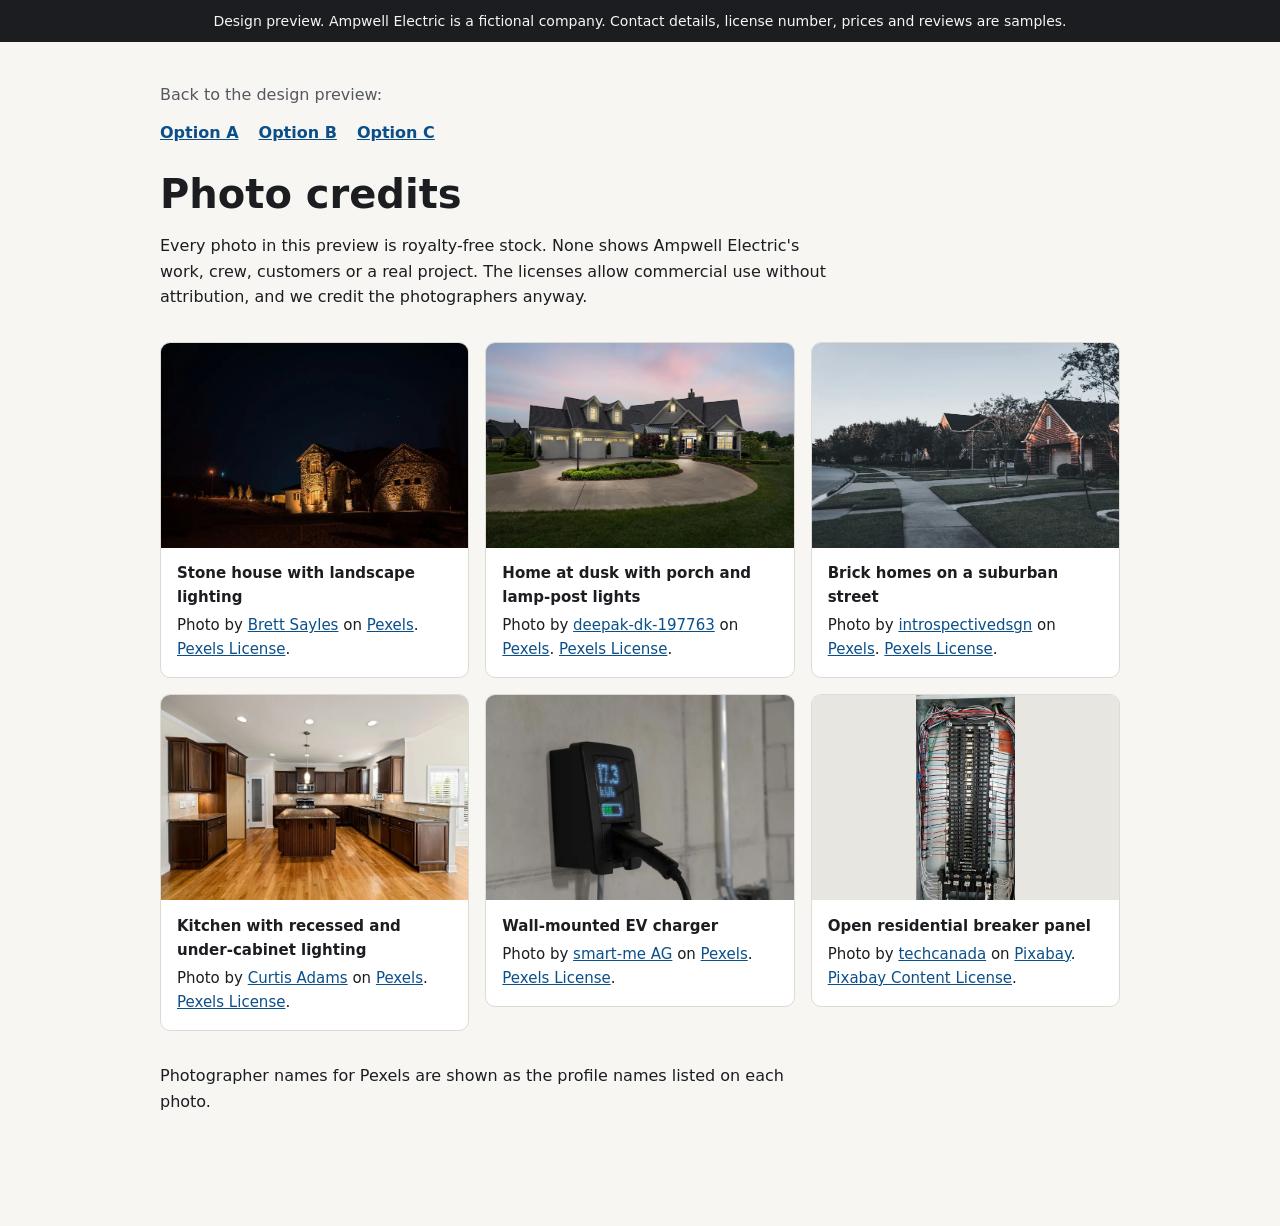
<file: credits.html>
<!doctype html>
<html lang="en">
<head>
<meta charset="utf-8">
<link rel="icon" href="data:image/svg+xml,%3Csvg xmlns='http://www.w3.org/2000/svg' viewBox='0 0 32 32'%3E%3Crect width='32' height='32' rx='5' fill='%2306080f'/%3E%3Crect x='10' y='5' width='12' height='22' rx='2' fill='none' stroke='%23ffd60a' stroke-width='2.5'/%3E%3Crect x='13' y='8' width='6' height='7' rx='1' fill='%23ffd60a'/%3E%3C/svg%3E">
<meta name="viewport" content="width=device-width, initial-scale=1">
<meta name="robots" content="noindex, nofollow">
<title>Photo credits: Ampwell Electric (fictional) design preview</title>
<style>
  :root { color-scheme: light; }
  body { margin: 0; font: 16px/1.6 system-ui, -apple-system, "Segoe UI", sans-serif; color: #1b1d21; background: #f7f6f2; }
  .bar { background: #1b1d21; color: #f7f6f2; font-size: 14px; padding: .6rem 1.25rem; text-align: center; max-width: none; margin: 0; }
  @media (min-width: 2400px) { html { font-size: 125%; } body { font-size: 20px; } .bar { font-size: 17px; } main { max-width: 72rem; } li div { font-size: 18px; } }
  main { max-width: 60rem; margin: 0 auto; padding: 2.5rem 1.25rem 6rem; }
  h1 { font-size: clamp(1.75rem, 4vw, 2.5rem); line-height: 1.15; margin: 0 0 .5rem; }
  p { max-width: 42rem; }
  ul { list-style: none; padding: 0; margin: 2rem 0; display: grid; gap: 1rem; grid-template-columns: repeat(auto-fill, minmax(17rem, 1fr)); }
  li { background: #fff; border: 1px solid #dddad2; border-radius: 10px; overflow: hidden; }
  li img { display: block; width: 100%; height: auto; aspect-ratio: 3 / 2; object-fit: cover; background: #e8e6e0; }
  li img.contain { object-fit: contain; }
  ul { align-items: start; }
  .back-row { display: flex; flex-wrap: wrap; gap: .25rem 1.25rem; align-items: center; margin-bottom: 1rem; }
  .back-row span { color: #55595f; flex-basis: 100%; }
  li div { padding: .85rem 1rem 1rem; font-size: 15px; }
  li strong { display: block; margin-bottom: .25rem; }
  a { color: #0b4f8a; }
  a:focus-visible { outline: 3px solid #1a73e8; outline-offset: 2px; }
  .back { display: inline-flex; align-items: center; min-height: 44px; font-weight: 600; }
</style>
</head>
<body>
<div class="bar">Design preview. Ampwell Electric is a fictional company. Contact details, license number, prices and reviews are samples.</div>
<main>
  <nav class="back-row" aria-label="Back to the design preview"><span>Back to the design preview:</span> <a class="back" href="option-a/">Option A</a> <a class="back" href="option-b/">Option B</a> <a class="back" href="option-c/">Option C</a></nav>
  <h1>Photo credits</h1>
  <p>Every photo in this preview is royalty-free stock. None shows Ampwell Electric's work, crew, customers or a real project. The licenses allow commercial use without attribution, and we credit the photographers anyway.</p>
  <ul>
    <li><img src="assets/img/landscape-lighting-01-800.webp" width="800" height="533" alt="Stone house at night with warm uplights washing its walls under a starry sky" loading="lazy">
      <div><strong>Stone house with landscape lighting</strong>Photo by <a href="https://www.pexels.com/@brett-sayles">Brett Sayles</a> on <a href="https://www.pexels.com/photo/2126126/">Pexels</a>. <a href="https://www.pexels.com/license/">Pexels License</a>.</div></li>
    <li><img src="assets/img/home-dusk-02-800.webp" width="800" height="535" alt="Large stone and siding home at dusk with lit lamp posts, garage lights and a curved driveway" loading="lazy">
      <div><strong>Home at dusk with porch and lamp-post lights</strong>Photo by <a href="https://www.pexels.com/@deepak-dk-197763">deepak-dk-197763</a> on <a href="https://www.pexels.com/photo/4933643/">Pexels</a>. <a href="https://www.pexels.com/license/">Pexels License</a>.</div></li>
    <li><img src="assets/img/home-dusk-street-01-800.webp" width="800" height="535" alt="Quiet suburban street of brick homes with front lawns and sidewalks at dusk" loading="lazy">
      <div><strong>Brick homes on a suburban street</strong>Photo by <a href="https://www.pexels.com/@introspectivedsgn">introspectivedsgn</a> on <a href="https://www.pexels.com/photo/18462221/">Pexels</a>. <a href="https://www.pexels.com/license/">Pexels License</a>.</div></li>
    <li><img src="assets/img/recessed-lighting-kitchen-02-800.webp" width="800" height="534" alt="Dark wood kitchen with recessed ceiling lights, a pendant over the island and lit under-cabinet strips" loading="lazy">
      <div><strong>Kitchen with recessed and under-cabinet lighting</strong>Photo by <a href="https://www.pexels.com/@curtis-adams-1694007">Curtis Adams</a> on <a href="https://www.pexels.com/photo/16501286/">Pexels</a>. <a href="https://www.pexels.com/license/">Pexels License</a>.</div></li>
    <li><img src="assets/img/ev-charger-wall-01-800.webp" width="800" height="534" alt="Black wall-mounted EV charger with a lit display on a concrete garage wall" loading="lazy">
      <div><strong>Wall-mounted EV charger</strong>Photo by <a href="https://www.pexels.com/@smart-me-ag-2155714756">smart-me AG</a> on <a href="https://www.pexels.com/photo/34800670/">Pexels</a>. <a href="https://www.pexels.com/license/">Pexels License</a>.</div></li>
    <li><img src="assets/img/panel-open-01-622.webp" width="622" height="1280" alt="Open residential breaker panel with rows of breakers and neatly routed wires" loading="lazy" class="contain">
      <div><strong>Open residential breaker panel</strong>Photo by <a href="https://pixabay.com/users/techcanada-771455/">techcanada</a> on <a href="https://pixabay.com/photos/electrical-panel-electrical-4429848/">Pixabay</a>. <a href="https://pixabay.com/service/license-summary/">Pixabay Content License</a>.</div></li>
  </ul>
  <p>Photographer names for Pexels are shown as the profile names listed on each photo. <!-- PLACEHOLDER: confirm Pexels display names before launch --></p>
</main>
</body>
</html>
</file>
<file: option-a/styles.css>
/* Option A, "High voltage" — Ampwell Electric (fictional) design preview */

@layer reset, base, layout, components, motion;

/* ---------- Tokens ---------- */
:root {
  --ink: #05070d;
  --navy-950: #070c19;
  --navy-900: #0a1226;
  --navy-850: #0d1730;
  --navy-800: #111e3b;
  --navy-700: #1a2a50;
  --etch: #1c2b52;
  --line: #24365f;
  --line-strong: #344a7c;

  --text: #eef2fa;
  --muted: #aab5cd;
  --faint: #8592b0;

  --volt: #ffd60a;
  --volt-hi: #ffe45c;
  --volt-ink: #0b0d12;
  --volt-wash: color-mix(in oklch, var(--volt), transparent 90%);

  --font-display: "Big Shoulders Display", "Archivo Narrow", "Arial Narrow", sans-serif;
  --font-body: "Archivo", "Helvetica Neue", Arial, sans-serif;

  --pad: clamp(14px, 3.2vw, 48px);
  --gutter: 34px;
  --branch-y: 72px;
  --max: 1600px;

  --ease: cubic-bezier(0.16, 1, 0.3, 1);
  --radius: 4px;
}

@media (max-width: 479px) {
  :root { --gutter: 22px; }
}
@media (min-width: 700px) {
  :root { --gutter: 56px; }
}
@media (min-width: 1100px) {
  :root { --gutter: 80px; }
}

/* ---------- Reset ---------- */
@layer reset {
  *, *::before, *::after { box-sizing: border-box; }
  html { -webkit-text-size-adjust: 100%; text-size-adjust: 100%; }
  body, h1, h2, h3, p, ul, ol, figure, blockquote, fieldset { margin: 0; padding: 0; }
  fieldset { border: 0; min-width: 0; }
  ul[role="list"], ol[role="list"] { list-style: none; }
  img, svg { display: block; max-width: 100%; }
  img { height: auto; }
  input, select, textarea, button { font: inherit; color: inherit; }
}

/* ---------- Base ---------- */
@layer base {
  html { scroll-behavior: smooth; scroll-padding-top: 88px; background: var(--ink); }
  @media (prefers-reduced-motion: reduce) { html { scroll-behavior: auto; } }

  body {
    font-family: var(--font-body);
    font-size: 1.0625rem;
    line-height: 1.6;
    color: var(--text);
    background: var(--ink);
    font-stretch: 100%;
    -webkit-font-smoothing: antialiased;
    overflow-x: clip;
  }

  a { color: var(--volt); text-underline-offset: 0.2em; }
  a:hover { color: var(--volt-hi); }

  :focus-visible {
    outline: 3px solid var(--volt);
    outline-offset: 3px;
    border-radius: 2px;
  }

  .visually-hidden {
    position: absolute !important;
    width: 1px; height: 1px;
    margin: -1px; padding: 0; border: 0;
    overflow: hidden; clip: rect(0 0 0 0); clip-path: inset(50%);
    white-space: nowrap;
  }

  .skip {
    position: absolute;
    left: 50%;
    top: 8px;
    z-index: 200;
    transform: translate(-50%, -200%);
    background: var(--volt);
    color: var(--volt-ink);
    font-weight: 700;
    padding: 12px 18px;
    text-decoration: none;
  }
  .skip:focus { transform: translate(-50%, 0); }

  .volt { color: var(--volt); }

  .sample {
    display: inline-block;
    font-size: 0.72em;
    font-weight: 700;
    letter-spacing: 0.06em;
    text-transform: uppercase;
    font-stretch: 85%;
    color: var(--volt);
    border: 1px solid color-mix(in oklch, var(--volt), transparent 50%);
    padding: 0.1em 0.5em;
    border-radius: 2px;
    vertical-align: 0.15em;
    line-height: 1.5;
    white-space: normal;
  }
}

/* ---------- Layout ---------- */
@layer layout {
  .wrap {
    position: relative;
    max-width: var(--max);
    margin-inline: auto;
    padding-inline: var(--pad);
    display: grid;
    grid-template-columns: var(--gutter) minmax(0, 1fr);
  }
  .wrap > :not(.bus) { grid-column: 2; }

  .ckt > .wrap {
    padding-top: calc(var(--branch-y) - 15px);
    padding-bottom: clamp(64px, 7vw, 112px);
  }

  .ckt--guide { background: linear-gradient(180deg, var(--ink), var(--navy-950) 30%, var(--navy-950)); }
  .ckt--feature { background: var(--navy-950); }
  .ckt--why { background: linear-gradient(180deg, var(--navy-950), var(--ink) 40%); }
}

/* ---------- Components ---------- */
@layer components {

  /* Preview bar */
  .preview-bar {
    background: var(--volt);
    color: var(--volt-ink);
    font-size: 0.8125rem;
    line-height: 1.4;
    padding: 8px var(--pad);
    text-align: center;
  }
  .preview-bar strong { font-weight: 800; }

  /* Header */
  .site-header {
    position: sticky;
    top: 0;
    z-index: 50;
    background: color-mix(in oklch, var(--ink), transparent 12%);
    backdrop-filter: blur(14px) saturate(140%);
    -webkit-backdrop-filter: blur(14px) saturate(140%);
    border-bottom: 1px solid var(--etch);
  }
  @supports not (backdrop-filter: blur(1px)) {
    .site-header { background: var(--ink); }
  }
  .site-header__inner {
    max-width: var(--max);
    margin-inline: auto;
    padding: 10px var(--pad);
    display: flex;
    align-items: center;
    gap: 16px;
  }
  .wordmark {
    display: flex;
    flex-direction: column;
    text-decoration: none;
    color: var(--text);
    line-height: 1;
    margin-right: auto;
  }
  .wordmark:hover { color: var(--text); }
  .wordmark__name {
    white-space: nowrap;
    font-family: var(--font-display);
    font-weight: 900;
    font-size: 1.6rem;
    letter-spacing: 0.02em;
    text-transform: uppercase;
  }
  .wordmark__name span { font-weight: 700; color: var(--volt); }
  .wordmark__lic {
    margin-top: 4px;
    font-size: 0.6875rem;
    letter-spacing: 0.08em;
    color: var(--muted);
    font-stretch: 85%;
  }

  .site-nav { display: none; }
  .site-nav ul { display: flex; gap: 4px; list-style: none; }
  .site-nav a {
    display: inline-flex;
    align-items: center;
    min-height: 44px;
    padding: 0 12px;
    color: var(--muted);
    text-decoration: none;
    font-size: 0.9375rem;
    font-weight: 500;
    position: relative;
  }
  .site-nav a::after {
    content: "";
    position: absolute;
    left: 12px; right: 12px; bottom: 8px;
    height: 2px;
    background: var(--volt);
    transform: scaleX(0);
    transform-origin: left;
    transition: transform 0.35s var(--ease);
  }
  .site-nav a:hover { color: var(--text); }
  .site-nav a:hover::after { transform: scaleX(1); }

  .site-header__actions { display: flex; align-items: center; gap: 8px; }
  .ico { width: 1.15em; height: 1.15em; fill: currentColor; flex: none; }

  .hdr-call {
    display: inline-flex;
    align-items: center;
    gap: 8px;
    min-height: 44px;
    padding: 0 14px;
    border: 1px solid var(--line-strong);
    border-radius: var(--radius);
    color: var(--text);
    text-decoration: none;
    font-weight: 700;
  }
  .hdr-call:hover { border-color: var(--volt); color: var(--text); }
  .hdr-call .ico { color: var(--volt); }
  .hdr-call__num, .hdr-call__tag { display: none; }
  .hdr-call__tag {
    font-size: 0.6875rem;
    font-weight: 700;
    color: var(--volt);
    letter-spacing: 0.06em;
    font-stretch: 85%;
  }

  @media (min-width: 700px) {
    .hdr-call__num { display: inline; }
    .hdr-call__short { display: none; }
  }
  @media (min-width: 1240px) {
    .site-nav { display: block; }
    .hdr-call__tag { display: inline; }
  }
  .btn--sm { white-space: nowrap; }
  @media (max-width: 480px) {
    .site-header__inner { gap: 8px; }
    .wordmark__name { font-size: 1.15rem; }
    .wordmark__lic { font-size: 0.625rem; }
    .btn--sm, .hdr-call { padding-inline: 10px; }
    .hdr-call { gap: 6px; }
  }

  /* Buttons */
  .btn {
    display: inline-flex;
    align-items: center;
    justify-content: center;
    gap: 10px;
    min-height: 48px;
    padding: 0 22px;
    border-radius: var(--radius);
    font-weight: 800;
    font-size: 1rem;
    text-decoration: none;
    border: 2px solid transparent;
    cursor: pointer;
    transition: transform 0.25s var(--ease), background-color 0.2s;
  }
  .btn--sm { min-height: 44px; padding: 0 16px; font-size: 0.9375rem; }
  .btn--volt { background: var(--volt); color: var(--volt-ink); }
  .btn--volt:hover { background: var(--volt-hi); color: var(--volt-ink); transform: translateY(-1px); }
  .btn--line { border-color: var(--line-strong); color: var(--text); background: transparent; }
  .btn--line:hover { border-color: var(--volt); color: var(--text); }
  .btn__tag { font-size: 0.75rem; font-weight: 700; letter-spacing: 0.04em; opacity: 0.8; font-stretch: 85%; }

  /* ---------- Hero ---------- */
  .hero {
    position: relative;
    isolation: isolate;
    min-height: min(100svh, 1000px);
    display: flex;
    flex-direction: column;
    justify-content: flex-end;
    overflow: hidden;
  }
  .hero__media {
    position: absolute;
    z-index: -1;
    top: 0;
    left: 50%;
    width: min(100%, 2400px);
    height: 230px;
    transform: translateX(-50%);
  }
  .hero__media img {
    width: 100%;
    height: 100%;
    object-fit: cover;
    object-position: 78% 85%;
  }
  /* Phones: lift the night photo so the lit house reads; text sits below the band. */
  @media (max-width: 699px) {
    .hero__media img { filter: brightness(1.3) contrast(1.05) saturate(1.1); }
    .hero__media::after {
      background:
        linear-gradient(180deg, color-mix(in oklch, var(--ink), transparent 75%) 0%, transparent 25%, transparent 62%, color-mix(in oklch, var(--ink), transparent 35%) 84%, var(--ink) 100%);
    }
  }
  .hero__media { overflow: hidden; }
  .hero__media::after {
    content: "";
    position: absolute;
    inset: 0;
    background:
      linear-gradient(180deg, color-mix(in oklch, var(--ink), transparent 40%) 0%, transparent 30%, transparent 50%, color-mix(in oklch, var(--ink), transparent 25%) 78%, var(--ink) 100%),
      linear-gradient(90deg, color-mix(in oklch, var(--ink), transparent 30%), transparent 60%);
  }

  .hero { --hero-pb: clamp(56px, 7vw, 120px); }
  .hero__wrap {
    padding-top: 150px;
    padding-bottom: var(--hero-pb);
    width: 100%;
  }
  .hero__content { max-width: 67.5rem; display: flex; flex-direction: column; }
  /* Phones: the two paths come straight after the headline so the call button sits
     in the first screen, clear of the bottom-left corner. */
  .hero__content .eyebrow { order: 1; }
  .hero__title { order: 2; }
  .paths { order: 3; margin-top: 24px; }
  .hero__lede { display: none; }
  @media (min-width: 700px) {
    .hero__lede { display: block; order: 3; }
    .paths { order: 4; margin-top: 32px; }
  }
  .hero__lede, .hero__content .eyebrow { max-width: 36rem; }

  .eyebrow {
    font-size: 0.8125rem;
    font-weight: 700;
    letter-spacing: 0.14em;
    text-transform: uppercase;
    font-stretch: 85%;
    color: var(--muted);
    display: flex;
    align-items: center;
    gap: 12px;
  }
  .eyebrow::before {
    content: "";
    width: 28px;
    height: 2px;
    background: var(--volt);
    flex: none;
  }

  .hero__title {
    margin-top: 14px;
    font-family: var(--font-display);
    font-weight: 900;
    text-transform: uppercase;
    font-size: clamp(3.4rem, 13.5vw, 8.75rem);
    line-height: 0.86;
    letter-spacing: -0.005em;
    text-wrap: balance;
  }
  .hero__title span { display: block; }

  .hero__lede {
    margin-top: 22px;
    max-width: 36rem;
    font-size: clamp(1.0625rem, 1.4vw, 1.25rem);
    color: var(--muted);
  }

  /* Two paths */
  .paths {
    position: relative;
    display: grid;
    gap: 14px;
  }
  .path {
    background: color-mix(in oklch, var(--navy-900), transparent 8%);
    border: 1px solid var(--line);
    border-radius: var(--radius);
    overflow: hidden;
  }
  .path--now { border-color: color-mix(in oklch, var(--volt), transparent 45%); }
  .path__q {
    height: 44px;
    display: flex;
    align-items: center;
    padding: 0 18px;
    font-family: var(--font-body);
    font-size: 0.8125rem;
    font-weight: 800;
    letter-spacing: 0.1em;
    text-transform: uppercase;
    font-stretch: 85%;
    color: var(--muted);
  }
  .path--now .path__q { color: var(--volt); }
  .path__btn {
    height: 64px;
    display: flex;
    align-items: center;
    gap: 12px;
    padding: 0 18px;
    font-family: var(--font-display);
    font-weight: 800;
    font-size: clamp(1.45rem, 6.4vw, 2.1rem);
    text-transform: uppercase;
    letter-spacing: 0.01em;
    text-decoration: none;
    transition: background-color 0.2s, color 0.2s;
  }
  .path__btn .ico { width: 0.9em; height: 0.9em; }
  .path__btn--call { background: var(--volt); color: var(--volt-ink); }
  .path__btn--call:hover { background: var(--volt-hi); color: var(--volt-ink); }
  .path__btn--book { background: var(--navy-800); color: var(--text); justify-content: space-between; border-block: 1px solid var(--line); }
  .path__btn--book:hover { background: var(--navy-700); color: var(--text); }
  .path__btn--book .ico { fill: none; color: var(--volt); transition: transform 0.3s var(--ease); }
  .path__btn--book:hover .ico { transform: translateX(4px); }
  .path__btn:focus-visible { outline-offset: -5px; outline-color: var(--volt-ink); }
  .path__btn--book:focus-visible { outline-color: var(--volt); }
  .path__note {
    padding: 14px 18px 16px;
    font-size: 0.9375rem;
    color: var(--muted);
    line-height: 1.5;
  }
  .path__note .sample { margin-right: 6px; }

  .hero__lic {
    grid-column: 1 / -1;
    margin-top: 8px;
    display: flex;
    flex-wrap: wrap;
    gap: 6px 18px;
    font-size: 0.875rem;
    color: var(--muted);
  }
  .hero__lic span { font-weight: 700; color: var(--text); }
  .hero__lic a { display: inline-flex; align-items: center; min-height: 44px; margin-block: -12px; }

  @media (min-width: 700px) {
    .paths { grid-template-columns: 1fr 1fr; max-width: 820px; }
    .hero__media { height: 400px; }
    .hero__wrap { padding-top: 300px; }
  }

  @media (min-width: 1000px) {
    .hero { min-height: min(calc(100svh - 98px), 62.5rem); }
    /* A 3:2 box shows the whole frame, so the lit house lands in the upper right,
       beside the headline and above the two path cards. */
    .hero__media {
      top: 0;
      left: auto;
      right: 0;
      transform: none;
      width: 55%;
      height: auto;
      aspect-ratio: 3 / 2;
      mask-image: linear-gradient(90deg, transparent 0%, #000 32%, #000 97%, transparent 100%);
      -webkit-mask-image: linear-gradient(90deg, transparent 0%, #000 32%, #000 97%, transparent 100%);
    }
    .hero__media img { object-position: 50% 50%; }
    .hero__media::after {
      background:
        linear-gradient(180deg, color-mix(in oklch, var(--ink), transparent 30%) 0%, transparent 18%, transparent 72%, var(--ink) 100%);
    }
    .hero { --hero-pb: clamp(100px, 8vw, 140px); }
    .hero__wrap { padding-top: 40px; }
    .hero__title { font-size: clamp(4rem, min(6vw, 11.5svh), 7rem); }
    .hero__title { margin-top: 10px; }
    .hero__lede { margin-top: 18px; max-width: 42rem; }
    .hero__lede, .hero__content .eyebrow { max-width: 42rem; }
  }
  @media (min-width: 2400px) {
    .hero { min-height: 0; }
    .hero__wrap { padding-top: 9rem; }
    .hero__media { width: calc(var(--max) * 0.82); right: calc((100% - var(--max)) / 2 - 8rem); }
  }

  /* ---------- Bus traces ---------- */
  .bus {
    position: absolute;
    top: 0;
    bottom: 0;
    left: var(--pad);
    width: var(--gutter);
    height: 100%;
    overflow: visible;
    pointer-events: none;
  }
  /* The hero run starts at the call button and must reach the bottom edge of the hero. */
  .bus--hero {
    left: calc(-1 * var(--gutter));
    bottom: auto;
    height: calc(100% + var(--hero-pb));
  }

  .etch {
    stroke: var(--etch);
    stroke-width: 2;
    fill: none;
  }
  .live {
    stroke: var(--volt);
    stroke-width: 2;
    fill: none;
    stroke-linecap: square;
  }
  .node {
    fill: var(--ink);
    stroke: var(--volt);
    stroke-width: 2;
  }
  .node--end { fill: var(--volt); }

  /* Breaker tag at each section */
  .ckt-tag {
    display: flex;
    align-items: center;
    gap: 12px;
    height: 30px;
    font-size: 0.8125rem;
    font-weight: 700;
    letter-spacing: 0.12em;
    text-transform: uppercase;
    font-stretch: 85%;
    color: var(--muted);
  }
  /* The label names the circuit, like a panel directory card. */
  .ckt-tag__label { color: var(--text); }
  .breaker {
    position: relative;
    width: 20px;
    height: 30px;
    border: 2px solid var(--line-strong);
    border-radius: 3px;
    background: var(--navy-900);
    flex: none;
    margin-left: -1px;
  }
  .breaker > span {
    position: absolute;
    left: 3px; right: 3px;
    top: 3px;
    height: 10px;
    border-radius: 1px;
    background: var(--volt);
  }

  /* Section heads */
  .sec-head { margin-top: clamp(24px, 3vw, 40px); max-width: 980px; }
  .sec-title {
    font-family: var(--font-display);
    font-weight: 900;
    text-transform: uppercase;
    font-size: clamp(2.6rem, 7vw, 5.25rem);
    line-height: 0.92;
    letter-spacing: 0;
    text-wrap: balance;
  }
  .sec-sub {
    margin-top: 18px;
    max-width: 44rem;
    color: var(--muted);
    font-size: clamp(1rem, 1.2vw, 1.125rem);
  }

  /* ---------- Services ---------- */
  .svc-grid {
    margin-top: clamp(32px, 4vw, 56px);
    display: grid;
    gap: 2px;
    background: var(--etch);
    border: 2px solid var(--etch);
    border-radius: var(--radius);
    overflow: hidden;
  }
  .svc {
    position: relative;
    background: var(--navy-950);
    padding: 26px 22px 28px;
    display: flex;
    flex-direction: column;
    gap: 10px;
    transition: background-color 0.3s;
  }
  .svc::before {
    content: "";
    position: absolute;
    top: 0; left: 0; right: 0;
    height: 2px;
    background: var(--volt);
    transform: scaleX(0);
    transform-origin: left;
    transition: transform 0.6s var(--ease);
  }
  .svc:hover { background: var(--navy-900); }
  .svc:hover::before { transform: scaleX(1); }
  .svc h3 {
    font-family: var(--font-display);
    font-weight: 800;
    font-size: clamp(1.6rem, 2.2vw, 2rem);
    line-height: 1;
    text-transform: uppercase;
    text-wrap: balance;
  }
  .svc__spec {
    display: inline-block;
    font-family: var(--font-body);
    font-size: 0.8125rem;
    font-weight: 700;
    letter-spacing: 0.08em;
    font-stretch: 85%;
    color: var(--volt);
    border: 1px solid var(--line-strong);
    padding: 2px 8px;
    border-radius: 2px;
    vertical-align: 0.35em;
  }
  .svc p { color: var(--muted); font-size: 0.98rem; line-height: 1.55; }
  .svc .svc__aside { color: var(--text); font-weight: 500; }
  .svc__foot {
    margin-top: auto;
    padding-top: 14px;
    border-top: 1px dashed var(--line);
  }
  .svc__foot a {
    display: inline-flex;
    align-items: center;
    gap: 8px;
    min-height: 44px;
    margin-block: -8px;
    font-weight: 700;
    font-size: 0.9375rem;
    color: var(--text);
    text-decoration: none;
  }
  .svc__foot a::after { content: "\2192"; content: "\2192" / ""; color: var(--volt); transition: transform 0.3s var(--ease); }
  .svc__foot a:hover { color: var(--volt); }
  .svc__foot a:hover::after { transform: translateX(4px); }
  .price {
    margin-top: auto;
    padding-top: 14px;
    display: flex;
    flex-wrap: wrap;
    align-items: baseline;
    gap: 4px 10px;
    border-top: 1px dashed var(--line);
  }
  .svc .price { color: var(--muted); font-size: 0.9375rem; }
  .price strong {
    font-family: var(--font-display);
    font-weight: 800;
    font-size: 1.5rem;
    color: var(--text);
    letter-spacing: 0.01em;
  }
  .price__tag {
    font-size: 0.6875rem;
    font-weight: 800;
    letter-spacing: 0.1em;
    text-transform: uppercase;
    font-stretch: 85%;
    color: var(--volt-ink);
    background: var(--volt);
    padding: 2px 7px;
    border-radius: 2px;
  }

  .svc--panel { flex-direction: row; gap: 20px; padding-right: 0; padding-block: 0; }
  .svc--panel .svc__text { padding-block: 26px 28px; display: flex; flex-direction: column; gap: 10px; flex: 1; }
  .svc--panel .svc__photo { flex: 0 0 45%; max-width: 300px; margin: 0; position: relative; }
  .svc--panel .svc__photo img { width: 100%; height: 100%; object-fit: cover; object-position: center 30%; }
  .svc--panel .svc__photo::after {
    content: "";
    position: absolute;
    inset: 0;
    background: linear-gradient(90deg, var(--navy-950), transparent 35%);
    pointer-events: none;
  }
  .svc--panel:hover .svc__photo::after { background: linear-gradient(90deg, var(--navy-900), transparent 35%); }

  @media (max-width: 699px) {
    .svc--panel { flex-direction: column-reverse; padding: 0; gap: 0; }
    .svc--panel .svc__text { padding: 22px 22px 28px; }
    .svc--panel .svc__photo { flex: none; max-width: none; height: 190px; }
    .svc--panel .svc__photo::after { background: linear-gradient(0deg, var(--navy-950), transparent 45%); }
  }
  .svc--light { padding: 0; }
  .svc--light .svc__photo { margin: 0; aspect-ratio: 16 / 8; overflow: hidden; }
  .svc--light .svc__photo img { width: 100%; height: 100%; object-fit: cover; object-position: center 40%; filter: saturate(0.85) brightness(0.9); }
  .svc--light .svc__text { padding: 22px 22px 28px; display: flex; flex-direction: column; gap: 10px; }

  .svc--wide { justify-content: flex-start; }

  @media (min-width: 700px) {
    .svc-grid { grid-template-columns: repeat(2, minmax(0, 1fr)); }
    .svc--panel, .svc--light, .svc--wide { grid-column: 1 / -1; }
    .svc--wide { flex-direction: row; align-items: baseline; justify-content: flex-start; gap: 24px; }
    .svc--wide p { max-width: 40rem; }
    .svc--wide { align-items: center; }
    .svc--wide .svc__foot {
      margin: 0 0 0 auto;
      flex: none;
      padding: 0 0 0 24px;
      border-top: 0;
      border-left: 1px dashed var(--line);
    }
  }
  @media (min-width: 1100px) {
    .svc-grid { grid-template-columns: repeat(4, minmax(0, 1fr)); }
    .svc { padding: 30px 28px 32px; }
    .svc--panel { grid-column: span 2; grid-row: span 2; padding: 0 0 0 28px; }
    .svc--panel .svc__text { padding-block: 34px 34px; }
    .svc--panel h3 { font-size: clamp(2.2rem, 3vw, 3rem); }
    /* Text sits at the top; the panel photo fills the rest of the card instead of leaving a gap. */
    .svc--panel .svc__text { justify-content: flex-start; }
    .svc--panel .price { margin-top: 12px; }
    .svc--panel .svc__photo { flex: 0 0 50%; max-width: none; }
    .svc--light { grid-column: span 2; padding: 0; display: grid; grid-template-columns: 1fr 1fr; }
    .svc--light .svc__photo { aspect-ratio: auto; height: 100%; }
    .svc--light .svc__text { padding: 30px 28px 32px; }
    .svc--wide { grid-column: 1 / -1; padding-block: 26px; }
    .svc--wide h3 { flex: none; }
  }

  /* ---------- Emergency tiers ---------- */
  .tiers {
    margin-top: clamp(32px, 4vw, 56px);
    display: grid;
    gap: 12px;
  }
  .tier {
    display: grid;
    gap: 14px 32px;
    padding: 24px 22px;
    border-radius: var(--radius);
    border: 1px solid var(--line);
    background: var(--navy-900);
    align-items: start;
  }
  .tier__head { display: flex; align-items: flex-start; gap: 16px; }
  /* Each tier is marked by what you do: dial 911, call, book, check the breaker. */
  .tier__mark {
    flex: none;
    width: 48px;
    height: 48px;
    display: grid;
    place-items: center;
    border: 2px solid currentColor;
    border-radius: 4px;
    line-height: 1;
  }
  .tier__mark svg { width: 24px; height: 24px; }
  .tier__mark--text {
    font-family: var(--font-display);
    font-weight: 900;
    font-size: 1.2rem;
    letter-spacing: 0.02em;
  }
  .tier h3 {
    font-family: var(--font-display);
    font-weight: 900;
    text-transform: uppercase;
    font-size: clamp(1.75rem, 3.2vw, 2.6rem);
    line-height: 0.95;
    padding-top: 4px;
    text-wrap: balance;
  }
  .tier__list { padding-left: 1.1em; display: grid; gap: 6px; list-style: square; }
  .tier__list li::marker { color: var(--volt); }
  .tier__cta { justify-self: start; }
  @media (max-width: 520px) {
    .tier__cta { flex-direction: column; gap: 0; padding-block: 8px; line-height: 1.25; }
  }

  .tier--911 {
    background: var(--volt);
    border-color: var(--volt);
    color: var(--volt-ink);
  }
  .tier--911 .tier__list li::marker { color: var(--volt-ink); }
  .tier--911 .tier__list { font-weight: 600; }
  .tier--now { border-color: color-mix(in oklch, var(--volt), transparent 40%); }
  .tier--now .tier__mark { color: var(--volt); }
  .tier--soon .tier__mark, .tier--out .tier__mark { color: var(--muted); }
  .tier--out { background: transparent; border-style: dashed; }
  .tier:not(.tier--911) .tier__list { color: var(--muted); }

  .credit {
    margin-top: 18px;
    font-size: 0.875rem;
    color: var(--faint);
  }

  @media (min-width: 900px) {
    .tier { grid-template-columns: minmax(0, 5fr) minmax(0, 6fr); padding: 30px 32px; }
    .tier__cta { grid-column: 2; }
  }

  /* ---------- EV + Generator ---------- */
  .feature {
    margin-top: clamp(32px, 4vw, 56px);
    display: grid;
    gap: 2px;
    background: var(--etch);
    border: 2px solid var(--etch);
    border-radius: var(--radius);
    overflow: hidden;
  }
  .feature > article {
    background: var(--ink);
    padding: 26px 22px 30px;
    display: flex;
    flex-direction: column;
    gap: 20px;
  }
  .feature__title {
    font-family: var(--font-display);
    font-weight: 900;
    text-transform: uppercase;
    font-size: clamp(2rem, 3.4vw, 2.9rem);
    line-height: 0.95;
  }
  .feature__lede { font-size: 1.125rem; font-weight: 600; max-width: 32rem; }

  .ev-photo { margin: 0; max-width: 560px; border-radius: var(--radius); overflow: hidden; border: 1px solid var(--line); }
  .ev-photo img { aspect-ratio: 16 / 9; width: 100%; object-fit: cover; object-position: 35% 50%; filter: brightness(0.8) contrast(1.05); }

  .stat { display: flex; align-items: flex-end; gap: 16px; flex-wrap: wrap; }
  .stat__big {
    font-family: var(--font-display);
    font-weight: 900;
    font-size: clamp(4.5rem, 10vw, 7.5rem);
    line-height: 0.8;
    color: var(--volt);
  }
  .stat__cap { max-width: 15rem; color: var(--muted); padding-bottom: 4px; }

  .sizing { display: flex; align-items: center; gap: 12px; flex-wrap: wrap; }
  .sizing__box {
    display: inline-flex;
    align-items: baseline;
    gap: 6px;
    padding: 10px 14px;
    border: 2px solid var(--line-strong);
    border-radius: var(--radius);
    color: var(--muted);
    font-size: 0.9375rem;
  }
  .sizing__box b { font-family: var(--font-display); font-weight: 900; font-size: 1.75rem; color: var(--text); line-height: 1; }
  .sizing__box--volt { border-color: var(--volt); }
  .sizing__box--volt b { color: var(--volt); }
  .sizing__arrow {
    white-space: nowrap;
    font-weight: 800;
    font-size: 0.875rem;
    letter-spacing: 0.06em;
    color: var(--volt);
    display: inline-flex;
    align-items: center;
    gap: 8px;
  }
  .sizing__arrow::before, .sizing__arrow::after { content: ""; width: 18px; height: 2px; background: var(--volt); }

  @media (max-width: 520px) {
    .sizing { gap: 8px; flex-wrap: nowrap; }
    .sizing__box { padding: 8px 10px; font-size: 0.8125rem; }
    .sizing__box b { font-size: 1.4rem; }
    .sizing__arrow::before, .sizing__arrow::after { display: none; }
  }
  .ticks { display: grid; gap: 10px; }
  .ticks li {
    position: relative;
    padding-left: 26px;
    color: var(--muted);
  }
  .ticks li::before {
    content: "";
    position: absolute;
    left: 0; top: 0.62em;
    width: 12px; height: 2px;
    background: var(--volt);
  }
  .ticks li::after {
    content: "";
    position: absolute;
    left: 10px; top: calc(0.62em - 3px);
    width: 8px; height: 8px;
    border-radius: 50%;
    border: 2px solid var(--volt);
    background: var(--ink);
  }

  .diagram { width: 100%; max-width: 560px; height: auto; margin-block: 8px; }
  .diagram--v { max-width: 340px; }
  .diagram--h { display: none; }
  @media (min-width: 560px) {
    .diagram--h { display: block; }
    .diagram--v { display: none; }
  }
  .diagram--v text { font-size: 15px; }
  .diagram--v text.dia__note { font-size: 16px; }
  .dia__boxes rect, .dia__wrong rect { fill: var(--navy-900); stroke: var(--line-strong); stroke-width: 2; }
  .dia__boxes .dia__key { fill: var(--volt-wash); stroke: var(--volt); }
  .dia__labels text, .dia__wrong text {
    fill: var(--text);
    font-family: var(--font-body);
    font-size: 13px;
    font-weight: 800;
    letter-spacing: 0.08em;
    text-anchor: middle;
    font-stretch: 85%;
  }
  .dia__labels .dia__keytext { fill: var(--volt); }
  .dia__etch { stroke: var(--etch); stroke-width: 3; fill: none; }
  .dia__live { stroke: var(--volt); stroke-width: 3; fill: none; }
  .dia__dash { stroke: var(--faint); stroke-width: 2; stroke-dasharray: 6 6; fill: none; }
  .dia__x { stroke: var(--text); stroke-width: 3.5; stroke-linecap: round; fill: none; }
  .dia__wrong text.dia__note { text-anchor: start; fill: var(--muted); font-weight: 600; letter-spacing: 0.01em; font-size: 14px; font-stretch: 100%; }
  .dia__wrong rect { stroke-dasharray: 5 5; }

  @media (min-width: 1000px) {
    .feature { grid-template-columns: 1fr 1fr; }
    .feature > article { padding: 40px 40px 44px; }
  }

  /* ---------- Why ---------- */
  .why {
    margin-top: clamp(24px, 3vw, 40px);
    display: grid;
    gap: 40px;
  }
  .why__head .sec-title { font-size: clamp(2.6rem, 7vw, 5.75rem); }
  .text-link {
    display: inline-flex;
    align-items: center;
    min-height: 44px;
    margin-top: 10px;
    font-weight: 700;
  }
  .why__list { border-top: 2px solid var(--etch); }
  .why__list li {
    padding: 22px 0 22px 44px;
    border-bottom: 2px solid var(--etch);
    display: grid;
    gap: 6px;
    position: relative;
  }
  .why__list h3 {
    font-family: var(--font-display);
    font-weight: 800;
    text-transform: uppercase;
    font-size: clamp(1.6rem, 2.4vw, 2.1rem);
    line-height: 1;
  }
  /* Each claim gets a breaker, switched on. */
  .why__list li::before {
    content: "";
    position: absolute;
    left: 0;
    top: 24px;
    width: 18px;
    height: 28px;
    border: 2px solid var(--line-strong);
    border-radius: 3px;
    background: var(--navy-900);
  }
  .why__list li::after {
    content: "";
    position: absolute;
    left: 5px;
    top: 29px;
    width: 8px;
    height: 9px;
    border-radius: 1px;
    background: var(--volt);
  }
  .why__list h3 .sample { font-family: var(--font-body); font-size: 0.6875rem; vertical-align: 0.5em; margin-left: 6px; }
  .why__list p { color: var(--muted); }

  @media (min-width: 1000px) {
    .why { grid-template-columns: minmax(0, 5fr) minmax(0, 6fr); gap: clamp(40px, 6vw, 120px); align-items: start; }
    .why__head { position: sticky; top: 120px; }
  }

  /* ---------- Reviews ---------- */
  .reviews {
    margin-top: clamp(32px, 4vw, 56px);
    display: grid;
    gap: 14px;
  }
  .review {
    position: relative;
    padding: 26px 24px 26px;
    border: 1px solid var(--line);
    border-radius: var(--radius);
    background: linear-gradient(180deg, var(--navy-900), var(--navy-950));
    display: flex;
    flex-direction: column;
    gap: 18px;
    overflow: hidden;
  }
  .review__head {
    display: flex;
    align-items: center;
    justify-content: space-between;
    gap: 10px;
    flex-wrap: wrap;
    padding-bottom: 14px;
    border-bottom: 1px solid var(--line);
  }
  .review__label {
    font-size: 0.6875rem;
    font-weight: 800;
    letter-spacing: 0.12em;
    text-transform: uppercase;
    font-stretch: 85%;
    color: var(--volt-ink);
    background: var(--volt);
    padding: 3px 8px;
    border-radius: 2px;
  }
  .review blockquote { position: relative; }
  .review blockquote p { font-size: clamp(1.125rem, 1.5vw, 1.3rem); line-height: 1.5; color: var(--text); font-weight: 500; }
  /* Tear line: dashed rule with punched notches at both edges. */
  .review__who {
    position: relative;
    margin-top: auto;
    padding-top: 18px;
    border-top: 2px dashed var(--line-strong);
    font-size: 0.9375rem;
    color: var(--muted);
    font-weight: 600;
  }
  .review__who::before, .review__who::after {
    content: "";
    position: absolute;
    top: -11px;
    width: 20px;
    height: 20px;
    border-radius: 50%;
    background: var(--ink);
    border: 1px solid var(--line);
  }
  .review__who::before { left: -35px; }
  .review__who::after { right: -35px; }
  .review__who span { font-weight: 400; color: var(--faint); }

  @media (min-width: 1000px) {
    .reviews { grid-template-columns: repeat(3, minmax(0, 1fr)); gap: 18px; }
    .review { padding: 32px 30px; }
    .review__who::before { left: -41px; }
    .review__who::after { right: -41px; }
  }

  /* ---------- Service area + form ---------- */
  .book {
    margin-top: clamp(24px, 3vw, 40px);
    display: grid;
    gap: 2px;
    background: var(--etch);
    border: 2px solid var(--etch);
    border-radius: var(--radius);
    overflow: hidden;
  }
  .area {
    position: relative;
    isolation: isolate;
    overflow: hidden;
    background: var(--navy-950);
  }
  .area__bg { position: absolute; inset: 0; z-index: -1; }
  .area__bg img { width: 100%; height: 100%; object-fit: cover; object-position: 60% 50%; filter: grayscale(0.25) brightness(0.8) contrast(1.05); }
  .area__bg::after {
    content: "";
    position: absolute;
    inset: 0;
    background:
      linear-gradient(180deg, var(--ink) 0%, color-mix(in oklch, var(--ink), transparent 25%) 38%, color-mix(in oklch, var(--navy-900), transparent 55%) 55%, color-mix(in oklch, var(--ink), transparent 15%) 78%, var(--ink) 100%);
  }
  .area__inner { padding: 30px 22px 34px; display: flex; flex-direction: column; align-items: flex-start; height: 100%; }
  .area__lede { margin-top: 16px; color: var(--text); max-width: 26rem; font-size: 1.0625rem; }
  .area__call { margin-top: 22px; }
  .area__h {
    margin-top: auto;
    padding-top: 44px;
    font-size: 0.8125rem;
    font-weight: 800;
    letter-spacing: 0.14em;
    text-transform: uppercase;
    font-stretch: 85%;
    color: var(--volt);
  }
  .cities { margin-top: 10px; display: flex; flex-wrap: wrap; gap: 0 18px; }
  .cities li {
    font-family: var(--font-display);
    font-weight: 900;
    text-transform: uppercase;
    font-size: clamp(1.9rem, 4vw, 3rem);
    line-height: 1.02;
  }
  .cities li:not(:last-child)::after { content: " /"; content: " /" / ""; color: var(--volt); font-weight: 700; }

  /* Form */
  .form {
    background: var(--ink);
    padding: 28px 22px 30px;
    display: grid;
    gap: 18px;
  }
  .form__kicker {
    font-family: var(--font-display);
    font-weight: 900;
    text-transform: uppercase;
    font-size: 2rem;
    line-height: 1;
  }
  .form__sub { margin-top: 6px; font-size: 0.9375rem; color: var(--muted); }
  .field { display: grid; gap: 6px; }
  .field-row { display: grid; gap: 18px; }
  .field label, .windows legend, .urgent__label {
    font-size: 0.875rem;
    font-weight: 700;
    letter-spacing: 0.02em;
    color: var(--text);
  }
  .field input, .field select, .field textarea {
    width: 100%;
    min-height: 48px;
    padding: 10px 14px;
    background: var(--navy-900);
    border: 1px solid var(--line-strong);
    border-radius: var(--radius);
    color: var(--text);
    transition: border-color 0.2s, box-shadow 0.2s;
  }
  .field textarea { resize: vertical; min-height: 110px; }
  .field textarea::placeholder { color: var(--faint); }
  .field select {
    appearance: none;
    background-image: url("data:image/svg+xml,%3Csvg xmlns='http://www.w3.org/2000/svg' width='14' height='9' viewBox='0 0 14 9'%3E%3Cpath d='M1 1l6 6 6-6' stroke='%23ffd60a' stroke-width='2' fill='none'/%3E%3C/svg%3E");
    background-repeat: no-repeat;
    background-position: right 14px center;
    padding-right: 40px;
  }
  .field select option { background: var(--navy-900); color: var(--text); }
  .field input:hover, .field select:hover, .field textarea:hover { border-color: #4a5f92; }
  .field input:focus-visible, .field select:focus-visible, .field textarea:focus-visible {
    outline: 2px solid var(--volt);
    outline-offset: 1px;
    border-color: var(--volt);
  }

  /* Urgent switch, styled as a breaker */
  .urgent { display: grid; gap: 10px; }
  .urgent__input { position: absolute; opacity: 0; width: 1px; height: 1px; }
  .urgent__label {
    display: inline-flex;
    align-items: center;
    gap: 14px;
    min-height: 44px;
    cursor: pointer;
    justify-self: start;
    font-size: 1rem;
  }
  .urgent__switch {
    position: relative;
    width: 52px;
    height: 30px;
    border-radius: 4px;
    border: 2px solid var(--line-strong);
    background: var(--navy-900);
    transition: border-color 0.2s, background-color 0.2s;
  }
  .urgent__switch > span {
    position: absolute;
    top: 3px; left: 3px;
    width: 20px; height: 20px;
    border-radius: 2px;
    background: var(--faint);
    transition: transform 0.3s var(--ease), background-color 0.2s;
  }
  .urgent__input:checked + .urgent__label .urgent__switch { border-color: var(--volt); background: var(--volt-wash); }
  .urgent__input:checked + .urgent__label .urgent__switch > span { transform: translateX(22px); background: var(--volt); }
  .urgent__input:focus-visible + .urgent__label .urgent__switch { outline: 3px solid var(--volt); outline-offset: 3px; }
  .urgent__msg {
    display: none;
    padding: 14px 16px;
    border-left: 4px solid var(--volt);
    background: var(--volt-wash);
    color: var(--text);
    font-weight: 600;
    font-size: 0.9375rem;
  }
  .urgent:has(.urgent__input:checked) .urgent__msg { display: block; }

  .windows { display: grid; gap: 8px; }
  .windows legend { margin-bottom: 8px; }
  .windows__opts { display: grid; grid-template-columns: repeat(3, minmax(0, 1fr)); gap: 8px; }
  .windows label { position: relative; cursor: pointer; }
  .windows input { position: absolute; opacity: 0; inset: 0; width: 100%; height: 100%; margin: 0; cursor: pointer; }
  .windows label span {
    display: flex;
    flex-direction: column;
    align-items: center;
    justify-content: center;
    min-height: 56px;
    padding: 6px 4px;
    border: 1px solid var(--line-strong);
    border-radius: var(--radius);
    background: var(--navy-900);
    font-weight: 700;
    font-size: 0.9375rem;
    text-align: center;
    line-height: 1.2;
    transition: border-color 0.2s, background-color 0.2s;
  }
  .windows small { font-weight: 500; color: var(--muted); font-size: 0.8125rem; }
  .windows label:hover span { border-color: #4a5f92; }
  .windows input:checked + span { border-color: var(--volt); background: var(--volt-wash); box-shadow: inset 0 0 0 1px var(--volt); }
  .windows input:focus-visible + span { outline: 3px solid var(--volt); outline-offset: 2px; }

  .hp { position: absolute; left: -9999px; width: 1px; height: 1px; overflow: hidden; }

  .form__submit { width: 100%; min-height: 56px; font-size: 1.0625rem; margin-top: 4px; }
  .form__status:empty { padding: 0; border: 0; margin: 0; min-height: 0; }
  .form__status {
    padding: 12px 16px;
    border: 1px solid var(--volt);
    border-radius: var(--radius);
    color: var(--volt);
    font-weight: 700;
  }
  .form__recaptcha { font-size: 0.8125rem; color: var(--faint); }

  @media (min-width: 600px) {
    .field-row { grid-template-columns: 1fr 1fr; }
  }
  @media (min-width: 1000px) {
    .book { grid-template-columns: minmax(0, 5fr) minmax(0, 6fr); }
    .area__inner { padding: 44px 40px; }
    .form { padding: 44px 44px 40px; }
  }

  /* ---------- Footer ---------- */
  .site-footer {
    border-top: 2px solid var(--etch);
    background: var(--navy-950);
    padding-bottom: 5rem;
  }
  .site-footer__inner {
    padding-top: 48px;
    padding-bottom: 24px;
    display: grid !important;
    grid-template-columns: var(--gutter) minmax(0, 1fr);
    row-gap: 28px;
  }
  .site-footer__inner > * { grid-column: 2; }
  .wordmark--foot { margin: 0; }
  .wordmark--foot .wordmark__name { font-size: 2.2rem; }
  .foot__lic { margin-top: 8px; font-weight: 700; }
  .foot__small { margin-top: 6px; font-size: 0.875rem; color: var(--muted); max-width: 26rem; }
  .foot__h {
    font-size: 0.75rem;
    font-weight: 800;
    letter-spacing: 0.14em;
    text-transform: uppercase;
    font-stretch: 85%;
    color: var(--volt);
    margin-bottom: 8px;
  }
  .foot__col p, .foot__col li { color: var(--muted); font-size: 0.9375rem; }
  .foot__col a { color: var(--text); display: inline-flex; align-items: center; min-height: 44px; }
  .foot__col a:hover { color: var(--volt); }
  .foot__col ul { display: grid; }

  @media (min-width: 900px) {
    .site-footer__inner { grid-template-columns: calc(var(--gutter) - 40px) 2fr 1fr 1.3fr 1.3fr; column-gap: 40px; }
    .site-footer__inner > * { grid-column: auto; }
    .site-footer__inner > :first-child { grid-column: 2; }
  }
}

/* ---------- Motion ----------
   Default state everywhere: traces fully drawn, content visible.
   Draw-on only when the browser supports scroll timelines and the visitor has not asked for less motion. */
@layer motion {
  .live { stroke-dasharray: 1; stroke-dashoffset: 0; }

  @media (prefers-reduced-motion: no-preference) {
    /* Hero run draws on load: from the call button to the bus, then down. */
    .live--stub { animation: draw 0.5s var(--ease) 0.5s both; }
    .live--drop { animation: draw 1.4s cubic-bezier(0.45, 0, 0.2, 1) 0.95s both; }
    .node--on { animation: node-on 0.4s ease 0.4s both; }

    @supports (animation-timeline: view()) {
      .ckt { view-timeline: --ckt block; }

      /* The bus tip tracks a point 60% down the viewport. */
      .ckt .live--bus {
        animation: draw linear both;
        animation-timeline: --ckt;
        animation-range: cover 40vh cover calc(100% - 60vh);
      }
      .ckt .live--branch {
        animation: draw linear both;
        animation-timeline: --ckt;
        animation-range: cover calc(40vh + 72px) cover calc(40vh + 160px);
      }
      .ckt .node {
        animation: node-on linear both;
        animation-timeline: --ckt;
        animation-range: cover calc(40vh + 60px) cover calc(40vh + 80px);
      }
      .ckt .node--end {
        animation-range: cover calc(100% - 64vh) cover calc(100% - 60vh);
      }
      .ckt .breaker > span {
        animation: breaker-on linear both;
        animation-timeline: --ckt;
        animation-range: cover calc(40vh + 140px) cover calc(40vh + 180px);
      }
      .dia__live {
        animation: draw linear both;
        animation-timeline: view();
        animation-range: entry 40% cover 45%;
      }
    }
  }

  @keyframes draw { from { stroke-dashoffset: 1; } to { stroke-dashoffset: 0; } }
  @keyframes node-on { from { fill: var(--ink); stroke: var(--etch); } }
  @keyframes breaker-on {
    from { transform: translateY(13px); background: var(--faint); }
    to { transform: translateY(0); }
  }
}


/* ---------- Switcher compatibility (unlayered on purpose) ----------
   The preview switcher's stylesheet adds 5rem bottom padding to every body child that is the
   last of its type. Only the footer should keep it; reset the others. */
body > .skip.skip { padding-bottom: 12px; }
body > .preview-bar.preview-bar { padding-bottom: 8px; }
body > .site-header.site-header,
body > main#main { padding-bottom: 0; }

/* ---------- Very wide screens: scale the whole system up ---------- */
@media (min-width: 2400px) {
  html { font-size: 125%; }
  :root { --max: 2000px; --gutter: 100px; --pad: 60px; }
  .paths { max-width: 960px; }
  .sec-head { max-width: 1240px; }
}

/* ---------- Accessibility fixes (WCAG 2.2 AA audit, unlayered) ---------- */
:root { --field-border: #5b70a3; }
.field input, .field select, .field textarea { border-color: var(--field-border); }
.field input:hover, .field select:hover, .field textarea:hover { border-color: #7a8cc0; }
.urgent__switch { border-color: var(--field-border); }
.req { font-weight: 500; color: var(--muted); font-size: 0.85em; }
.form__kicker { margin: 0; }
@media (max-width: 520px) { .sizing { flex-wrap: wrap; } }
@media (max-width: 400px) {
  .wordmark__name { white-space: normal; }
  .site-header .btn--sm, .site-header .hdr-call { padding-inline: 8px; }
}
@media (max-width: 380px) { .windows__opts { grid-template-columns: 1fr; } }
@media (max-width: 699px) {
  .hdr-call__num { display: inline !important; position: absolute !important; width: 1px; height: 1px; overflow: hidden; clip: rect(0 0 0 0); white-space: nowrap; }
}
.skip:focus-visible { outline-color: var(--volt-ink); outline-offset: -4px; }
@media (forced-colors: active) {
  .urgent__switch > span { background: CanvasText; forced-color-adjust: none; }
  .urgent__input:checked + .urgent__label .urgent__switch > span { background: Highlight; }
  .windows input:checked + span { outline: 3px solid Highlight; outline-offset: -4px; }
}
.field input:focus-visible, .field select:focus-visible, .field textarea:focus-visible { border-color: var(--volt); }
.urgent__input:checked + .urgent__label .urgent__switch { border-color: var(--volt); }
</file>
<file: option-b/styles.css>
/* ==========================================================================
   Ampwell Electric (Sample) | Option B "Clean and trusted"
   Deep ink blue + bright copper on white. Rubik (rounded) + Figtree.
   ========================================================================== */

:root {
  /* Ink blue: a slate-leaning, deep blue, not a stock corporate blue */
  --ink-950: #0e1f33;
  --ink-900: #132a45;
  --ink-800: #1e3a5f;
  --ink-700: #2b4c75;
  --ink-300: #9fb2c9;
  --ink-200: #c9d4e3;
  --ink-100: #e4eaf2;
  --ink-50:  #f2f5f9;

  /* Copper: warm accent. 700 is the text-safe shade on white */
  /* Bright, metallic copper. 700 = small text on white (5.7:1);
     500 = icons, rules and large display text (3.5:1);
     300 = buttons with ink text (6.3:1) and accents on ink (5.5:1) */
  --copper-700: #94591f;
  --copper-text: var(--copper-700);
  --copper-600: #a9672b;
  --copper-500: #c47634;
  --copper-300: #d98e4f;
  --copper-100: #f7e7d6;
  --copper-50:  #fcf5ee;

  --paper: #ffffff;
  --warm: #faf7f3;
  --text: #2a3546;
  --muted: #56637a;
  --line: #e3e7ee;

  --danger: #a6261c;
  --danger-50: #fcefed;

  --font-display: "Rubik", ui-rounded, "Figtree", system-ui, sans-serif;
  --font-body: "Figtree", ui-sans-serif, system-ui, -apple-system, "Segoe UI", sans-serif;

  /* Type scale, ~1.25 */
  --text-xs: 0.8125rem;
  --text-sm: 0.9375rem;
  --text-base: clamp(1rem, 0.97rem + 0.15vw, 1.0625rem);
  --text-lg: clamp(1.125rem, 1.07rem + 0.25vw, 1.25rem);
  --text-xl: clamp(1.3rem, 1.2rem + 0.45vw, 1.5rem);
  --text-2xl: clamp(1.6rem, 1.35rem + 1vw, 2.125rem);
  --text-3xl: clamp(2rem, 1.55rem + 1.8vw, 2.875rem);
  --text-4xl: clamp(2.35rem, 1.7rem + 2.4vw, 3.4rem);

  --space-1: 0.25rem;
  --space-2: 0.5rem;
  --space-3: 0.75rem;
  --space-4: 1rem;
  --space-5: 1.25rem;
  --space-6: 1.5rem;
  --space-8: 2rem;
  --space-10: 2.5rem;
  --space-12: 3rem;
  --space-16: 4rem;
  --space-20: 5rem;
  --space-24: 6rem;

  --section-y: clamp(4rem, 3rem + 4vw, 7rem);

  --radius-sm: 4px;   /* Sample tags */
  --radius-md: 6px;   /* city chips, fields, nav hovers */
  --radius-lg: 8px;   /* secondary buttons, strips, small controls */
  --radius-xl: 10px;  /* cards */
  --radius-2xl: 10px; /* large cards (form, menu, feature) */
  --radius-photo: 18px; /* the two large photos only */
  --radius-full: 999px;

  --shadow-sm: 0 1px 2px rgb(19 42 69 / 0.06);
  --shadow-md: 0 2px 4px rgb(19 42 69 / 0.05), 0 8px 20px -6px rgb(19 42 69 / 0.12);
  --shadow-lg: 0 4px 8px rgb(19 42 69 / 0.05), 0 22px 44px -12px rgb(19 42 69 / 0.22);

  --ease: cubic-bezier(0.22, 0.61, 0.36, 1);
  --t-fast: 150ms var(--ease);
  --t-base: 220ms var(--ease);

  --container: 1360px;
  --gutter: clamp(1.25rem, 0.8rem + 2vw, 2.5rem);
  --header-h: 68px;
}

/* ---------- Reset / base ---------- */
*, *::before, *::after { box-sizing: border-box; }
html { -webkit-text-size-adjust: 100%; scroll-behavior: smooth; scroll-padding-top: calc(var(--header-h) + 16px); }
body {
  margin: 0;
  font-family: var(--font-body);
  font-size: var(--text-base);
  line-height: 1.6;
  color: var(--text);
  background: var(--paper);
  -webkit-font-smoothing: antialiased;
  text-rendering: optimizeLegibility;
}
img, svg { display: block; max-width: 100%; }
img { height: auto; }
h1, h2, h3, h4, p, ul, ol, figure, blockquote, dl, dd { margin: 0; }
ul[role="list"], ol[role="list"] { list-style: none; padding: 0; }
a { color: var(--ink-800); text-decoration-thickness: 1px; text-underline-offset: 0.18em; }
a:hover { color: var(--copper-700); }
button, input, select, textarea { font: inherit; color: inherit; }

:focus-visible {
  outline: 3px solid var(--copper-500);
  outline-offset: 3px;
  border-radius: 4px;
}

.sprite { position: absolute; width: 0; height: 0; overflow: hidden; }
.icon {
  width: 1.25em; height: 1.25em;
  flex: none;
  fill: none;
  stroke: currentColor;
  stroke-width: 1.7;
  stroke-linecap: round;
  stroke-linejoin: round;
}

.visually-hidden {
  position: absolute !important;
  width: 1px; height: 1px;
  padding: 0; margin: -1px;
  overflow: hidden; clip: rect(0 0 0 0);
  white-space: nowrap; border: 0;
}

.skip-link {
  position: absolute; left: 50%; top: 8px; z-index: 100;
  transform: translate(-50%, -160%);
  padding: 0.75rem 1.25rem;
  background: var(--ink-900); color: #fff;
  border-radius: var(--radius-full);
  font-weight: 600; text-decoration: none;
  transition: transform var(--t-fast);
}
.skip-link:focus { transform: translate(-50%, 0); color: #fff; }

.container {
  width: 100%;
  max-width: calc(var(--container) + var(--gutter) * 2);
  margin-inline: auto;
  padding-inline: var(--gutter);
}
.container--narrow { max-width: calc(1040px + var(--gutter) * 2); }

/* Keeps a Sample tag on the same line as the word before it */
.nowrap { white-space: nowrap; }

/* ---------- Sample tag ---------- */
.tag {
  display: inline-flex;
  align-items: center;
  padding: 0.05rem 0.5rem;
  font-family: var(--font-body);
  font-size: 0.6875rem;
  font-weight: 700;
  font-style: normal;
  letter-spacing: 0.06em;
  text-transform: uppercase;
  line-height: 1.6;
  color: var(--ink-800);
  background: var(--ink-50);
  border: 1px solid var(--ink-200);
  border-radius: var(--radius-sm);
  vertical-align: 0.15em;
  white-space: nowrap;
}
.tag--copper { color: var(--copper-700); background: var(--copper-50); border-color: #ebcdb0; }
.tag--on-dark { color: #f3d7c3; background: rgb(255 255 255 / 0.08); border-color: rgb(255 255 255 / 0.22); }
.tag--inline { font-size: 0.625rem; padding: 0 0.4rem; }

/* ---------- Buttons ---------- */
.btn {
  display: inline-flex;
  align-items: center;
  justify-content: center;
  gap: 0.55rem;
  min-height: 48px;
  padding: 0.75rem 1.4rem;
  font-weight: 650;
  font-size: var(--text-sm);
  line-height: 1.2;
  text-decoration: none;
  border: 1.5px solid transparent;
  border-radius: var(--radius-lg);
  cursor: pointer;
  transition: background-color var(--t-fast), color var(--t-fast), border-color var(--t-fast), box-shadow var(--t-base), transform var(--t-fast);
}
.btn:active { transform: translateY(1px); }
.btn--sm { min-height: 44px; padding: 0.55rem 1rem; white-space: nowrap; }
.btn--lg { min-height: 54px; font-size: var(--text-base); }
.btn--block { width: 100%; }

.btn--ink, .btn--copper { border-radius: var(--radius-full); }
.btn--ink { background: var(--ink-900); color: #fff; }
.btn--ink:hover { background: var(--ink-800); color: #fff; box-shadow: var(--shadow-md); }

.btn--copper { background: var(--copper-300); color: var(--ink-950); }
.btn--copper:hover { background: #e5a066; color: var(--ink-950); box-shadow: 0 8px 20px -8px rgb(196 118 52 / 0.6); }

.btn--ghost { background: transparent; color: var(--ink-800); border-color: var(--ink-200); }
.btn--ghost:hover { background: #fff; border-color: var(--ink-800); color: var(--ink-900); }

.btn--light { background: #fff; color: var(--ink-900); }
.btn--light:hover { background: var(--copper-100); color: var(--ink-950); }

.btn .icon { width: 1.15em; height: 1.15em; }

/* ---------- Preview bar ---------- */
.preview-bar {
  background: var(--ink-950);
  color: #dfe6ef;
  font-size: var(--text-xs);
  line-height: 1.45;
  text-align: center;
  padding: 0.55rem var(--gutter);
}
.preview-bar strong { color: #fff; font-weight: 700; }

/* ---------- Header ---------- */
.site-header {
  position: sticky;
  top: 0;
  z-index: 50;
  background: #fff;
  border-bottom: 1px solid var(--line);
}
.header-inner {
  display: flex;
  align-items: center;
  gap: var(--space-4);
  min-height: var(--header-h);
}
.wordmark {
  display: flex;
  flex-direction: column;
  text-decoration: none;
  color: var(--ink-900);
  line-height: 1.05;
  margin-right: auto;
  padding-block: 0.25rem;
}
.wordmark:hover { color: var(--ink-900); }
.wordmark-name {
  font-family: var(--font-display);
  font-weight: 600;
  font-size: 1.15rem;
  letter-spacing: -0.015em;
  white-space: nowrap;
}
.wordmark-name span { color: var(--copper-500); font-weight: 600; }
.wordmark-license {
  display: inline-flex;
  align-items: center;
  gap: 0.35rem;
  margin-top: 0.2rem;
  font-size: 0.6875rem;
  font-weight: 600;
  letter-spacing: 0.06em;
  color: var(--muted);
}

.site-nav { display: none; }
.site-nav ul { display: flex; gap: 0.25rem; list-style: none; margin: 0; padding: 0; }
.site-nav a {
  display: inline-flex;
  align-items: center;
  min-height: 44px;
  padding: 0 0.8rem;
  font-size: var(--text-sm);
  font-weight: 550;
  color: var(--text);
  text-decoration: none;
  border-radius: var(--radius-md);
  transition: background-color var(--t-fast), color var(--t-fast);
}
.site-nav a:hover { background: var(--ink-50); color: var(--ink-900); }

.header-actions { display: flex; align-items: center; gap: 0.5rem; }
.header-phone {
  display: inline-flex;
  align-items: center;
  gap: 0.45rem;
  min-height: 44px;
  padding: 0 0.85rem;
  font-weight: 650;
  font-size: var(--text-sm);
  color: var(--ink-900);
  text-decoration: none;
  border: 1.5px solid var(--ink-200);
  border-radius: var(--radius-lg);
  transition: border-color var(--t-fast), background-color var(--t-fast);
}
.header-phone:hover { border-color: var(--ink-800); color: var(--ink-900); background: var(--ink-50); }
.header-phone .icon { color: var(--copper-700); width: 1.1em; height: 1.1em; }
.header-phone-number { display: none; }
@media (max-width: 719px) { .header-phone { width: 44px; padding: 0; justify-content: center; } }

@media (min-width: 720px) {
  .header-phone-number { display: inline; }
  .header-phone-short { display: none; }
  .wordmark-name { font-size: 1.45rem; }
}
@media (min-width: 1180px) {
  .site-nav { display: block; }
  .wordmark { margin-right: 0; }
  .site-nav { margin-inline: auto; }
}

/* ---------- Eyebrows / section intros ---------- */
.eyebrow {
  display: inline-flex;
  align-items: center;
  gap: 0.6rem;
  font-size: var(--text-xs);
  font-weight: 700;
  letter-spacing: 0.12em;
  text-transform: uppercase;
  color: var(--copper-700);
  margin-bottom: var(--space-4);
}
.eyebrow::before {
  content: "";
  width: 22px; height: 2px;
  border-radius: 2px;
  background: currentColor;
}

.section { padding-block: var(--section-y); }
.section-intro { max-width: 40rem; }
.section-intro--center { margin-inline: auto; text-align: center; }
.section-intro--center .eyebrow::after { content: ""; width: 22px; height: 2px; border-radius: 2px; background: currentColor; }
.section-title {
  font-family: var(--font-display);
  font-weight: 600;
  font-size: var(--text-3xl);
  line-height: 1.1;
  letter-spacing: -0.025em;
  color: var(--ink-900);
  text-wrap: balance;
}
.section-lede {
  margin-top: var(--space-4);
  font-size: var(--text-lg);
  line-height: 1.55;
  color: var(--muted);
  text-wrap: pretty;
}

/* ---------- Hero ---------- */
.hero {
  position: relative;
  padding-top: var(--space-5);
  padding-bottom: clamp(3rem, 2rem + 4vw, 6rem);
  background:
    radial-gradient(60rem 30rem at 85% -10%, var(--copper-50), transparent 60%),
    linear-gradient(var(--paper), var(--paper));
}

.emergency-strip {
  display: flex;
  flex-wrap: wrap;
  align-items: center;
  justify-content: space-between;
  gap: 0.6rem 1rem;
  padding: 0.4rem 0.4rem 0.4rem 1.1rem;
  background: var(--ink-900);
  color: #e8edf4;
  border-radius: var(--radius-xl);
  font-size: var(--text-sm);
}
.emergency-strip-text { display: flex; flex-wrap: wrap; align-items: center; gap: 0.35rem 0.6rem; }
.emergency-strip-text strong { color: #fff; font-weight: 700; }
.emergency-strip-note { color: #c9d4e3; }
.emergency-strip-call {
  display: inline-flex;
  align-items: center;
  gap: 0.5rem;
  min-height: 44px;
  padding: 0 1.1rem;
  background: #fff;
  color: var(--ink-950);
  font-weight: 700;
  text-decoration: none;
  border-radius: var(--radius-lg);
  transition: background-color var(--t-fast), color var(--t-fast);
}
.emergency-strip-call:hover { background: var(--copper-100); color: var(--ink-950); }
.emergency-strip-call .icon { color: var(--copper-text); }
.live-dot {
  width: 9px; height: 9px;
  border-radius: 50%;
  background: var(--copper-300);
  animation: breathe 3.2s ease-in-out 1;
}
@keyframes breathe {
  0%, 100% { box-shadow: 0 0 0 0 rgb(217 142 79 / 0.55); }
  50% { box-shadow: 0 0 0 6px rgb(217 142 79 / 0); }
}

.hero-grid {
  display: grid;
  gap: var(--space-10);
  margin-top: clamp(1.75rem, 1rem + 1.5vw, 2.5rem);
}
.hero-title {
  font-family: var(--font-display);
  font-weight: 600;
  font-size: var(--text-4xl);
  line-height: 1.04;
  letter-spacing: -0.03em;
  color: var(--ink-900);
  text-wrap: balance;
  max-width: 16ch;
}
.hero-lede {
  margin-top: var(--space-4);
  max-width: 34rem;
  font-size: var(--text-lg);
  line-height: 1.55;
  color: var(--muted);
}

.paths {
  display: grid;
  gap: var(--space-4);
  margin-top: var(--space-6);
}
.path {
  display: flex;
  flex-direction: column;
  padding: var(--space-5) var(--space-6) var(--space-3);
  background: #fff;
  border: 1px solid var(--line);
  border-radius: var(--radius-xl);
  box-shadow: var(--shadow-md);
}
.path--urgent { border-top: 4px solid var(--ink-900); }
.path--plan { border-top: 4px solid var(--copper-300); }
.path-kicker {
  font-family: var(--font-display);
  font-size: var(--text-xl);
  font-weight: 600;
  line-height: 1.2;
  letter-spacing: -0.015em;
  color: var(--ink-900);
  text-wrap: balance;
}
.path-lead {
  margin-top: var(--space-2);
  font-size: var(--text-base);
  font-weight: 600;
  line-height: 1.4;
  color: var(--text);
}
.path-body {
  margin-top: var(--space-2);
  margin-bottom: var(--space-4);
  font-size: var(--text-sm);
  color: var(--muted);
}
.path .btn { margin-top: auto; }
.path-link {
  display: inline-flex;
  align-items: center;
  align-self: flex-start;
  gap: 0.35rem;
  min-height: 44px;
  margin-top: var(--space-1);
  font-size: var(--text-sm);
  font-weight: 600;
  color: var(--ink-800);
  text-decoration: none;
}
.path-link .icon { width: 1em; height: 1em; transition: transform var(--t-fast); }
.path-link:hover .icon { transform: translateX(3px); }

.license-line {
  display: flex;
  flex-wrap: wrap;
  align-items: center;
  gap: 0 1.25rem;
  margin-top: var(--space-3);
  font-size: var(--text-sm);
  color: var(--muted);
}
.license-line strong { color: var(--ink-900); }
.license-line a {
  display: inline-flex;
  align-items: center;
  gap: 0.3rem;
  min-height: 44px;
  font-weight: 600;
}
.license-line a .icon { width: 0.95em; height: 0.95em; }

.hero-media img {
  width: 100%;
  height: auto;
  aspect-ratio: 4 / 3;
  object-fit: cover;
  object-position: 55% 60%;
  border-radius: var(--radius-photo);
  box-shadow: var(--shadow-lg);
}

@media (min-width: 640px) {
  .paths { grid-template-columns: 1fr 1fr; }
}

@media (min-width: 1000px) {
  .hero-grid {
    grid-template-columns: minmax(0, 0.92fr) minmax(0, 1.08fr);
    gap: clamp(2.5rem, 1rem + 3vw, 5rem);
    align-items: center;
  }
  /* Photo sits left on desktop so the bottom-left of the first screen holds
     no key content (the preview switcher lives there). No overlay on the photo. */
  .hero-media { order: -1; align-self: stretch; }
  .hero-media img {
    aspect-ratio: auto;
    height: 100%;
    min-height: 520px;
    object-position: 50% 70%;
  }
  /* One phone button on the first screen: the strip number becomes a plain link */
  .emergency-strip { padding-right: 1.1rem; }
  .emergency-strip-call {
    min-height: 44px;
    padding: 0;
    background: none;
    color: #fff;
    font-weight: 650;
    text-decoration: underline;
    text-decoration-color: rgb(255 255 255 / 0.4);
    text-underline-offset: 0.2em;
  }
  .emergency-strip-call:hover { background: none; color: var(--copper-300); }
  .emergency-strip-call .icon { color: var(--copper-300); }
  .emergency-strip-verb { display: none; }
}

/* ---------- Services: the price menu ---------- */
.services { background: var(--warm); border-top: 1px solid #efe9e1; }

.services-layout {
  display: grid;
  gap: var(--space-6);
  margin-top: var(--space-10);
  align-items: start;
}

.menu {
  padding: clamp(1.25rem, 0.8rem + 2vw, 2.75rem);
  background: #fff;
  border: 1px solid var(--line);
  border-radius: var(--radius-2xl);
  box-shadow: var(--shadow-md);
}
.menu-head {
  display: flex;
  align-items: center;
  justify-content: space-between;
  gap: var(--space-3);
  padding-bottom: var(--space-4);
  border-bottom: 2px solid var(--ink-900);
}
.menu-title {
  font-family: var(--font-display);
  font-weight: 600;
  font-size: var(--text-xl);
  letter-spacing: -0.01em;
  color: var(--ink-900);
}
.menu-row {
  display: grid;
  grid-template-columns: minmax(0, max-content) minmax(1.5rem, 1fr) auto;
  column-gap: 0.75rem;
  align-items: end;
  padding-block: var(--space-6);
  border-bottom: 1px solid var(--line);
}
.menu-row:last-child { border-bottom: 0; padding-bottom: var(--space-2); }
.menu-name {
  display: flex;
  align-items: center;
  gap: 0.65rem;
  font-family: var(--font-display);
  font-weight: 500;
  font-size: var(--text-xl);
  line-height: 1.25;
  letter-spacing: -0.01em;
  color: var(--ink-900);
}
.menu-name .icon { width: 1.4rem; height: 1.4rem; color: var(--copper-500); align-self: center; }
.menu-leader {
  height: 0;
  margin-bottom: 0.55rem;
  border-bottom: 3px dotted var(--copper-300);
  opacity: 0.85;
}
.menu-price {
  display: flex;
  align-items: baseline;
  gap: 0.4rem;
  font-family: var(--font-display);
  font-weight: 600;
  font-size: clamp(1.6rem, 1.3rem + 1vw, 2.25rem);
  line-height: 1;
  letter-spacing: -0.02em;
  color: var(--copper-500);
  font-variant-numeric: lining-nums tabular-nums;
  white-space: nowrap;
}
.menu-from {
  font-family: var(--font-body);
  font-size: var(--text-xs);
  font-weight: 700;
  letter-spacing: 0.06em;
  text-transform: uppercase;
  color: var(--muted);
}
.menu-desc {
  grid-column: 1 / -1;
  max-width: 44rem;
  margin-top: var(--space-2);
  padding-left: 2.05rem;
  font-size: var(--text-sm);
  color: var(--muted);
}

.price-note {
  padding: var(--space-6);
  background: var(--copper-50);
  border: 1px solid #f0dfcf;
  border-radius: var(--radius-xl);
}
.price-note-title {
  margin-top: var(--space-3);
  font-family: var(--font-display);
  font-weight: 600;
  font-size: var(--text-xl);
  color: var(--ink-900);
}
.price-note-summary { margin-top: var(--space-1); color: var(--text); font-size: var(--text-sm); }
.price-factors {
  display: grid;
  gap: var(--space-3);
  margin-top: var(--space-4);
  padding-top: var(--space-4);
  border-top: 1px dashed #e2c7ae;
}
.price-factors div { display: grid; grid-template-columns: 6.5rem 1fr; gap: var(--space-3); font-size: var(--text-sm); }
.price-factors dt { font-weight: 700; color: var(--ink-900); }
.price-factors dd { color: var(--text); }

.more-services { margin-top: var(--space-16); }
.more-title {
  font-family: var(--font-display);
  font-weight: 600;
  font-size: var(--text-2xl);
  letter-spacing: -0.015em;
  color: var(--ink-900);
  margin-bottom: var(--space-4);
}
.service-list {
  display: grid;
  column-gap: var(--space-10);
}
.service-item {
  padding-block: var(--space-6);
  border-top: 1px solid #e6ded4;
}
.service-item p { margin-top: var(--space-2); font-size: var(--text-sm); color: var(--muted); }
.service-name {
  display: flex;
  align-items: flex-start;
  gap: 0.65rem;
  font-size: var(--text-base);
  font-weight: 700;
  line-height: 1.35;
  color: var(--ink-900);
}
.service-name .icon { width: 1.5rem; height: 1.5rem; color: var(--copper-500); margin-top: -0.1rem; }
.service-item--cta {
  display: flex;
  flex-direction: column;
  align-items: flex-start;
  margin-top: var(--space-4);
  padding: var(--space-6);
  background: var(--ink-900);
  border: 0;
  border-radius: var(--radius-xl);
  color: #dbe3ee;
}
.service-item--cta .service-name { font-family: var(--font-display); font-weight: 600; font-size: var(--text-xl); color: #fff; }
.service-item--cta p { color: #c9d4e3; margin-bottom: var(--space-5); }
.service-item--cta .tag { color: #f3d7c3; background: rgb(255 255 255 / 0.08); border-color: rgb(255 255 255 / 0.22); }
.service-item--cta .btn--ghost { color: #fff; border-color: rgb(255 255 255 / 0.35); margin-top: auto; }
.service-item--cta .btn--ghost:hover { background: #fff; color: var(--ink-900); }

@media (min-width: 640px) {
  .service-list { grid-template-columns: 1fr 1fr; }
}
@media (min-width: 1000px) {
  .services-layout { grid-template-columns: minmax(0, 1.55fr) minmax(0, 0.85fr); gap: var(--space-10); }
  .price-note { position: sticky; top: calc(var(--header-h) + 2rem); }
  .service-list { grid-template-columns: repeat(3, 1fr); }
  .service-item--cta { margin-top: var(--space-4); margin-bottom: var(--space-4); }
}
@media (max-width: 559px) {
  .menu-row { grid-template-columns: minmax(0, 1fr); }
  .menu-price { margin-top: var(--space-2); padding-left: 2.05rem; }
  .menu-leader { display: none; }
  .menu-desc { padding-left: 0; }
  .menu-name { font-size: var(--text-lg); }
}

/* ---------- Emergency guide ---------- */
.guide { background: var(--paper); }
.tiers {
  display: grid;
  gap: var(--space-4);
  margin-top: var(--space-12);
}
.tier {
  --tier: var(--ink-800);
  --tier-bg: var(--ink-50);
  position: relative;
  display: grid;
  gap: var(--space-4);
  padding: var(--space-6);
  padding-left: calc(var(--space-6) + 6px);
  background: #fff;
  border: 1px solid var(--line);
  border-radius: var(--radius-xl);
  overflow: hidden;
}
.tier::before {
  content: "";
  position: absolute;
  inset: 0 auto 0 0;
  width: 6px;
  background: var(--tier);
}
.tier--911 { --tier: var(--danger); --tier-bg: var(--danger-50); background: var(--danger-50); border-color: #f2d3cf; }
.tier--now { --tier: var(--copper-700); --tier-bg: var(--copper-50); }
.tier--soon { --tier: var(--ink-800); --tier-bg: var(--ink-50); }
.tier--out { --tier: var(--muted); --tier-bg: #f1f3f6; }

.tier-head { display: flex; align-items: flex-start; gap: var(--space-4); }
/* Each tier is marked by a symbol of what to do (get out, stop, book, check
   the breaker), never by a number. The title carries the meaning. */
.tier-mark {
  display: grid;
  place-items: center;
  width: 36px; height: 36px;
  flex: none;
  color: var(--tier);
}
.tier-mark .icon { width: 30px; height: 30px; stroke-width: 1.9; }
.tier-title {
  font-family: var(--font-display);
  font-weight: 600;
  font-size: var(--text-xl);
  line-height: 1.25;
  color: var(--ink-900);
  padding-top: 0.2rem;
}
.tier--911 .tier-title { color: #7d1b13; }
.tier-list {
  display: grid;
  gap: var(--space-2);
  padding-left: 1.1rem;
  font-size: var(--text-base);
  color: var(--text);
}
.tier-list li::marker { color: var(--tier); }
.tier-action {
  display: inline-flex;
  align-items: center;
  align-self: start;
  justify-self: start;
  gap: 0.5rem;
  min-height: 44px;
  padding: 0 1rem;
  font-size: var(--text-sm);
  font-weight: 650;
  color: var(--ink-900);
  text-decoration: none;
  background: var(--tier-bg);
  border: 1px solid transparent;
  border-radius: var(--radius-lg);
  transition: border-color var(--t-fast);
}
.tier-action:hover { border-color: var(--tier); color: var(--ink-900); }
.tier-action .icon { color: var(--tier); }
.guide-credit {
  margin-top: var(--space-5);
  padding-top: var(--space-4);
  border-top: 1px solid var(--line);
  font-size: var(--text-sm);
  color: var(--muted);
  max-width: 22rem;
}
@media (min-width: 1000px) {
  .guide-layout {
    display: grid;
    grid-template-columns: minmax(0, 0.7fr) minmax(0, 1.3fr);
    gap: var(--space-16);
    align-items: start;
  }
  .guide-intro { position: sticky; top: calc(var(--header-h) + 2.5rem); }
  .guide-layout .tiers { margin-top: 0; }
  .guide-layout .tier { grid-template-columns: 1fr; grid-template-areas: none; }
  .guide-layout .tier-head, .guide-layout .tier-list, .guide-layout .tier-action { grid-area: auto; }
  .guide-layout .tier-list { padding-left: calc(36px + var(--space-4) + 1.1rem); }
  .guide-layout .tier-action { margin-left: calc(36px + var(--space-4)); }
}

@media (min-width: 820px) {
  .tier {
    grid-template-columns: minmax(0, 0.9fr) minmax(0, 1.1fr);
    grid-template-areas: "head list" "head action";
    column-gap: var(--space-8);
    padding: var(--space-8);
    padding-left: calc(var(--space-8) + 6px);
  }
  .tier-head { grid-area: head; }
  .tier-list { grid-area: list; }
  .tier-action { grid-area: action; }
}

/* ---------- EV + generator feature band ---------- */
.feature {
  background:
    radial-gradient(50rem 26rem at 100% 0%, rgb(180 96 47 / 0.16), transparent 60%),
    var(--ink-900);
  color: #dbe3ee;
}
.section-intro--on-dark { max-width: 46rem; }
.section-intro--on-dark .eyebrow { color: var(--copper-300); }
.section-intro--on-dark .section-title { color: #fff; }

.feature-grid {
  display: grid;
  gap: var(--space-6);
  margin-top: var(--space-12);
}
.feature-card {
  display: flex;
  flex-direction: column;
  background: rgb(255 255 255 / 0.04);
  border: 1px solid rgb(255 255 255 / 0.12);
  border-radius: var(--radius-2xl);
  overflow: hidden;
}
.feature-media { aspect-ratio: 16 / 9; max-height: 320px; width: 100%; overflow: hidden; }
.feature-media--photo img { width: 100%; height: 100%; object-fit: cover; object-position: 35% 50%; }
.feature-media--diagram {
  display: grid;
  place-items: center;
  padding: var(--space-4);
  background:
    linear-gradient(rgb(255 255 255 / 0.04) 1px, transparent 1px) 0 0 / 24px 24px,
    linear-gradient(90deg, rgb(255 255 255 / 0.04) 1px, transparent 1px) 0 0 / 24px 24px,
    #0f243c;
}
.diagram { width: 100%; height: auto; max-height: 100%; }
.d-lines path { fill: none; stroke: var(--copper-300); stroke-width: 3; stroke-linecap: round; }
.d-flow path {
  fill: none;
  stroke: #fff;
  stroke-width: 3;
  stroke-linecap: round;
  stroke-dasharray: 6 28;
  opacity: 0.75;
  animation: flow 2.8s linear 1 forwards;
}
@keyframes flow { to { stroke-dashoffset: -34; } }
.d-box rect { fill: #17324f; stroke: #5c7698; stroke-width: 1.5; }
.d-box .d-box--key { fill: #1f3d61; stroke: var(--copper-300); stroke-width: 2; }
.diagram text {
  font-family: var(--font-body);
  font-size: 17px;
  font-weight: 650;
  fill: #fff;
  text-anchor: middle;
}
.d-bad rect { fill: none; stroke: #8496ae; stroke-width: 1.5; stroke-dasharray: 5 5; }
.d-bad text { fill: #c3cfdd; font-weight: 550; }
.d-bad-line { stroke: #8496ae; stroke-width: 2; stroke-dasharray: 5 6; fill: none; }
.d-bad circle { fill: #0f243c; stroke: #f2a99f; stroke-width: 2; }
.d-x { stroke: #f2a99f; stroke-width: 2.5; stroke-linecap: round; fill: none; }
.diagram .d-note { font-size: 15px; font-weight: 550; fill: #f2c7bf; }

.feature-body { display: flex; flex-direction: column; flex: 1; padding: var(--space-8) var(--space-6); }
.feature-title {
  font-family: var(--font-display);
  font-weight: 560;
  font-size: var(--text-2xl);
  line-height: 1.2;
  color: #fff;
}
.feature-lede { margin-top: var(--space-3); font-size: var(--text-base); color: #d3dce8; }
/* Term / fact pairs, the same pattern as "What changes the price" */
.fact-list { margin-top: var(--space-6); border-top: 1px solid rgb(255 255 255 / 0.14); }
.fact-list div {
  display: grid;
  grid-template-columns: 7.5rem 1fr;
  gap: var(--space-4);
  padding-block: var(--space-3);
  border-bottom: 1px solid rgb(255 255 255 / 0.14);
  font-size: var(--text-sm);
  line-height: 1.55;
}
.fact-list dt { font-weight: 700; color: var(--copper-300); }
.fact-list dd { color: #d3dce8; }
@media (max-width: 559px) {
  .fact-list div { grid-template-columns: 1fr; gap: var(--space-1); }
}
.feature-body .btn { margin-top: auto; align-self: flex-start; }
.feature-body .fact-list + .btn { margin-top: var(--space-8); }

@media (min-width: 1000px) {
  .feature-grid { grid-template-columns: 1fr 1fr; gap: var(--space-8); }
  .feature-body { padding: var(--space-10); }
}

/* ---------- Why choose us ---------- */
.why { background: var(--paper); }
.why-grid { display: grid; gap: var(--space-10); }
.why-media img {
  width: 100%;
  aspect-ratio: 3 / 2;
  object-fit: cover;
  border-radius: var(--radius-photo);
}
.why-list {
  display: grid;
  gap: var(--space-6) var(--space-8);
  margin-top: var(--space-8);
}
.why-item { padding-top: var(--space-5); border-top: 1px solid var(--line); }
.why-title {
  font-family: var(--font-display);
  font-weight: 500;
  font-size: var(--text-lg);
  line-height: 1.3;
  letter-spacing: -0.01em;
  color: var(--ink-900);
}
.why-title .tag { margin-left: 0.2rem; }
.why-item p { margin-top: var(--space-2); color: var(--muted); font-size: var(--text-sm); }

@media (min-width: 640px) {
  .why-list { grid-template-columns: 1fr 1fr; }
}
@media (min-width: 1000px) {
  .why-grid { grid-template-columns: minmax(0, 0.85fr) minmax(0, 1.15fr); gap: var(--space-16); align-items: stretch; }
  .why-media img { aspect-ratio: auto; height: 100%; min-height: 560px; object-position: 45% 50%; }
}

/* ---------- Reviews ---------- */
.reviews { background: var(--ink-50); }
.review-layout {
  display: grid;
  gap: var(--space-5);
  margin-top: var(--space-10);
}
.review {
  display: flex;
  flex-direction: column;
  padding: var(--space-6);
  background: #fff;
  border: 1px solid var(--ink-100);
  border-radius: var(--radius-xl);
}
.review-tag { align-self: flex-start; }
.review blockquote { margin-top: var(--space-4); }
.review blockquote p {
  font-size: var(--text-base);
  line-height: 1.6;
  color: var(--ink-900);
}
.review-by {
  margin-top: auto;
  padding-top: var(--space-4);
  font-size: var(--text-sm);
  font-weight: 600;
  color: var(--muted);
}
.review--feature {
  position: relative;
  padding: clamp(1.75rem, 1rem + 3vw, 3.5rem);
  background: var(--ink-900);
  border: 0;
  border-radius: var(--radius-2xl);
  overflow: hidden;
}
.review--feature .tag { color: #f3d7c3; background: rgb(255 255 255 / 0.08); border-color: rgb(255 255 255 / 0.22); }
.review--feature blockquote { margin-top: var(--space-6); }
.review--feature blockquote p {
  font-family: var(--font-display);
  font-weight: 500;
  font-size: clamp(1.5rem, 1.1rem + 1.5vw, 2.25rem);
  line-height: 1.25;
  letter-spacing: -0.015em;
  color: #fff;
  text-wrap: pretty;
}
.review--feature .review-by { color: var(--copper-300); padding-top: var(--space-8); font-size: var(--text-base); }


@media (min-width: 900px) {
  .review-layout {
    grid-template-columns: minmax(0, 1.5fr) minmax(0, 1fr);
    grid-template-rows: auto auto;
  }
  .review--feature { grid-row: span 2; }
}

/* ---------- Service area + form ---------- */
.book { background: var(--warm); border-top: 1px solid #efe9e1; }
.book-grid { display: grid; gap: var(--space-12); align-items: start; }

.city-list {
  display: flex;
  flex-wrap: wrap;
  gap: var(--space-2);
  margin-top: var(--space-5);
}
.city-list li {
  display: inline-flex;
  align-items: center;
  gap: 0.4rem;
  min-height: 40px;
  padding: 0 0.9rem;
  background: #fff;
  border: 1px solid var(--line);
  border-radius: var(--radius-md);
  font-weight: 600;
  font-size: var(--text-sm);
  color: var(--ink-900);
}
.area-media { margin-top: var(--space-8); }
.area-media img {
  width: 100%;
  aspect-ratio: 16 / 10;
  object-fit: cover;
  border-radius: var(--radius-2xl);
}
.area-call { margin-top: var(--space-5); color: var(--muted); }
.area-call a { font-weight: 700; color: var(--ink-900); display: inline-flex; align-items: center; min-height: 44px; }

.form-card {
  padding: clamp(1.5rem, 1rem + 2vw, 2.75rem);
  background: #fff;
  border: 1px solid var(--line);
  border-radius: var(--radius-2xl);
  box-shadow: var(--shadow-lg);
}
.form-title {
  font-family: var(--font-display);
  font-weight: 560;
  font-size: var(--text-3xl);
  line-height: 1.1;
  letter-spacing: -0.02em;
  color: var(--ink-900);
}
.form-lede { margin-top: var(--space-2); color: var(--muted); }
.form { margin-top: var(--space-6); display: grid; gap: var(--space-5); }
.form-row { display: grid; gap: var(--space-5); }
.field { display: grid; gap: 0.4rem; min-width: 0; }
.field label, .windows legend {
  font-size: var(--text-sm);
  font-weight: 650;
  color: var(--ink-900);
}
.field input[type="text"],
.field input[type="tel"],
.field input[type="email"],
.field select,
.field textarea {
  width: 100%;
  min-height: 48px;
  padding: 0.7rem 0.9rem;
  background: #fff;
  border: 1.5px solid #7a8597;
  border-radius: var(--radius-md);
  font-size: 1rem;
  color: var(--text);
  transition: border-color var(--t-fast), box-shadow var(--t-fast);
}
.field textarea { resize: vertical; min-height: 116px; line-height: 1.5; }
.field ::placeholder { color: var(--muted); opacity: 1; }
.field input:hover, .field select:hover, .field textarea:hover { border-color: #9fb2c9; }
.field input:focus-visible, .field select:focus-visible, .field textarea:focus-visible {
  outline: none;
  border-color: var(--ink-800);
  box-shadow: 0 0 0 4px rgb(30 58 95 / 0.15);
}
.select-wrap { position: relative; }
.select-wrap::after {
  content: "";
  position: absolute;
  right: 1rem; top: 50%;
  width: 8px; height: 8px;
  border-right: 2px solid var(--ink-800);
  border-bottom: 2px solid var(--ink-800);
  transform: translateY(-70%) rotate(45deg);
  pointer-events: none;
}
.field select { appearance: none; -webkit-appearance: none; padding-right: 2.5rem; }

/* Switch */
.switch {
  display: inline-flex;
  align-items: center;
  gap: 0.75rem;
  min-height: 44px;
  cursor: pointer;
  justify-self: start;
}
.switch input { position: absolute; opacity: 0; width: 1px; height: 1px; }
.switch-track {
  position: relative;
  width: 46px; height: 28px;
  flex: none;
  border-radius: var(--radius-full);
  background: #8a96a8;
  transition: background-color var(--t-base);
}
.switch-thumb {
  position: absolute;
  top: 3px; left: 3px;
  width: 22px; height: 22px;
  border-radius: 50%;
  background: #fff;
  box-shadow: 0 1px 3px rgb(0 0 0 / 0.25);
  transition: transform var(--t-base);
}
.switch input:checked + .switch-track { background: var(--copper-700); }
.switch input:checked + .switch-track .switch-thumb { transform: translateX(18px); }
.switch input:focus-visible + .switch-track { outline: 3px solid var(--copper-500); outline-offset: 3px; }
.switch-label { font-size: var(--text-sm); font-weight: 650; color: var(--ink-900); }

.urgent-note {
  display: none;
  padding: var(--space-4) var(--space-5);
  background: var(--danger-50);
  border: 1px solid #f2d3cf;
  border-left: 4px solid var(--danger);
  border-radius: var(--radius-md);
  font-size: var(--text-sm);
  font-weight: 550;
  color: #6e1a12;
}
.urgent-note a { color: #6e1a12; font-weight: 750; }
.field--switch:has(input:checked) .urgent-note,
.urgent-note.is-visible { display: block; }

/* Time windows */
.windows { border: 0; padding: 0; margin: 0; }
.windows legend { padding: 0; margin-bottom: 0.4rem; }
.window-options { display: grid; grid-template-columns: repeat(auto-fit, minmax(min(100%, 6rem), 1fr)); gap: var(--space-2); }
.window { position: relative; cursor: pointer; }
.window input { position: absolute; opacity: 0; inset: 0; width: 100%; height: 100%; margin: 0; cursor: pointer; }
.window span {
  display: flex;
  flex-direction: column;
  align-items: center;
  justify-content: center;
  min-height: 60px;
  padding: 0.5rem;
  text-align: center;
  font-size: var(--text-xs);
  color: var(--muted);
  border: 1.5px solid #7a8597;
  border-radius: var(--radius-md);
  transition: border-color var(--t-fast), background-color var(--t-fast), color var(--t-fast);
}
.window strong { font-size: var(--text-sm); color: var(--ink-900); }
.window:hover span { border-color: #9fb2c9; }
.window input:checked + span { border-color: var(--ink-800); background: var(--ink-50); color: var(--ink-800); box-shadow: inset 0 0 0 1px var(--ink-800); }
.window input:focus-visible + span { outline: 3px solid var(--copper-500); outline-offset: 2px; }

.hp-field {
  position: absolute !important;
  left: -10000px;
  width: 1px; height: 1px;
  overflow: hidden;
}

.form-status:empty { margin-top: calc(var(--space-5) * -1); }
.form-status {  font-weight: 700; color: var(--ink-900); text-align: center; }
.form-status:not(:empty) {
  padding: var(--space-3) var(--space-4);
  background: var(--ink-50);
  border: 1px solid var(--ink-200);
  border-radius: var(--radius-md);
}
.form-fineprint { font-size: var(--text-xs); color: var(--muted); text-align: center; margin-top: calc(var(--space-3) * -1); }

@media (min-width: 640px) {
  .form-row { grid-template-columns: 1fr 1fr; }
}
@media (min-width: 1000px) {
  .book-grid { grid-template-columns: minmax(0, 0.85fr) minmax(0, 1.15fr); gap: var(--space-16); }
  .area { position: sticky; top: calc(var(--header-h) + 2rem); }
}

/* ---------- Footer ---------- */
.site-footer {
  background: var(--ink-950);
  color: #c4cfdc;
  font-size: var(--text-sm);
  padding-top: var(--space-16);
  padding-bottom: 5rem; /* room for the option switcher */
}
.site-footer a { color: #fff; text-decoration-color: rgb(255 255 255 / 0.35); display: inline-flex; align-items: center; min-height: 44px; }
.site-footer a:hover { color: var(--copper-300); }
.footer-grid { display: grid; gap: var(--space-8); }
.wordmark--footer { margin: 0 0 var(--space-3); }
.wordmark--footer .wordmark-name { color: #fff; font-size: 1.6rem; }
.wordmark--footer .wordmark-name span { color: var(--copper-300); }
.footer-brand p + p { margin-top: var(--space-1); }
.footer-heading {
  font-size: var(--text-xs);
  font-weight: 750;
  letter-spacing: 0.1em;
  text-transform: uppercase;
  color: #fff;
  margin-bottom: var(--space-3);
  display: flex; align-items: center; gap: 0.5rem;
}
.footer-list { list-style: none; padding: 0; }
.footer-base {
  margin-top: var(--space-10);
  padding-top: var(--space-6);
  border-top: 1px solid rgb(255 255 255 / 0.1);
  font-size: var(--text-xs);
  color: #9fb0c4;
}
.footer-base p { border-top: 0; }
@media (min-width: 720px) {
  .footer-grid { grid-template-columns: 1.4fr 1fr 1.2fr 1fr; }
}

/* ---------- Gentle reveal (only when JS adds .js-reveal) ---------- */
.js-reveal [data-reveal] {
  opacity: 0;
  transform: translateY(14px);
  transition: opacity 600ms var(--ease), transform 600ms var(--ease);
}
.js-reveal [data-reveal].is-in { opacity: 1; transform: none; }

/* ---------- Very wide screens ---------- */
@media (min-width: 2200px) {
  :root { --container: 1560px; --text-4xl: clamp(3.4rem, 1.5rem + 2.4vw, 4rem); }
  html { font-size: 18px; }
  .hero-title { max-width: 22ch; }
  .hero-grid { grid-template-columns: minmax(0, 0.85fr) minmax(0, 1.15fr); }
  /* Landscape photo on very wide screens; the grid centers the copy beside it */
  .hero-media { align-self: center; }
  .hero-media img { height: auto; min-height: 0; aspect-ratio: 4 / 3; object-position: 55% 60%; }
}
@media (min-width: 2400px) {
  :root { --container: 1680px; }
  html { font-size: 125%; }
}

/* ---------- Reduced motion ---------- */
@media (prefers-reduced-motion: reduce) {
  html { scroll-behavior: auto; }
  *, *::before, *::after {
    animation-duration: 0.01ms !important;
    animation-iteration-count: 1 !important;
    transition-duration: 0.01ms !important;
  }
  .d-flow { display: none; }
  .js-reveal [data-reveal] { opacity: 1; transform: none; }
  .price-card:hover { transform: none; }
}

/* Diagram reads at full width on small screens */
@media (max-width: 999px) {
  .feature-media--diagram { aspect-ratio: auto; max-height: none; padding: var(--space-5) var(--space-3); }
}

/* Keep the preview switcher's padding on the footer only. Its rule
   (body > :last-of-type:not(script):not(nav)) has specificity 0,1,3, so these
   doubled class selectors (0,2,1) win regardless of source order. */
body > .preview-bar.preview-bar { padding-bottom: 0.55rem; }
body > .site-header.site-header,
body > .sprite.sprite,
body > main#main { padding-bottom: 0; }
body > .skip-link.skip-link { padding-bottom: 0.75rem; }

/* Compact first screen on phones so the urgent path's call button clears the
   bottom of a 375x812 screen */
@media (max-width: 639px) {
  .preview-bar { font-size: 0.75rem; padding-block: 0.45rem; }
  body > .preview-bar.preview-bar { padding-bottom: 0.45rem; }
  .hero { padding-top: var(--space-4); }
  .emergency-strip { gap: 0.4rem 1rem; padding: 0.6rem 0.5rem 0.5rem 0.9rem; }
  .hero-grid { margin-top: var(--space-6); }
  .hero-eyebrow { display: none; }
  .hero-title { font-size: 2rem; max-width: none; letter-spacing: -0.035em; }
  .emergency-strip-text { gap: 0.25rem 0.6rem; }
  .hero-lede { font-size: var(--text-base); margin-top: var(--space-3); }
  .paths { margin-top: var(--space-5); }
  .path { padding-top: var(--space-4); }
  .path-body { margin-bottom: var(--space-3); }
}

/* ---------- Accessibility fixes (WCAG 2.2 AA audit) ---------- */
.switch-track { background: #7a8597; }
.switch input:checked + .switch-track { background: var(--copper-700); }
.req { font-weight: 500; color: var(--muted); }
.field input:hover, .field select:hover, .field textarea:hover { border-color: var(--muted); }
.window:hover span { border-color: var(--muted); }
@media (max-width: 400px) {
  .header-inner { gap: 0.5rem; }
  .wordmark { min-width: 0; }
  .wordmark-name { white-space: normal; }
  .btn--sm { padding-inline: 0.85rem; }
  .book-long { display: none; }
}
.field input:focus-visible, .field select:focus-visible, .field textarea:focus-visible {
  border-color: var(--ink-800);
  outline: 2px solid var(--ink-800);
  outline-offset: 2px;
}
.window input:checked + span { border-color: var(--ink-800); }
</file>
<file: option-c/styles.css>
/* Option C, Schematic: paper and ink drawing set. */

:root {
  --paper: #f4f2eb;
  --paper-deep: #ebe7dc;
  --paper-card: #faf9f5;
  --ink: #14263a;
  --ink-2: #3c4a58;
  --line: #2c6a91;
  --line-soft: rgba(44, 106, 145, 0.35);
  --grid: rgba(44, 106, 145, 0.075);
  --grid-major: rgba(44, 106, 145, 0.14);
  --action: #1f5a80;       /* primary action: blueprint blue */
  --action-ink: #163f5c;
  --accent: #ad3a12;       /* rust warning orange, 5.5:1 on paper: ALERT and danger level only */
  --accent-ink: #8f2d0c;
  --focus: #14263a;

  --mono: "IBM Plex Mono", ui-monospace, "SFMono-Regular", Menlo, monospace;
  --serif: "Newsreader", "Iowan Old Style", Georgia, serif;

  --wrap: 1520px;
  --gutter: clamp(16px, 4vw, 48px);
  --sec-pad: clamp(56px, 7vw, 104px);
}

*, *::before, *::after { box-sizing: border-box; }
html { -webkit-text-size-adjust: 100%; scroll-behavior: smooth; scroll-padding-top: 88px; }
@media (prefers-reduced-motion: reduce) { html { scroll-behavior: auto; } }

body {
  margin: 0;
  color: var(--ink);
  background-color: var(--paper);
  background-image:
    linear-gradient(var(--grid-major) 1px, transparent 1px),
    linear-gradient(90deg, var(--grid-major) 1px, transparent 1px),
    linear-gradient(var(--grid) 1px, transparent 1px),
    linear-gradient(90deg, var(--grid) 1px, transparent 1px);
  background-size: 120px 120px, 120px 120px, 24px 24px, 24px 24px;
  background-position: -1px -1px;
  font-family: var(--serif);
  font-size: 1.125rem;
  line-height: 1.55;
  font-optical-sizing: auto;
  text-rendering: optimizeLegibility;
}

img { max-width: 100%; height: auto; display: block; }
a { color: var(--line); text-underline-offset: 3px; text-decoration-thickness: 1px; }
a:hover { color: var(--action-ink); }
:focus-visible { outline: 3px solid var(--focus); outline-offset: 3px; border-radius: 1px; }

h1, h2, h3 { font-weight: 500; line-height: 1.1; margin: 0; letter-spacing: -0.01em; }
p { margin: 0; }

.wrap { width: 100%; max-width: var(--wrap); margin-inline: auto; padding-inline: var(--gutter); }

.sr, .hp {
  position: absolute !important; width: 1px; height: 1px; overflow: hidden;
  clip: rect(0 0 0 0); clip-path: inset(50%); white-space: nowrap; border: 0; padding: 0; margin: -1px;
}

.skip {
  position: absolute; left: 50%; top: 8px; transform: translate(-50%, -200%);
  background: var(--ink); color: var(--paper); padding: 12px 18px; font-family: var(--mono);
  font-size: 0.875rem; z-index: 100; text-decoration: none;
}
.skip:focus { transform: translate(-50%, 0); color: var(--paper); }

/* ---------- labels and tags ---------- */
.label {
  font-family: var(--mono);
  font-size: 0.75rem;
  letter-spacing: 0.08em;
  text-transform: uppercase;
  color: var(--line);
  font-weight: 500;
}
.tag {
  display: inline-block;
  font-family: var(--mono);
  font-size: 0.6875rem;
  font-weight: 500;
  letter-spacing: 0.06em;
  text-transform: uppercase;
  line-height: 1;
  padding: 4px 6px 3px;
  border: 1px solid currentColor;
  color: var(--ink-2);
  vertical-align: 0.15em;
  white-space: nowrap;
}
.tag--inv { color: var(--paper); border-color: rgba(244, 242, 235, 0.6); }
.fine { font-family: var(--mono); font-size: 0.8125rem; color: var(--ink-2); line-height: 1.5; }

/* ---------- buttons ---------- */
.btn {
  display: inline-flex; align-items: center; justify-content: center; gap: 8px;
  min-height: 48px; padding: 12px 22px;
  font-family: var(--mono); font-size: 0.9375rem; font-weight: 500; letter-spacing: 0.01em;
  text-decoration: none; border: 1.5px solid var(--ink); border-radius: 0;
  cursor: pointer; transition: background-color .15s, color .15s, border-color .15s;
}
.btn--sm { min-height: 44px; padding: 8px 14px; font-size: 0.875rem; }
.btn--ink { background: var(--ink); color: var(--paper); }
.btn--ink:hover { background: #0b1826; color: var(--paper); }
.btn--line { background: transparent; color: var(--ink); }
.btn--line:hover { background: var(--ink); color: var(--paper); }
.btn--action { background: var(--action); border-color: var(--action); color: #fff; }
.btn--action:hover { background: var(--action-ink); border-color: var(--action-ink); color: #fff; }

/* ---------- preview bar ---------- */
.preview-bar { background: var(--ink); color: var(--paper); }
.preview-bar p {
  max-width: var(--wrap); margin-inline: auto; padding: 8px var(--gutter);
  font-family: var(--mono); font-size: 0.75rem; line-height: 1.5;
}
.preview-bar .tag { margin-right: 6px; }

/* ---------- header ---------- */
.site-header {
  position: sticky; top: 0; z-index: 50;
  background: rgba(244, 242, 235, 0.96);
  border-bottom: 1.5px solid var(--ink);
  backdrop-filter: blur(6px);
}
.header-row { display: flex; align-items: center; justify-content: space-between; gap: 12px; min-height: 64px; padding-block: 8px; }
.wordmark { display: flex; flex-direction: column; text-decoration: none; color: var(--ink); line-height: 1.1; }
.wordmark__name {
  font-family: var(--serif); font-size: 1.375rem; font-weight: 600; letter-spacing: -0.01em;
}
.wordmark__lic { font-family: var(--mono); font-size: 0.6875rem; color: var(--ink-2); letter-spacing: 0.04em; margin-top: 2px; }
.site-nav { display: none; }
.site-nav ul { list-style: none; margin: 0; padding: 0; display: flex; gap: 4px; }
.site-nav a {
  display: inline-flex; align-items: center; min-height: 44px; padding: 0 12px;
  font-family: var(--mono); font-size: 0.8125rem; color: var(--ink); text-decoration: none; letter-spacing: 0.02em;
}
.site-nav a:hover { color: var(--action); text-decoration: underline; }
.header-actions { display: flex; gap: 8px; flex-shrink: 0; }
.hide-sm { display: none; }
.show-xs { display: none; }
@media (max-width: 459px) { .hide-xs { display: none; } .show-xs { display: inline; } .wordmark__lic { white-space: nowrap; } }
@media (max-width: 599px) {
  .hero__drawing .tx text { font-size: 21px; }
  .hero__drawing .tx .sm { font-size: 17px; }
  .hero__drawing .tx .sym { font-size: 22px; }
  .hero__drawing .tx .sym.sm { font-size: 15px; }
  .detail__svg .tx text { font-size: 18px; }
  .detail__svg .tx .sm { font-size: 14px; }
  .detail__svg .tx .sym { font-size: 20px; }
}

@media (max-width: 459px) {
  .wordmark__name { font-size: 1.125rem; }
  .header-actions .btn--sm { padding: 8px 10px; font-size: 0.8125rem; }
}
@media (min-width: 640px) { .hide-sm { display: inline; } }
@media (min-width: 1100px) { .site-nav { display: block; } }

/* ---------- hero sheet ---------- */
.hero { padding-block: clamp(16px, 3vw, 40px) clamp(40px, 5vw, 72px); }
.sheet {
  position: relative;
  border: 1.5px solid var(--ink);
  outline: 1px solid var(--ink); outline-offset: 5px;
  background: rgba(250, 249, 245, 0.7);
  margin: 6px;
}
.zones { display: none; font-family: var(--mono); font-size: 0.6875rem; color: var(--line); }
.zones--top { border-bottom: 1px solid var(--line-soft); }
.zones--top span { flex: 1; height: 10px; border-left: 1px solid var(--line-soft);
  background: linear-gradient(90deg, transparent calc(50% - 0.5px), var(--line-soft) calc(50% - 0.5px), var(--line-soft) calc(50% + 0.5px), transparent calc(50% + 0.5px)) center bottom / 100% 5px no-repeat; }
.zones--top span:first-child { border-left: 0; }

.e-strip {
  display: flex; flex-wrap: wrap; align-items: center; justify-content: space-between; gap: 10px 16px;
  padding: 10px 16px; border-bottom: 1.5px solid var(--ink);
  background: repeating-linear-gradient(-45deg, rgba(173, 58, 18, 0.07) 0 8px, transparent 8px 16px);
}
.e-strip p { font-family: var(--mono); font-size: 0.875rem; }
.e-strip__code {
  display: inline-block; background: var(--accent); color: #fff; font-weight: 600;
  padding: 2px 6px; margin-right: 6px; letter-spacing: 0.08em; font-size: 0.75rem;
}

.hero__grid { display: grid; gap: 32px; padding: clamp(20px, 3vw, 40px) clamp(16px, 4vw, 56px) 28px; }
.hero__copy .label { margin-bottom: 14px; }
.hero h1 {
  font-size: clamp(2.25rem, 1.5rem + 2.6vw, 4.25rem);
  line-height: 1.02; letter-spacing: -0.02em; font-weight: 500; max-width: 17ch;
}
.hero h1 em { font-style: italic; color: var(--ink); font-weight: 400; }
.lede { margin-top: 18px; font-size: clamp(1.125rem, 1rem + .4vw, 1.3125rem); max-width: 40ch; color: var(--ink); }

.paths { display: grid; gap: 12px; margin-top: 24px; max-width: 560px; }

.path {
  display: grid; grid-template-columns: auto 1fr auto; align-items: center; gap: 14px;
  min-height: 64px; padding: 12px 16px; text-decoration: none; color: var(--ink);
  border: 1.5px solid var(--ink); background: var(--paper-card);
  transition: background-color .15s, color .15s;
}
.path__key {
  width: 34px; height: 34px; border: 1.5px solid currentColor;
  display: grid; place-items: center;
}
.path__key svg { display: block; }
.path__body { display: flex; flex-direction: column; gap: 2px; }
.path__title { font-size: 1.25rem; font-weight: 500; line-height: 1.2; }
.path__meta { font-family: var(--mono); font-size: 0.8125rem; color: var(--ink-2); }
.path__arrow { font-family: var(--mono); font-size: 1.25rem; }
.path--now { background: var(--action); border-color: var(--action); color: #fff; }
.path--now .path__meta { color: #fff; }
.path--now:hover { background: var(--action-ink); color: #fff; }
.path--plan:hover { background: var(--ink); color: var(--paper); }
.path--plan:hover .path__meta { color: var(--paper); }
.hero .fine { margin-top: 16px; }
.hero__copy { display: flex; flex-direction: column; }
.hero__copy .paths { order: 2; }
.hero__copy .lede { order: 3; margin-top: 22px; }
.hero__copy .fine { order: 4; }
@media (max-width: 599px) {
  .hero__copy .label, .hide-mobile, .e-strip .btn, .lede__more, .tb--opt, .hero__drawing figcaption { display: none; }
  .hero__copy .lede { margin-top: 18px; order: 4; }
  .hero__copy .fine { order: 3; }
  .title-block .tb--name { grid-column: auto; }
  .title-block .tb--lic { border-right: 0; }
  .title-block .tb--name { border-right: 1px solid var(--ink); }
  .e-strip { padding: 10px 14px; }
  .hero__grid { padding-top: 20px; }
}

.hero__drawing { margin: 0; align-self: center; }
.hero__drawing svg { width: 100%; height: auto; max-height: 560px; }
.hero__drawing figcaption { margin-top: 8px; border-top: 1px solid var(--line-soft); padding-top: 8px; }

/* svg drawing style */
.ln { fill: none; stroke: var(--line); stroke-width: 2; stroke-linecap: square; stroke-linejoin: miter; }
.ln .thin, .ln.thin { stroke-width: 1.25; }
.ln .dash { stroke-dasharray: 4 4; }
.ln.acc { stroke: var(--accent); stroke-width: 2.5; }
.tx text { font-family: var(--mono); font-size: 15px; fill: var(--ink); letter-spacing: 0.04em; }
.tx .sm { font-size: 12px; fill: var(--ink-2); }
.tx .sym { font-size: 18px; font-weight: 600; fill: var(--line); }
.tx .sym.sm { font-size: 13px; fill: var(--line); }
.tx .strong { font-weight: 600; fill: var(--action); }
.ln.act { stroke: var(--action); stroke-width: 2.5; }
.tx .acc-t { fill: var(--accent-ink); font-weight: 600; }

/* title block */
.title-block {
  margin: 0; display: grid; grid-template-columns: 1fr 1fr;
  border-top: 1.5px solid var(--ink);
}
.tb { padding: 10px 14px; border-bottom: 1px solid var(--ink); min-width: 0; }
.tb:nth-child(2n) { border-right: 1px solid var(--ink); }
.tb:last-child { border-bottom: 0; grid-column: 1 / -1; }
.tb dt { font-family: var(--mono); font-size: 0.625rem; letter-spacing: 0.1em; text-transform: uppercase; color: var(--line); }
.tb dd { margin: 2px 0 0; font-family: var(--mono); font-size: 0.8125rem; font-weight: 500; overflow-wrap: anywhere; }
.tb--name { grid-column: 1 / -1; border-right: 0; }
.tb--name dd { font-family: var(--serif); font-size: 1.25rem; font-weight: 600; }
.tb--verify a { display: inline-flex; align-items: center; min-height: 24px; }

@media (min-width: 900px) {
  .zones--top { display: flex; }
  .hero__grid { grid-template-columns: minmax(0, 0.95fr) minmax(0, 1.05fr); gap: clamp(32px, 4vw, 80px); align-items: center; }
  .hero__drawing { order: -1; align-self: start; padding-top: clamp(8px, 2vw, 40px); }
  /* Scale and sheet cells first, so the contractor name stays clear of the bottom-left preview switcher. */
  .title-block { grid-template-columns: 0.7fr 1fr 1.6fr 1fr 1.6fr 1.3fr; }
  .tb:nth-child(4) { order: -2; }
  .tb:nth-child(5) { order: -1; }
  .tb, .tb:nth-child(2n) { border-right: 1px solid var(--ink); border-bottom: 0; }
  .tb:last-child { border-right: 0; grid-column: auto; }
  .tb--name { grid-column: auto; }
}

/* ---------- sections ---------- */
.section { padding-block: var(--sec-pad); border-top: 1.5px solid var(--ink); }
.sec-head { display: grid; gap: 12px; margin-bottom: clamp(32px, 4vw, 56px); max-width: 880px; }
.sec-head h2 { font-size: clamp(2rem, 1.4rem + 2.4vw, 3.5rem); letter-spacing: -0.02em; }
.sec-head__note { color: var(--ink-2); font-size: 1.125rem; max-width: 56ch; }
.sec-head__note .tag { margin-inline: 2px 4px; }

/* legend */
.legend {
  list-style: none; margin: 0; padding: 0;
  display: grid; grid-template-columns: 1fr;
  border-top: 1.5px solid var(--ink); border-left: 1.5px solid var(--ink);
  background: rgba(250, 249, 245, 0.75);
}
.legend__item {
  display: grid; grid-template-columns: 64px 1fr; gap: 18px; align-items: start; align-content: start;
  padding: 22px 20px 24px;
  border-right: 1.5px solid var(--ink); border-bottom: 1.5px solid var(--ink);
}
.sym-box { width: 64px; height: 64px; border: 1px solid var(--line-soft); background: var(--paper-card); }
.sym-box .ln { stroke-width: 2.25; }
.sym-t { font-family: var(--mono); font-size: 14px; font-weight: 600; fill: var(--line); }
.sym-t.sm { font-size: 12px; }
.legend__key { font-family: var(--mono); font-size: 0.75rem; color: var(--line-text, var(--line)); letter-spacing: 0.04em; margin-bottom: 8px; display: flex; flex-wrap: wrap; align-items: baseline; gap: 4px 8px; }
.legend__abbr { white-space: nowrap; text-decoration: none; font-weight: 600; letter-spacing: 0.08em; padding: 1px 5px; border: 1px solid currentColor; }
.legend__item h3 { font-size: 1.3125rem; line-height: 1.2; margin-bottom: 8px; }
.legend__item p { font-size: 1.0625rem; color: var(--ink-2); }
.legend__item .price {
  margin-top: 14px; display: flex; flex-wrap: wrap; gap: 4px 12px; align-items: baseline;
  padding-top: 12px; border-top: 1px dashed var(--line-soft); color: var(--ink);
}
.price__what { flex-basis: 100%; font-family: var(--mono); font-size: 0.75rem; letter-spacing: 0.06em; text-transform: uppercase; color: var(--ink-2); }
.price__amt { font-family: var(--mono); font-size: 1.375rem; font-weight: 600; letter-spacing: -0.01em; }
.price .tag { vertical-align: middle; align-self: center; }

/* featured cells: panel and EV, where the money is */
.legend__item--feature { background: var(--paper-card); }
.legend__item--feature h3 { font-size: clamp(1.5rem, 1.2rem + 0.9vw, 1.875rem); }
.legend__item--feature .price__amt { font-size: clamp(1.75rem, 1.3rem + 1.4vw, 2.5rem); }

@media (min-width: 700px) {
  .legend { grid-template-columns: 1fr 1fr; }
  .legend__item--feature, .legend__item--wide2 { grid-column: span 2; }
  .legend__item--feature { grid-template-columns: 112px 1fr; gap: 28px; }
  .legend__item--feature .sym-box { width: 112px; height: 112px; }
  .legend__item--feature p:not(.price):not(.legend__key) { max-width: 44ch; }
}
/* 1100-1599: three columns, symbol beside text in every cell. Dense flow keeps rows full. */
@media (min-width: 1100px) {
  .legend { grid-template-columns: repeat(3, 1fr); grid-auto-flow: row dense; }
  .legend__item { padding: 28px 28px 30px; }
  .legend__item--feature, .legend__item--wide2 { grid-column: span 2; }
  .legend__item--feature { grid-template-columns: 112px 1fr; gap: 28px; padding: 36px 32px; }
}
/* 1600+: four columns; single cells stack the symbol above the text. */
@media (min-width: 1600px) {
  .legend { grid-template-columns: repeat(4, 1fr); grid-auto-flow: row; }
  .legend__item { grid-template-columns: 1fr; gap: 14px; padding: 28px 26px 30px; }
  .legend__item--wide2 { grid-column: auto; }
  .legend__item--feature, .legend__item--wide4 { grid-column: span 2; }
  .legend__item--feature { grid-template-columns: 112px 1fr; gap: 28px; padding: 36px 32px; }
  .legend__item--wide4 { grid-template-columns: 64px 1fr; gap: 20px; }
}
/* Spanning cells: bottom-align the big prices. */
@media (min-width: 700px) {
  .legend__item--feature { align-items: stretch; align-content: stretch; }
  .legend__item--feature .sym-box { align-self: start; }
  .legend__item--feature > div { display: flex; flex-direction: column; }
  .legend__item--feature .price { margin-top: auto; }
  .legend__item--feature p:not(.price):not(.legend__key) { margin-bottom: 18px; }
}

/* emergency schedule */
.schedule { border: 1.5px solid var(--ink); background: var(--paper-card); }
.schedule__head { display: none; }
.tier { display: grid; gap: 10px; padding: 18px 18px 22px; border-top: 1.5px solid var(--ink); }
.tier:first-of-type { border-top: 0; }
.tier__code { font-family: var(--mono); font-size: 0.75rem; font-weight: 600; letter-spacing: 0.1em; text-transform: uppercase; color: var(--line-text, var(--line)); }
.tier__title { font-size: 1.5rem; line-height: 1.15; }
.tier__rows { list-style: none; margin: 0; padding: 0; }
.tier__rows li { display: grid; gap: 4px; padding: 10px 0; border-top: 1px dashed var(--line-soft); }
.tier__rows li:first-child { border-top: 0; }
.cond { font-weight: 500; }
.act { font-family: var(--mono); font-size: 0.875rem; color: var(--ink-2); line-height: 1.55; }
.tier__btn { justify-self: start; margin-top: 6px; }
/* plain instruction, deliberately not shaped like a button */
.tier__say {
  font-family: var(--serif); font-size: 1.375rem; font-weight: 600; line-height: 1.2;
  color: var(--accent-ink); margin-top: 4px;
}
.tier--1 { background: repeating-linear-gradient(-45deg, rgba(173, 58, 18, 0.06) 0 8px, transparent 8px 16px); }
.tier--1 .tier__code { color: #fff; background: var(--accent); justify-self: start; padding: 2px 8px; }
.tier--1 .tier__title { color: var(--accent-ink); }
.credit { margin-top: 14px; font-family: var(--mono); font-size: 0.8125rem; color: var(--ink-2); }

@media (min-width: 900px) {
  .schedule__head {
    display: grid; grid-template-columns: 110px minmax(0, 1fr) minmax(0, 1fr) 260px;
    font-family: var(--mono); font-size: 0.6875rem; letter-spacing: 0.1em; text-transform: uppercase;
    color: var(--line); border-bottom: 1.5px solid var(--ink); background: var(--paper-deep);
  }
  .schedule__head span { padding: 8px 16px; border-right: 1px solid var(--line-soft); }
  .schedule__head span:nth-child(2) { grid-column: 2; }
  .schedule__head span:nth-child(3) { grid-column: 3 / 5; border-right: 0; }
  .tier {
    grid-template-columns: 110px minmax(0, 2fr) 260px; gap: 0; padding: 0;
    grid-template-areas: "code title btn" "code rows btn";
  }
  .tier:first-of-type { border-top: 0; }
  .schedule__head + .tier { border-top: 0; }
  .tier__code { grid-area: code; padding: 20px 16px; border-right: 1px solid var(--line-soft); align-self: stretch; }
  .tier--1 .tier__code { background: none; color: var(--accent-ink); padding: 20px 16px; justify-self: stretch; }
  .tier--1 .tier__code::before { content: ""; display: block; width: 14px; height: 14px; background: var(--accent); margin-bottom: 8px; }
  .tier__title { grid-area: title; padding: 20px 20px 4px; }
  .tier__rows { grid-area: rows; padding: 0 20px 16px; }
  .tier__rows li { grid-template-columns: minmax(0, 1fr) minmax(0, 1fr); gap: 24px; }
  .tier__btn { grid-area: btn; align-self: center; justify-self: stretch; margin: 20px; }
  .tier__say { grid-area: btn; align-self: center; margin: 20px; }
  .tier--4 .tier__rows li { grid-template-columns: minmax(0, 0.8fr) minmax(0, 1.2fr); }
}

/* details */
.details { display: grid; gap: 24px; }
.detail { border: 1.5px solid var(--ink); background: var(--paper-card); padding: clamp(18px, 3vw, 36px); display: grid; gap: 16px; align-content: start; }
.detail__fig { margin: 0; display: grid; gap: 8px; }
.detail__fig figcaption { color: var(--line-text, var(--line)); }
.detail h3 { font-size: clamp(1.5rem, 1.2rem + 1vw, 2rem); }
.detail__svg { width: 100%; height: auto; border: 1px solid var(--line-soft); background:
  linear-gradient(var(--grid) 1px, transparent 1px) 0 0 / 20px 20px,
  linear-gradient(90deg, var(--grid) 1px, transparent 1px) 0 0 / 20px 20px; padding: 8px; }
/* notes: a leader line ending in a terminal dot, no numbers */
.notes { margin: 0; padding: 0; list-style: none; display: grid; gap: 10px; }
.notes li { display: grid; grid-template-columns: 26px 1fr; gap: 10px; font-size: 1.0625rem; }
.notes li::before {
  content: ""; height: 7px; margin-top: 0.62em;
  background:
    radial-gradient(circle at calc(100% - 3.5px) 50%, var(--line) 3px, transparent 3.5px),
    linear-gradient(var(--line), var(--line)) 0 50% / calc(100% - 5px) 1.5px no-repeat;
}
.detail-cta { margin-top: 28px; display: flex; flex-wrap: wrap; align-items: center; gap: 12px 20px; }

.plate { margin: 8px 0 0; border: 1px solid var(--ink); background: var(--paper); padding: 8px; }
.plate img { width: 100%; filter: grayscale(1) contrast(1.1); mix-blend-mode: multiply; }
.plate figcaption { margin-top: 8px; font-family: var(--mono); font-size: 0.75rem; color: var(--ink-2); }
.plate figcaption .label { margin-right: 6px; color: var(--ink); font-weight: 600; }
.plate--panel { max-width: 260px; margin-top: 20px; }
.plate--panel img { aspect-ratio: 3 / 4; object-fit: cover; object-position: center 30%; }

@media (min-width: 1000px) { .details { grid-template-columns: 1fr 1fr; gap: 32px; align-items: start; } }

/* general notes */
.notes-grid { display: grid; gap: 8px; }
.notes-grid .sec-head { margin-bottom: 24px; }
/* general notes hang off a vertical bus like taps on a bus bar, no numbers */
.gen-notes { list-style: none; margin: 0; padding: 0; border-top: 1.5px solid var(--ink); }
.gen-notes li {
  display: grid; grid-template-columns: 40px 1fr; column-gap: 12px;
  padding: 18px 0; border-bottom: 1px solid var(--line-soft);
  background: linear-gradient(var(--line), var(--line)) 7px 0 / 2px 100% no-repeat;
}
.gen-notes li::before {
  content: ""; grid-row: 1 / 3; height: 14px; margin-top: 0.5em;
  background:
    radial-gradient(circle at 8px 50%, var(--paper) 3.5px, var(--line) 4px, var(--line) 6px, transparent 6.5px),
    linear-gradient(var(--line), var(--line)) 8px 50% / 30px 1.5px no-repeat;
}
.gen-notes h3 { font-size: 1.375rem; margin-bottom: 4px; }
.gen-notes h3 .tag { margin-left: 6px; }
.gen-notes p { color: var(--ink-2); }
@media (min-width: 1000px) {
  .notes-grid { grid-template-columns: minmax(0, 0.8fr) minmax(0, 1.2fr); gap: clamp(40px, 6vw, 120px); }
  .notes-grid .sec-head { align-self: start; position: sticky; top: 100px; }
}

/* reviews */
.reviews { list-style: none; margin: 0; padding: 0; display: grid; gap: 20px; }
.review {
  position: relative; display: flex; flex-direction: column; gap: 16px;
  background: var(--paper-card); border: 1.5px solid var(--ink); padding: 22px 22px 24px;
}
.review::after {
  content: ""; position: absolute; top: -1.5px; right: -1.5px; width: 22px; height: 22px;
  background: linear-gradient(225deg, var(--paper) 50%, var(--ink) 50%, var(--ink) calc(50% + 1.5px), var(--paper-deep) calc(50% + 1.5px));
}
.review__tag { display: flex; justify-content: space-between; align-items: center; gap: 12px; padding-right: 18px; }
.review blockquote { margin: 0; flex: 1; }
.review blockquote p { font-size: 1.3125rem; line-height: 1.4; font-style: italic; }
.review__who { font-family: var(--mono); font-size: 0.8125rem; color: var(--ink-2); padding-top: 12px; border-top: 1px dashed var(--line-soft); }
@media (min-width: 900px) { .reviews { grid-template-columns: repeat(3, 1fr); gap: 28px; } }

/* service area + form */
.close-grid { display: grid; gap: 48px; }
.keyplan { width: 100%; max-width: 560px; height: auto; border: 1.5px solid var(--ink); background: var(--paper-card); padding: 10px; }
.keyplan .tx text { font-size: 13px; }
.keyplan circle { fill: var(--paper-card); }

.form-card { background: var(--paper-card); border: 1.5px solid var(--ink); outline: 1px solid var(--ink); outline-offset: 5px; padding: clamp(20px, 3vw, 40px); margin: 6px; }
.form-card h2 { font-size: clamp(1.875rem, 1.4rem + 1.6vw, 2.75rem); margin: 10px 0 8px; }
.form-intro { color: var(--ink-2); margin-bottom: 22px; font-size: 1.0625rem; }
form { display: grid; gap: 16px; }
.f-row { display: grid; gap: 16px; }
@media (min-width: 560px) { .f-row--2 { grid-template-columns: 1fr 1fr; } }
.field { display: grid; gap: 6px; min-width: 0; border: 0; padding: 0; margin: 0; }
.field label, .field legend {
  font-family: var(--mono); font-size: 0.75rem; letter-spacing: 0.08em; text-transform: uppercase; color: var(--ink); font-weight: 500; padding: 0;
}
.field legend { margin-bottom: 6px; }
input[type="text"], input[type="tel"], input[type="email"], select, textarea {
  width: 100%; min-height: 48px; padding: 10px 12px;
  font-family: var(--serif); font-size: 1.0625rem; color: var(--ink);
  background: #fff; border: 1.25px solid var(--ink-2); border-radius: 0;
}
textarea { resize: vertical; min-height: 110px; }
select { appearance: none; background-image: linear-gradient(45deg, transparent 50%, var(--ink) 50%), linear-gradient(-45deg, transparent 50%, var(--ink) 50%);
  background-position: calc(100% - 20px) 50%, calc(100% - 14px) 50%; background-size: 6px 6px; background-repeat: no-repeat; padding-right: 36px; }
input:focus-visible, select:focus-visible, textarea:focus-visible { outline: 3px solid var(--focus); outline-offset: 1px; border-color: var(--ink); }

.field--toggle { display: flex; align-items: center; gap: 12px; min-height: 44px; }
.field--toggle label { font-size: 0.875rem; cursor: pointer; }
.toggle {
  appearance: none; width: 52px; height: 30px; margin: 0; flex-shrink: 0; cursor: pointer; position: relative;
  border: 1.5px solid var(--ink); background: #fff; border-radius: 0;
}
.toggle::after { content: ""; position: absolute; top: 3px; left: 3px; width: 20px; height: 20px; background: var(--ink); transition: transform .15s; }
.toggle:checked { background: var(--action); border-color: var(--action); }
.toggle:checked::after { transform: translateX(22px); background: #fff; }
@media (prefers-reduced-motion: reduce) { .toggle::after { transition: none; } }

.urgent-note:empty { padding: 0; border: 0; background: none; min-height: 0; }
.urgent-note--nojs { display: none; }
html:not(.js) form:has(#f-urgent:checked) .urgent-note--nojs { display: block; }
.urgent-note { border-left: 4px solid var(--accent); background: rgba(173, 58, 18, 0.08); padding: 12px 14px; font-family: var(--mono); font-size: 0.875rem; line-height: 1.5; }

.windows { display: grid; gap: 8px; }
@media (min-width: 560px) { .windows { grid-template-columns: repeat(3, 1fr); } }
.win { position: relative; display: block; cursor: pointer; text-transform: none; letter-spacing: 0; }
.win input { position: absolute; opacity: 0; inset: 0; width: 100%; height: 100%; margin: 0; cursor: pointer; }
.win span {
  display: flex; align-items: center; justify-content: center; min-height: 48px; padding: 8px;
  border: 1.25px solid var(--ink-2); background: #fff; font-family: var(--mono); font-size: 0.875rem; text-align: center;
}
.win input:checked + span { background: var(--ink); color: var(--paper); border-color: var(--ink); }
.win input:focus-visible + span { outline: 3px solid var(--focus); outline-offset: 2px; }

.f-submit { display: flex; flex-wrap: wrap; align-items: center; gap: 12px 18px; margin-top: 4px; }
.form-status:empty { padding: 0; border: 0; background: none; min-height: 0; }
.form-status { font-family: var(--mono); font-size: 0.9375rem; font-weight: 600; padding: 12px 14px; border: 1.5px solid var(--ink); background: var(--paper-deep); }
.form-alt { margin-top: 18px; }

@media (min-width: 1000px) {
  .close-grid { grid-template-columns: minmax(0, 0.9fr) minmax(0, 1.1fr); gap: clamp(48px, 6vw, 120px); align-items: start; }
}

/* footer */
.site-footer { border-top: 1.5px solid var(--ink); background: var(--paper-deep); padding-top: 40px; }
.foot-block { margin: 0; display: grid; grid-template-columns: 1fr; border: 1.5px solid var(--ink); background: var(--paper-card); }
.fb { padding: 12px 16px; border-bottom: 1px solid var(--ink); min-width: 0; }
.fb:last-child { border-bottom: 0; }
.fb dt { font-family: var(--mono); font-size: 0.625rem; letter-spacing: 0.1em; text-transform: uppercase; color: var(--line); }
.fb dd { margin: 4px 0 0; font-family: var(--mono); font-size: 0.8125rem; line-height: 1.5; }
.fb dd a { display: inline-flex; min-height: 28px; align-items: center; }
.foot-name { font-family: var(--serif); font-size: 1.25rem; font-weight: 600; }
.foot-sheet { margin-top: 16px; padding-bottom: 24px; color: var(--ink-2); }
@media (min-width: 700px) {
  .foot-block { grid-template-columns: repeat(3, 1fr); }
  .fb { border-right: 1px solid var(--ink); }
  .fb:nth-child(3n) { border-right: 0; }
  .fb:nth-last-child(-n+3) { border-bottom: 0; }
}
@media (min-width: 1200px) {
  .foot-block { grid-template-columns: 1.3fr 1fr 1fr 1.8fr 1.1fr 1fr; }
  .fb, .fb:nth-child(3n) { border-right: 1px solid var(--ink); border-bottom: 0; }
  .fb:last-child { border-right: 0; }
}

/* ---------- motion: plotting lines (JS adds .js; only with motion allowed) ---------- */
@media (prefers-reduced-motion: no-preference) {
  .js .plot .ln > * { stroke-dasharray: 1 1; stroke-dashoffset: 1; }
  .js .plot .ln .dash { stroke-dasharray: 1 1; }
  .js .plot .tx { opacity: 0; }
  .js .plot.is-plotted .ln > * { stroke-dashoffset: 0; transition: stroke-dashoffset 1.1s cubic-bezier(.55,.05,.35,1); transition-delay: calc(var(--i, 0) * 60ms); }
  .js .plot.is-plotted .tx { opacity: 1; transition: opacity .6s ease .7s; }
  .js .plot.is-done .tx { opacity: 1; transition: none; }
  .js .plot.is-done .ln .dash { stroke-dasharray: 4 4; }
  .js .plot.is-done .ln > :not(.dash) { stroke-dasharray: none; }
}

/* very wide screens: frame the drawing set */
@media (min-width: 1700px) {
  body { font-size: 1.1875rem; }
  .hero__drawing { align-self: center; padding-top: 0; }
  .wrap { max-width: 1600px; }
}

@media (min-width: 2400px) {
  html { font-size: 125%; }
  .wrap { max-width: 1920px; }
  .sec-head { max-width: 1100px; }
  .hero__drawing svg { max-height: 720px; }
}

/* The preview switcher stylesheet pads every last-of-type body child; only the footer should keep it.
   The :not(#_) raises specificity above that rule. Remove with the switcher at launch. */
body > .skip:not(#_), body > .preview-bar:not(#_), body > .site-header:not(#_), body > main:not(#_) { padding-bottom: 0; }

/* ---------- Accessibility fixes (WCAG 2.2 AA audit) ---------- */
:root { --line-text: #1f5a80; }
.sec-head .label, .gen-notes li::before, .gen-notes a { color: var(--line-text); }
::placeholder { color: var(--ink-2); opacity: 1; }
.req { text-transform: none; letter-spacing: 0; color: var(--ink-2); font-weight: 400; }
@media (max-width: 459px) { .wordmark { min-width: 0; } }
@media (max-width: 359px) {
  .wordmark__lic { white-space: normal; }
  .header-actions .btn--sm { padding: 8px; }
}
.skip:focus-visible { outline-color: var(--paper); outline-offset: -5px; }
@media (forced-colors: active) {
  .toggle, .toggle::after, .win span { forced-color-adjust: none; }
  .toggle { background: Canvas; border-color: CanvasText; }
  .toggle::after { background: CanvasText; }
  .toggle:checked { background: Highlight; border-color: Highlight; }
  .toggle:checked::after { background: HighlightText; }
  .win span { background: Canvas; color: CanvasText; border-color: CanvasText; }
  .win input:checked + span { background: Highlight; color: HighlightText; border-color: Highlight; }
  .win input:focus-visible + span { outline-color: CanvasText; }
  .toggle:focus-visible { outline-color: CanvasText; }
}
.gen-notes a:hover { color: var(--action-ink); }
</file>
